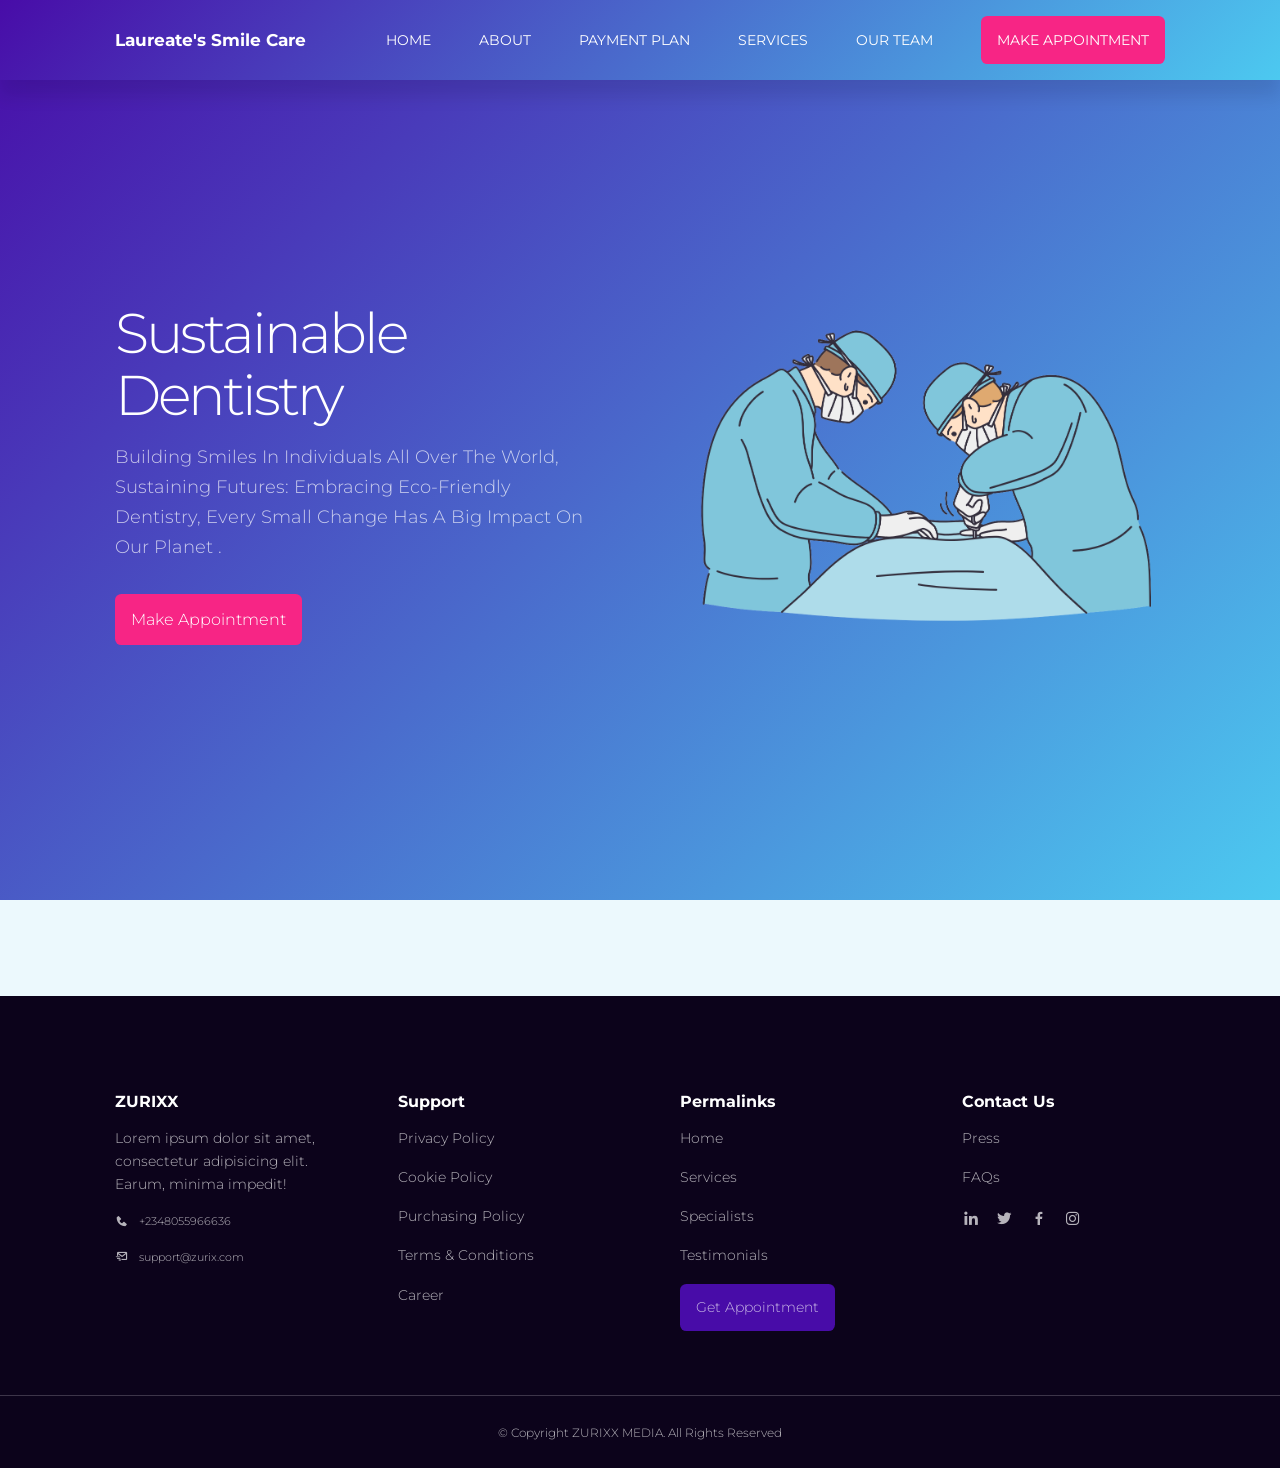
<file: about/sustainable dentistry.html>
<!DOCTYPE html>
<html lang="en">
<head>
    <meta charset="UTF-8">
    <meta http-equiv="X-UA-Compatible" content="IE-edge">
    <meta name="viewport" content="width=device-width, initial-scale=1.0">
    <title>Laureate's Smile Care</title>
    <!--MINIFIED CSS -->
    <link rel="stylesheet" href="./css/style.min.css">
    <!-- BOXICONS CDN -->
    <link href='https://unpkg.com/boxicons@2.1.1/css/boxicons.min.css' rel="stylesheet">
    <!-- Link Swiper's CSS -->
    <link rel="stylesheet" href="https://unpkg.com/swiper/swiper-bundle.min.css"/>
</head>
<body>
    <nav>
        <div class="container">
            <a href="h3" class="nav__logo"><h3>Laureate's Smile Care</h3></a>
            <ul id="nav__items">

                <li><a href="index.html">HOME</a></li>
                <li><a href="#">ABOUT</a>
                    <ul>
                        <li><a href="why choose us.html"><h4>WHY CHOOSE US</h4></a></li>
                        <li><a href="#"><h4>SUSTAINABLE DENTISTRY</h4></a></li>
                        <li><a href="testimonials.html"><h4>PATIENT TESTIMONIALS</h4></a></li>
                    </ul>
                </li>
                <li><a href="#">PAYMENT PLAN</a>
                <ul>
                    <li><a href="/payment/nhs fee.html"><h4>NHS FEE GUIDE</h4></a></li>
                    <li><a href="/payment/private fee.html"><h4>PRIVATE DENTISTRY</h4></a></li>
                </ul>
                </li>
                <li><a href="#">SERVICES</a>
                <ul>
                        <li><a href="/services/dental.html"><h4>DENTAL TREATMENT</h4></a></li>
                        <li><a href="/services/facial.html"><h4>FACIAL AESTHETICS</h4></a></li>
                        <li><a href="/services/cosmetic.html"><h4>COSMETIC WORKS</h4></a></li>
                </ul>
                </li>
                <li><a href="#">OUR TEAM</a>
                <ul>
                    <li><a href="/our team/director.html"><h4>DIRECTOR</h4></a></li>
                    <li><a href="/our team/associate.html"><h4>ASSOCIATE DIRECTOR</h4></a></li>
                    <li><a href="/our team/secretory.html"><h4>SECRETORY</h4></a></li>
                </ul>
                </li>
                <li><a href="#appointment" class="btn">MAKE APPOINTMENT</a></li>
            </ul>

            <button id="open__nav-btn"><i class='bx bx-menu'></i></button>
            <button id="close__nav-btn"><i class='bx bx-x' ></i></button>
        </div>
    </nav>
    <!--============================ END OF NAV ============================-->




    <header>
        <div class="container">
            <div class="header__content">
                <h1>Sustainable Dentistry</h1>
                <p>
                    Building Smiles In Individuals All  Over The World, Sustaining Futures: Embracing Eco-Friendly Dentistry, Every Small Change Has A Big Impact On Our Planet .
                </p>
                <a href="#appointment" class="btn">Make Appointment</a>
            </div>
            <div class="header__image">
                <img src="./assets/operate.png" alt="Header Image">
            </div>
        </div>
    </header>
<!--============================ END OF HEADER ============================-->








<footer>
    <div class="container">
        <article>
            <a href="#" class="footer__logo"><h3>ZURIXX</h3></a>
            <p>
                Lorem ipsum dolor sit amet, consectetur adipisicing elit. Earum, minima impedit!
            </p>
            <div>
                <i class="bx bxs-phone"></i>
                <small>+2348055966636</small>
            </div>
            <div>
                <i class="bx bx-mail-send"></i>
                <small>support@zurix.com</small>
            </div>
        </article>
        <article>
            <h3>Support</h3>
            <a href="#">Privacy Policy</a>
            <a href="#">Cookie Policy</a>
            <a href="#">Purchasing Policy</a>
            <a href="#">Terms & Conditions</a>
            <a href="#">Career</a>
        </article>

        <article>
            <h3>Permalinks</h3>
            <a href="#">Home</a>
            <a href="#services">Services</a>
            <a href="#specialists">Specialists</a>
            <a href="#testimonials">Testimonials</a>
            <a href="#appointment" class="btn-primary">Get Appointment</a>
        </article>

        <article>
            <h3>Contact Us</h3>
            <p>Press</p>
            <p>FAQs</p>
            <div class="footer__socials">
                <a href="#"><i class="bx bxl-linkedin"></i></a>
                <a href="#"><i class="bx bxl-twitter"></i></a>
                <a href="#"><i class="bx bxl-facebook"></i></a>
                <a href="#"><i class="bx bxl-instagram"></i></a>
            </div>
        </article>    
    </div>
    <div class="copyright">
        <small>&copy; Copyright ZURIXX MEDIA. All Rights Reserved</small>
    </div>
</footer>





<!-- Swiper JS -->
<script src="https://unpkg.com/swiper/swiper-bundle.min.js"></script>
<script src="./main.js"></script>
</body>
</html>
</file>
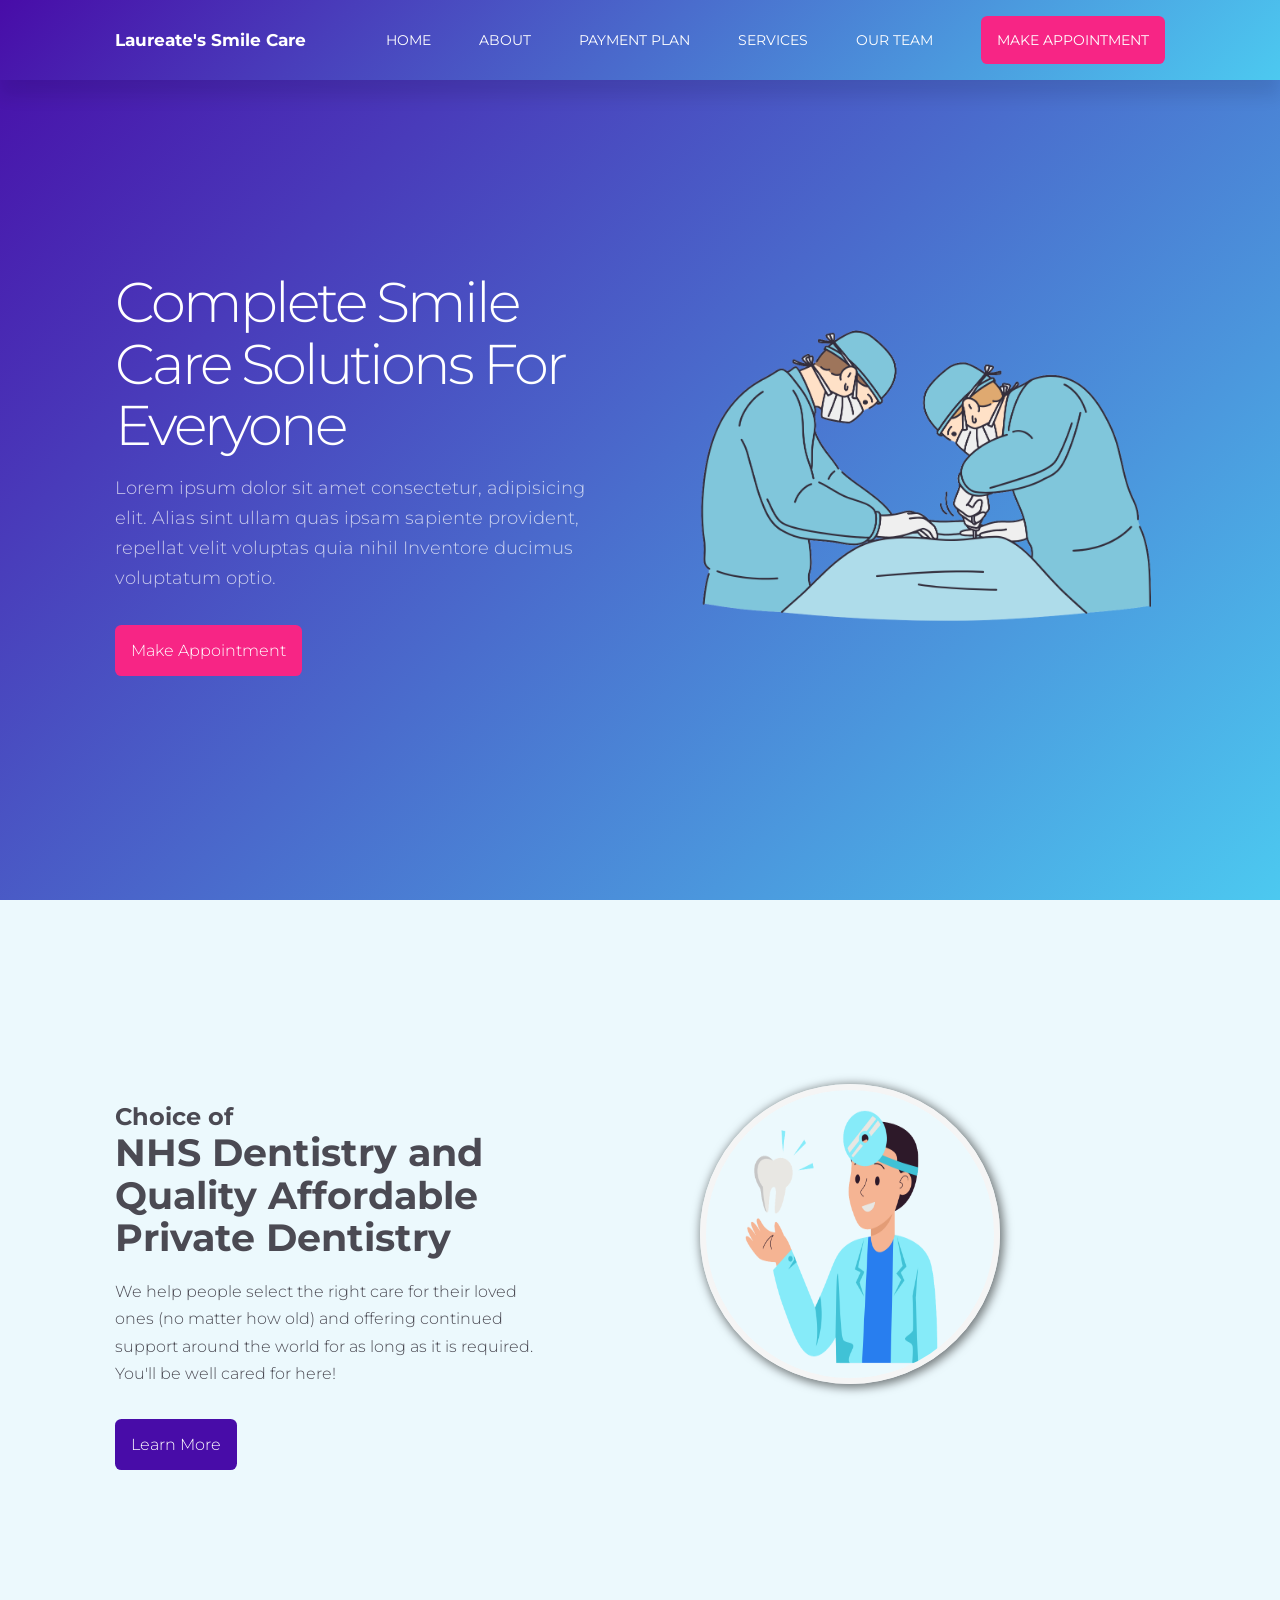
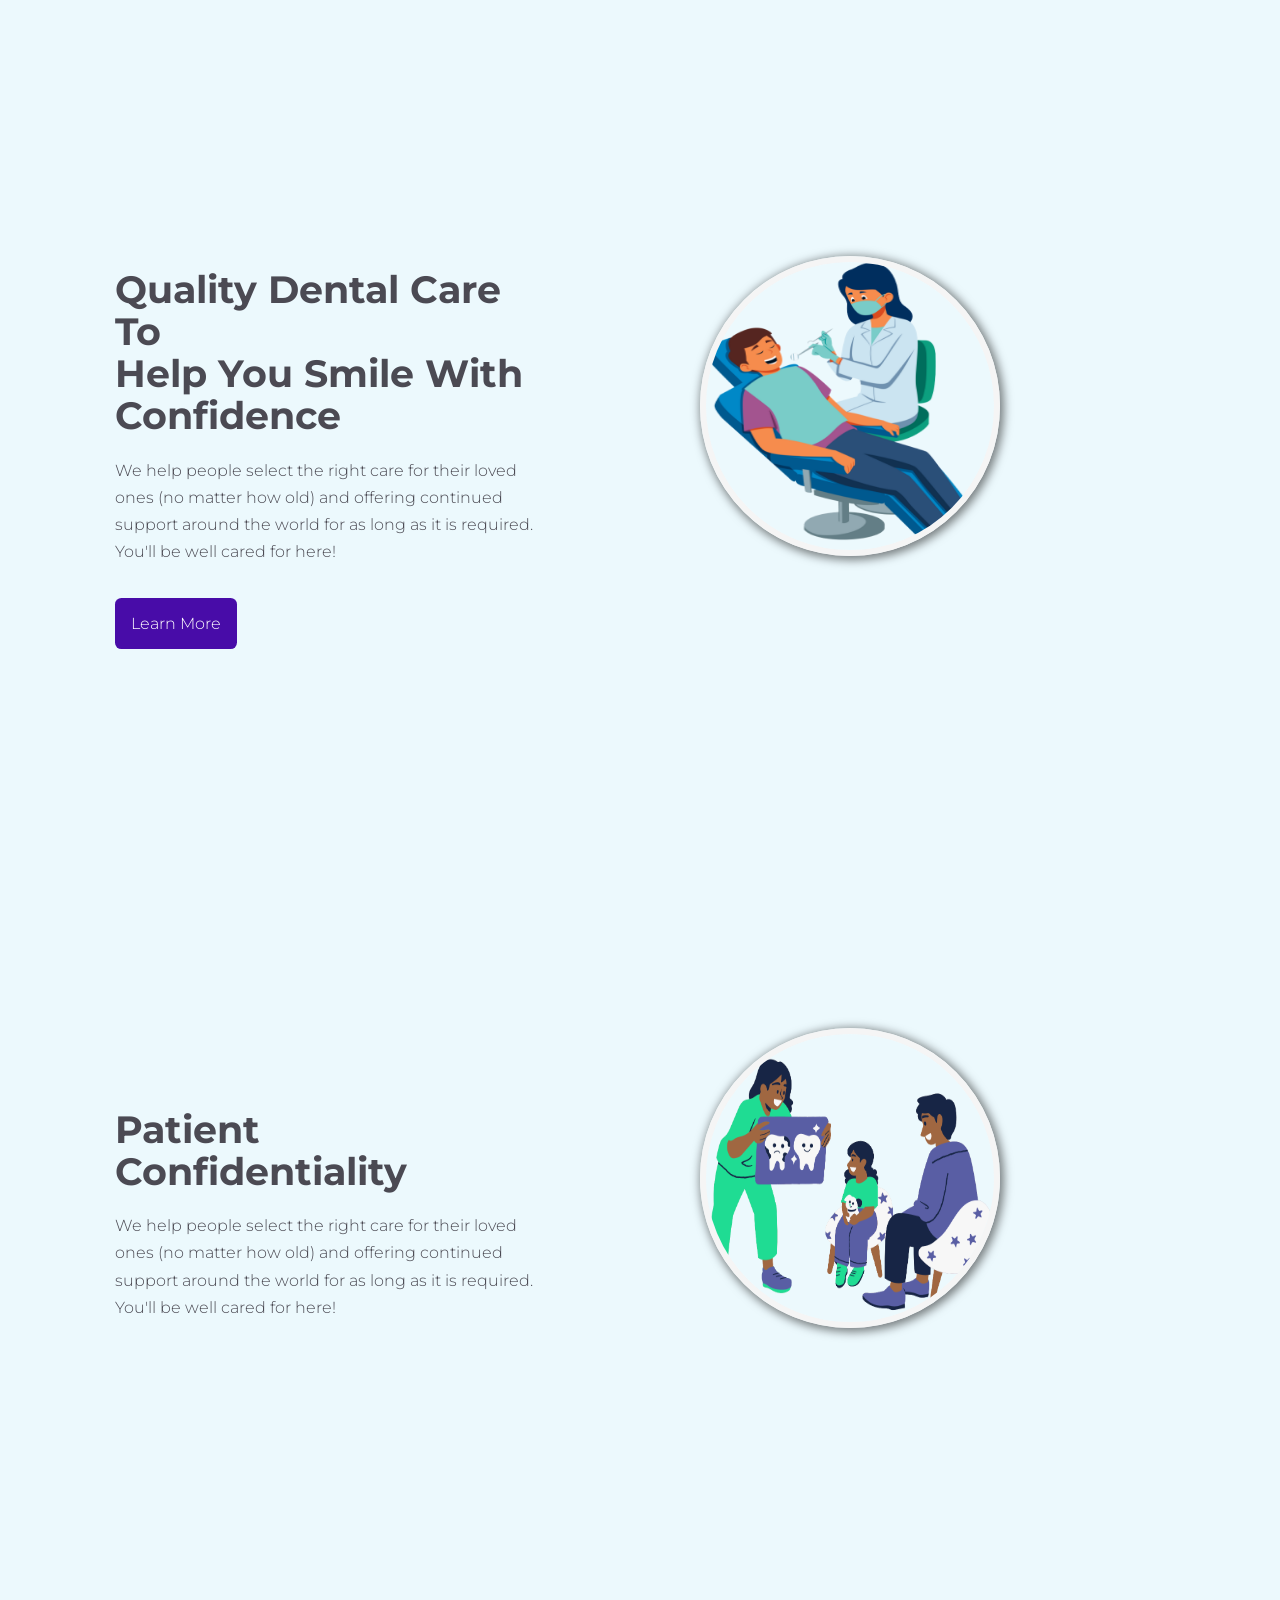
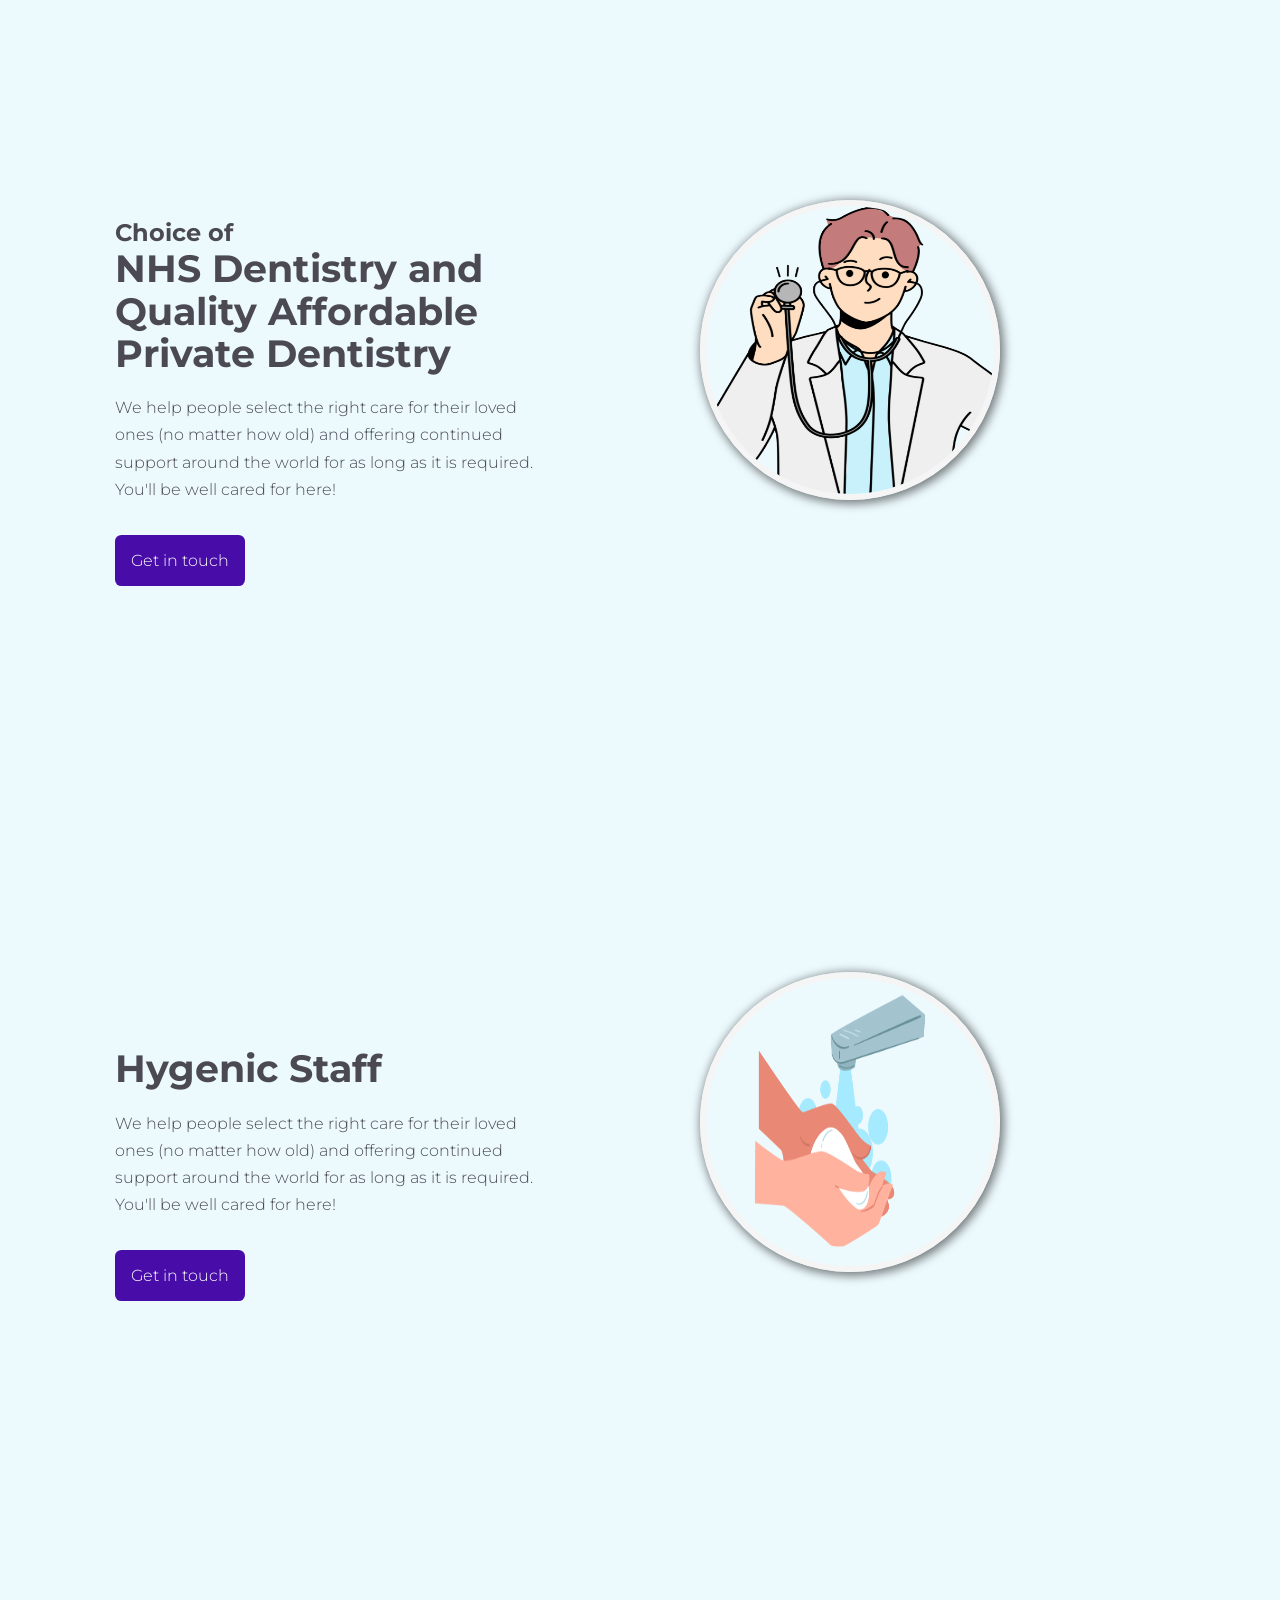
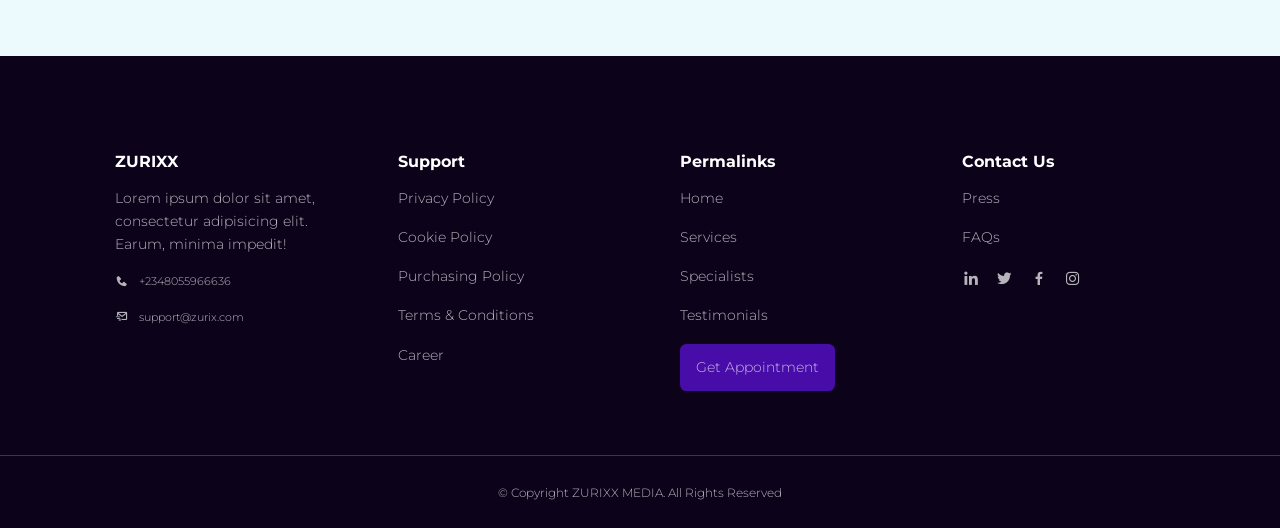
<file: about/why choose us.html>
<!DOCTYPE html>
<html lang="en">
<head>
    <meta charset="UTF-8">
    <meta http-equiv="X-UA-Compatible" content="IE-edge">
    <meta name="viewport" content="width=device-width, initial-scale=1.0">
    <title>Laureate's Smile Care</title>
    <!--MINIFIED CSS -->
    <link rel="stylesheet" href="../css/style.min.css">
    <!-- BOXICONS CDN -->
    <link href='https://unpkg.com/boxicons@2.1.1/css/boxicons.min.css' rel="stylesheet">
    <!-- Link Swiper's CSS -->
    <link rel="stylesheet" href="https://unpkg.com/swiper/swiper-bundle.min.css"/>
</head>
<body>
    <nav>
        <div class="container">
            <a href="h3" class="nav__logo"><h3>Laureate's Smile Care</h3></a>
            <ul id="nav__items">

                <li><a href="index.html">HOME</a></li>
                <li><a href="#">ABOUT</a>
                    <ul>
                        <li><a href="#"><h4>WHY CHOOSE US</h4></a></li>
                        <li><a href="sustainable dentistry.html"><h4>SUSTAINABLE DENTISTRY</h4></a></li>
                        <li><a href="about/testimonials.html"><h4>PATIENT TESTIMONIALS</h4></a></li>
                    </ul>
                </li>
                <li><a href="#">PAYMENT PLAN</a>
                <ul>
                    <li><a href="/payment/nhs fee.html"><h4>NHS FEE GUIDE</h4></a></li>
                    <li><a href="/payment/private fee.html"><h4>PRIVATE DENTISTRY</h4></a></li>
                </ul>
                </li>
                <li><a href="#">SERVICES</a>
                <ul>
                        <li><a href="/services/dental.html"><h4>DENTAL TREATMENT</h4></a></li>
                        <li><a href="/services/facial.html"><h4>FACIAL AESTHETICS</h4></a></li>
                        <li><a href="/services/cosmetic.html"><h4>COSMETIC WORKS</h4></a></li>
                </ul>
                </li>
                <li><a href="#">OUR TEAM</a>
                    <ul>
                        <li><a href="/our team/director.html"><h4>DIRECTOR</h4></a></li>
                        <li><a href="/our team/associate.html"><h4>ASSOCIATE DIRECTOR</h4></a></li>
                        <li><a href="/our team/secretory.html"><h4>SECRETORY</h4></a></li>
                    </ul>
                </li>
                <li><a href="#appointment" class="btn">MAKE APPOINTMENT</a></li>
            </ul>

            <button id="open__nav-btn"><i class='bx bx-menu'></i></button>
            <button id="close__nav-btn"><i class='bx bx-x' ></i></button>
        </div>
    </nav>
    <!--============================ END OF NAV ============================-->







    <header>
        <div class="container">
            <div class="header__content">
                <h1>Complete Smile Care Solutions For Everyone</h1>
                <p>
                    Lorem ipsum dolor sit amet consectetur, adipisicing elit. Alias sint ullam quas ipsam sapiente provident, repellat velit voluptas quia nihil Inventore ducimus voluptatum optio.
                </p>
                <a href="#appointment" class="btn">Make Appointment</a>
            </div>
            <div class="header__image">
                <img src="./assets/operate.png" alt="Header Image">
            </div>
        </div>
    </header>
<!--============================ END OF HEADER ============================-->




<section id="purpose">
    <div class="container purpose__container">
        <div class="purpose__left">
            <div>
                <h2>Choice of</h2>
                <h1>NHS Dentistry and Quality Affordable<br/> Private Dentistry</h1>
                <p>
                    We help people select the right care for their loved ones (no matter how old) and offering continued support around the world for as long as it is required. You'll be well cared for here!
                </p>
                <a href="/payment/nhs fee.html" class="btn btn-primary btn-lg">Learn More</a>
            </div>             
        </div>
    
        <div class="purpose__right">
            <div class="purpose__image">
                <img src="/assets/nhs.png">
            </div>
        </div>
    </div>
    </section>



    
<section id="purpose">
    <div class="container purpose__container">
        <div class="purpose__left">
            <div>
                <h1>Quality Dental Care To<br/> Help You Smile With Confidence</h1>
                <p>
                    We help people select the right care for their loved ones (no matter how old) and offering continued support around the world for as long as it is required. You'll be well cared for here!
                </p>
                <a href="/services/dental.html" class="btn btn-primary btn-lg">Learn More</a>
            </div>             
        </div>
    
        <div class="purpose__right">
            <div class="purpose__image">
                <img src="/assets/quality care 2.png">
            </div>
            <div class="purpose__right-bg"></div>
        </div>
    </div>
    </section>



        
<section id="purpose">
    <div class="container purpose__container">
        <div class="purpose__left">
            <div>
                <h1>Patient Confidentiality</h1>
                <p>
                    We help people select the right care for their loved ones (no matter how old) and offering continued support around the world for as long as it is required. You'll be well cared for here!
                </p>
            </div>             
        </div>
    
        <div class="purpose__right">
            <div class="purpose__image">
                <img src="/assets/patient confidentiality.png">
            </div>
            <div class="purpose__right-bg"></div>
        </div>
    </div>
    </section>



        
<section id="purpose">
    <div class="container purpose__container">
        <div class="purpose__left">
            <div>
                <h2>Choice of</h2>
                <h1>NHS Dentistry and Quality Affordable<br/> Private Dentistry</h1>
                <p>
                    We help people select the right care for their loved ones (no matter how old) and offering continued support around the world for as long as it is required. You'll be well cared for here!
                </p>
                <a href="/appointment/appointment.html" class="btn btn-primary btn-lg">Get in touch</a>
            </div>             
        </div>
    
        <div class="purpose__right">
            <div class="purpose__image">
                <img src="/assets/doc1.png">
            </div>
            <div class="purpose__right-bg"></div>
        </div>
    </div>
    </section>



        
<section id="purpose">
    <div class="container purpose__container">
        <div class="purpose__left">
            <div>
                <h2></h2>
                <h1>Hygenic Staff</h1>
                <p>
                    We help people select the right care for their loved ones (no matter how old) and offering continued support around the world for as long as it is required. You'll be well cared for here!
                </p>
                <a href="/appointment/appointment.html" class="btn btn-primary btn-lg">Get in touch</a>
            </div>             
        </div>
    
        <div class="purpose__right">
            <div class="purpose__image">
                <img src="/assets/clean.png">
            </div>
            <div class="purpose__right-bg"></div>
        </div>
    </div>
    </section>







<footer>
    <div class="container">
        <article>
            <a href="#" class="footer__logo"><h3>ZURIXX</h3></a>
            <p>
                Lorem ipsum dolor sit amet, consectetur adipisicing elit. Earum, minima impedit!
            </p>
            <div>
                <i class="bx bxs-phone"></i>
                <small>+2348055966636</small>
            </div>
            <div>
                <i class="bx bx-mail-send"></i>
                <small>support@zurix.com</small>
            </div>
        </article>
        <article>
            <h3>Support</h3>
            <a href="#">Privacy Policy</a>
            <a href="#">Cookie Policy</a>
            <a href="#">Purchasing Policy</a>
            <a href="#">Terms & Conditions</a>
            <a href="#">Career</a>
        </article>

        <article>
            <h3>Permalinks</h3>
            <a href="#">Home</a>
            <a href="#">Services</a>
            <a href="#">Specialists</a>
            <a href="./testimonials.html">Testimonials</a>
            <a href="/appointment/appointment.html" class="btn-primary">Get Appointment</a>
        </article>

        <article>
            <h3>Contact Us</h3>
            <p>Press</p>
            <p>FAQs</p>
            <div class="footer__socials">
                <a href="#"><i class="bx bxl-linkedin"></i></a>
                <a href="#"><i class="bx bxl-twitter"></i></a>
                <a href="#"><i class="bx bxl-facebook"></i></a>
                <a href="#"><i class="bx bxl-instagram"></i></a>
            </div>
        </article>    
    </div>
    <div class="copyright">
        <small>&copy; Copyright ZURIXX MEDIA. All Rights Reserved</small>
    </div>
</footer>





<!-- Swiper JS -->
<script src="https://unpkg.com/swiper/swiper-bundle.min.js"></script>
<script src="./main.js"></script>
</body>
</html>
</file>
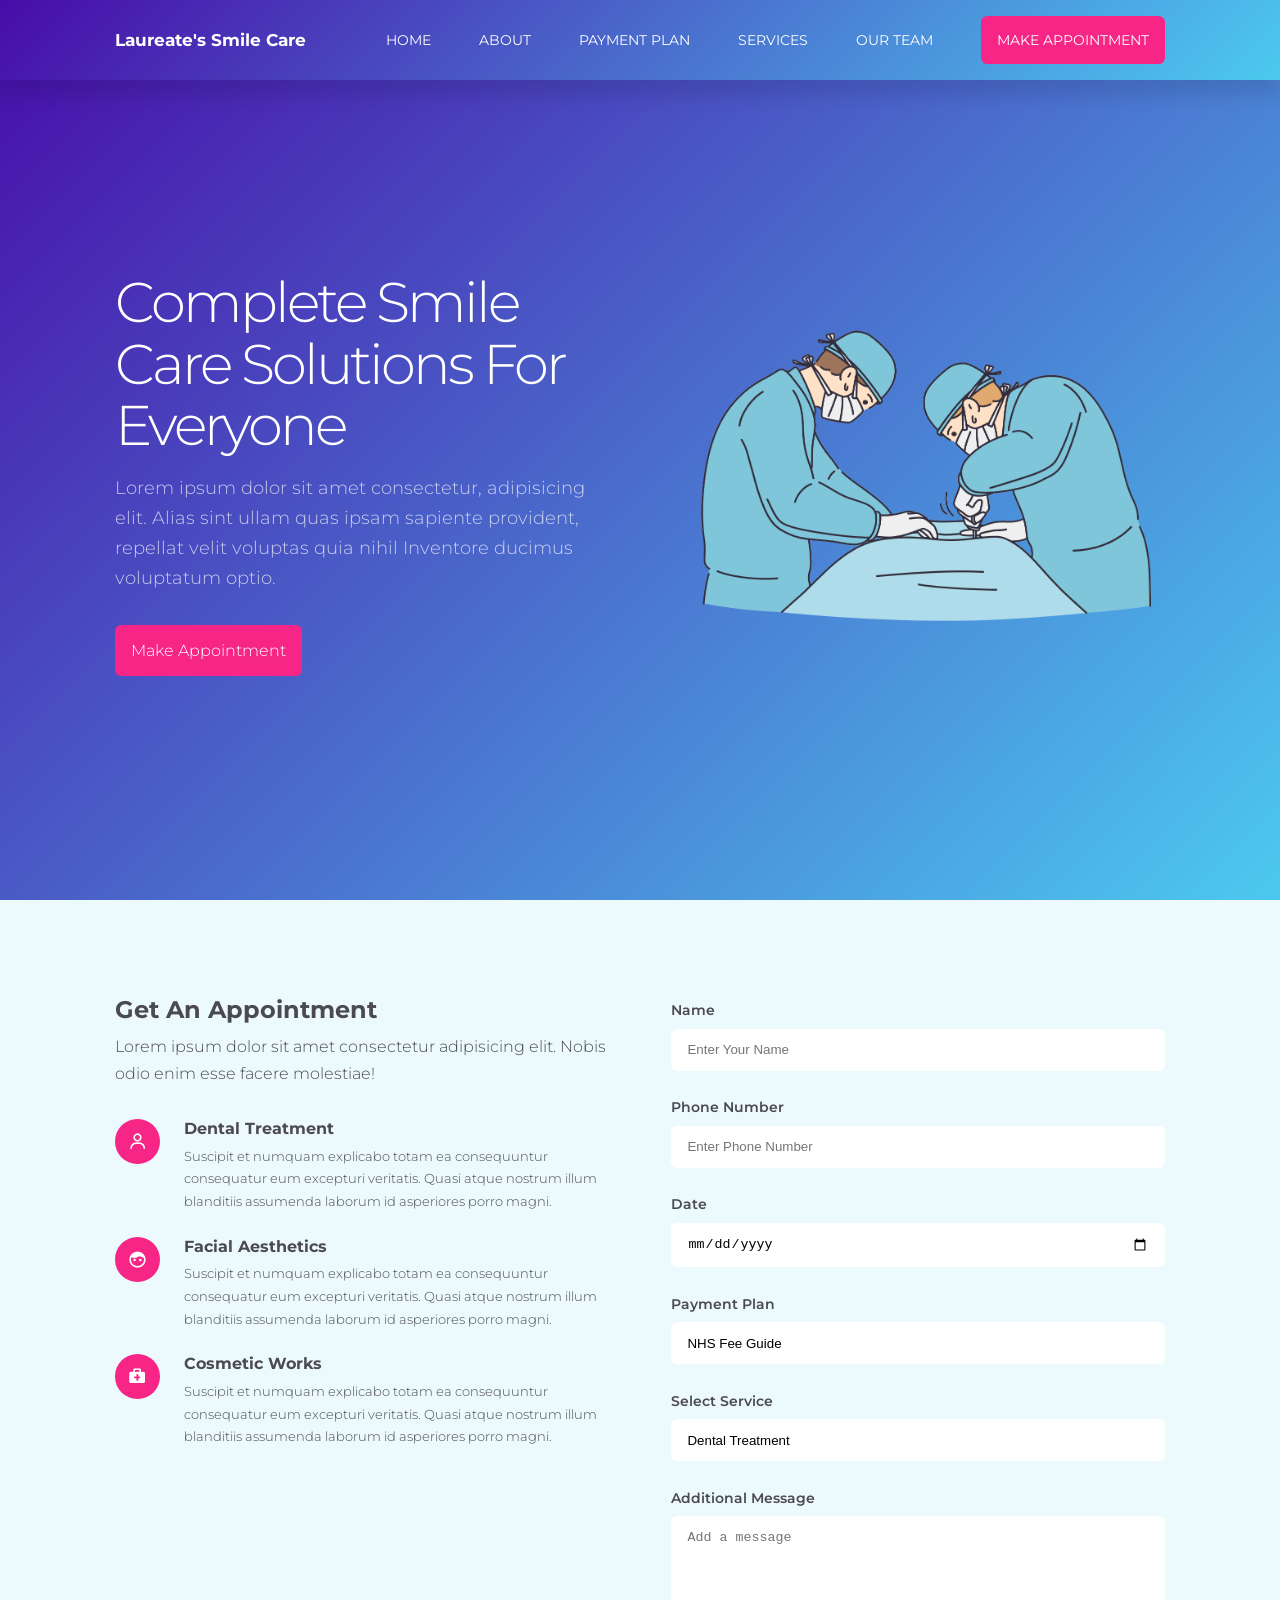
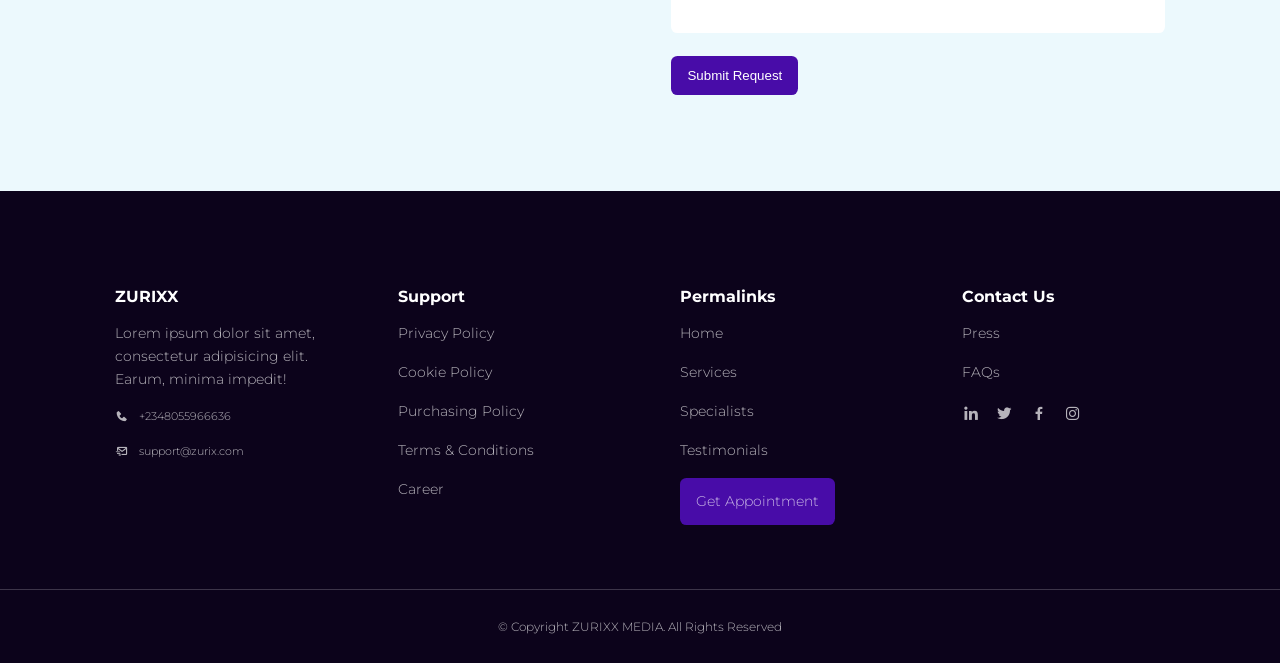
<file: appointment/appointment.html>
<!DOCTYPE html>
<html lang="en">
<head>
    <meta charset="UTF-8">
    <meta http-equiv="X-UA-Compatible" content="IE-edge">
    <meta name="viewport" content="width=device-width, initial-scale=1.0">
    <title>Laureate's Smile Care</title>
    <!--MINIFIED CSS -->
    <link rel="stylesheet" href="./css/style.min.css">
    <!-- BOXICONS CDN -->
    <link href='https://unpkg.com/boxicons@2.1.1/css/boxicons.min.css' rel="stylesheet">
    <!-- Link Swiper's CSS -->
    <link rel="stylesheet" href="https://unpkg.com/swiper/swiper-bundle.min.css"/>
</head>
<body>
    <nav>
        <div class="container">
            <a href="h3" class="nav__logo"><h3>Laureate's Smile Care</h3></a>
            <ul id="nav__items">

                <li><a href="index.html">HOME</a></li>
                <li><a href="#">ABOUT</a>
                    <ul>
                        <li><a href="/about/why choose us.html"><h4>WHY CHOOSE US</h4></a></li>
                        <li><a href="/about/sustainable dentistry.html"><h4>SUSTAINABLE DENTISTRY</h4></a></li>
                        <li><a href="/about/testimonials.html"><h4>PATIENT TESTIMONIALS</h4></a></li>
                    </ul>
                </li>
                <li><a href="#">PAYMENT PLAN</a>
                <ul>
                    <li><a href="/payment/nhs fee.html"><h4>NHS FEE GUIDE</h4></a></li>
                    <li><a href="/payment/private fee.html"><h4>PRIVATE DENTISTRY</h4></a></li>
                </ul>
                </li>
                <li><a href="#">SERVICES</a>
                <ul>
                        <li><a href="/services/dental.html"><h4>DENTAL TREATMENT</h4></a></li>
                        <li><a href="./services/facial.html"><h4>FACIAL AESTHETICS</h4></a></li>
                        <li><a href="./services/cosmetic.html"><h4>COSMETIC WORKS</h4></a></li>
                </ul>
                </li>
                <li><a href="#">OUR TEAM</a>
                <ul>
                    <li><a href="/our team/director.html"><h4>DIRECTOR</h4></a></li>
                    <li><a href="/our team/associate.html"><h4>ASSOCIATE DIRECTOR</h4></a></li>
                    <li><a href="/our team/secretory.html"><h4>SECRETORY</h4></a></li>
                </ul>
                </li>
                <li><a href="/appointment/appointment.html" class="btn">MAKE APPOINTMENT</a></li>
            </ul>

            <button id="open__nav-btn"><i class='bx bx-menu'></i></button>
            <button id="close__nav-btn"><i class='bx bx-x' ></i></button>
        </div>
    </nav>
    <!--============================ END OF NAV ============================-->







    <header>
        <div class="container">
            <div class="header__content">
                <h1>Complete Smile Care Solutions For Everyone</h1>
                <p>
                    Lorem ipsum dolor sit amet consectetur, adipisicing elit. Alias sint ullam quas ipsam sapiente provident, repellat velit voluptas quia nihil Inventore ducimus voluptatum optio.
                </p>
                <a href="#appointment" class="btn">Make Appointment</a>
            </div>
            <div class="header__image">
                <img src="./assets/operate.png" alt="Header Image">
            </div>
        </div>
    </header>
<!--============================ END OF HEADER ============================-->






<section id="appointment">
    <div class="container">
        <div class="info">
            <h2>Get An Appointment</h2>
            <p>
                Lorem ipsum dolor sit amet consectetur adipisicing elit. Nobis odio enim esse facere molestiae!
            </p>

            <article>
                <div class="info__icon">
                    <i class='bx bx-user'></i>
                </div>
                <div>
                    <h4>Dental Treatment</h4>
                    <small>    
                    Suscipit et numquam explicabo totam ea consequuntur consequatur eum excepturi veritatis. Quasi atque nostrum illum blanditiis assumenda laborum id asperiores porro magni.
                    </small>
                </div>
            </article>
            <article>
                <div class="info__icon">
                    <i class='bx bxs-face'></i>
                </div>
                <div>
                    <h4>Facial Aesthetics</h4>
                    <small>
                        Suscipit et numquam explicabo totam ea consequuntur consequatur eum excepturi veritatis. Quasi atque nostrum illum blanditiis assumenda laborum id asperiores porro magni.
                    </small>
                </div>
            </article>
            <article>
                <div class="info__icon">
                    <i class='bx bxs-first-aid'></i>
                </div>
                <div>
                    <h4>Cosmetic Works</h4>
                    <small>
                        Suscipit et numquam explicabo totam ea consequuntur consequatur eum excepturi veritatis. Quasi atque nostrum illum blanditiis assumenda laborum id asperiores porro magni.
                    </small>
                </div>
            </article>
        </div>

        <form action="https://formspree.io/f/xpwzrraw" method="POST">
            <div class="form__group">
                <label for="name">Name</label>
                <input type="text" placeholder="Enter Your Name" name="Patient's Name" id="name" required>
            </div>
            <div class="form__group">
                <label for="phone">Phone Number</label>
                <input type="number" placeholder="Enter Phone Number" name="Phone Number" id="phone" required>
            </div>
            <div class="form__group">
                <label for="date">Date</label>
                <input type="date" placeholder="Choose a date" name="Date" id="date" required>
            </div>
            <div class="form__group">
                <label for="payment">Payment Plan</label>
                <select name="payment" id="payment" required>
                    <option value="NHS Fee Guide">NHS Fee Guide</option>
                    <option value="Private">Private Dentistry</option>
                </select>
            </div>
            <div class="form__group">
                <label for="doctor">Select Service</label>
                <select name="Doctor" id="doctor" required>
                    <option value="Dental Treatment">Dental Treatment</option>
                    <option value="Facial Aesthetics">Facial Aesthetics</option>
                    <option value="Cosmetic Care">Cosmetic Care</option>
                </select>
            </div>
            <div class="form__group">
                <label for="message">Additional Message</label>
                <textarea name="Added Message" id="message" rows="6" placeholder="Add a message" required></textarea>
            </div>
            <input type="submit" value="Submit Request" class="btn-primary">
        </form>
    </div>
</section>
<!--============================ END OF APPOINTMENT ============================-->







<footer>
    <div class="container">
        <article>
            <a href="#" class="footer__logo"><h3>ZURIXX</h3></a>
            <p>
                Lorem ipsum dolor sit amet, consectetur adipisicing elit. Earum, minima impedit!
            </p>
            <div>
                <i class="bx bxs-phone"></i>
                <small>+2348055966636</small>
            </div>
            <div>
                <i class="bx bx-mail-send"></i>
                <small>support@zurix.com</small>
            </div>
        </article>
        <article>
            <h3>Support</h3>
            <a href="#">Privacy Policy</a>
            <a href="#">Cookie Policy</a>
            <a href="#">Purchasing Policy</a>
            <a href="#">Terms & Conditions</a>
            <a href="#">Career</a>
        </article>

        <article>
            <h3>Permalinks</h3>
            <a href="#">Home</a>
            <a href="#services">Services</a>
            <a href="#specialists">Specialists</a>
            <a href="#testimonials">Testimonials</a>
            <a href="#appointment" class="btn-primary">Get Appointment</a>
        </article>

        <article>
            <h3>Contact Us</h3>
            <p>Press</p>
            <p>FAQs</p>
            <div class="footer__socials">
                <a href="#"><i class="bx bxl-linkedin"></i></a>
                <a href="#"><i class="bx bxl-twitter"></i></a>
                <a href="#"><i class="bx bxl-facebook"></i></a>
                <a href="#"><i class="bx bxl-instagram"></i></a>
            </div>
        </article>    
    </div>
    <div class="copyright">
        <small>&copy; Copyright ZURIXX MEDIA. All Rights Reserved</small>
    </div>
</footer>





<!-- Swiper JS -->
<script src="https://unpkg.com/swiper/swiper-bundle.min.js"></script>
<script src="./main.js"></script>
</body>
</html>
</file>
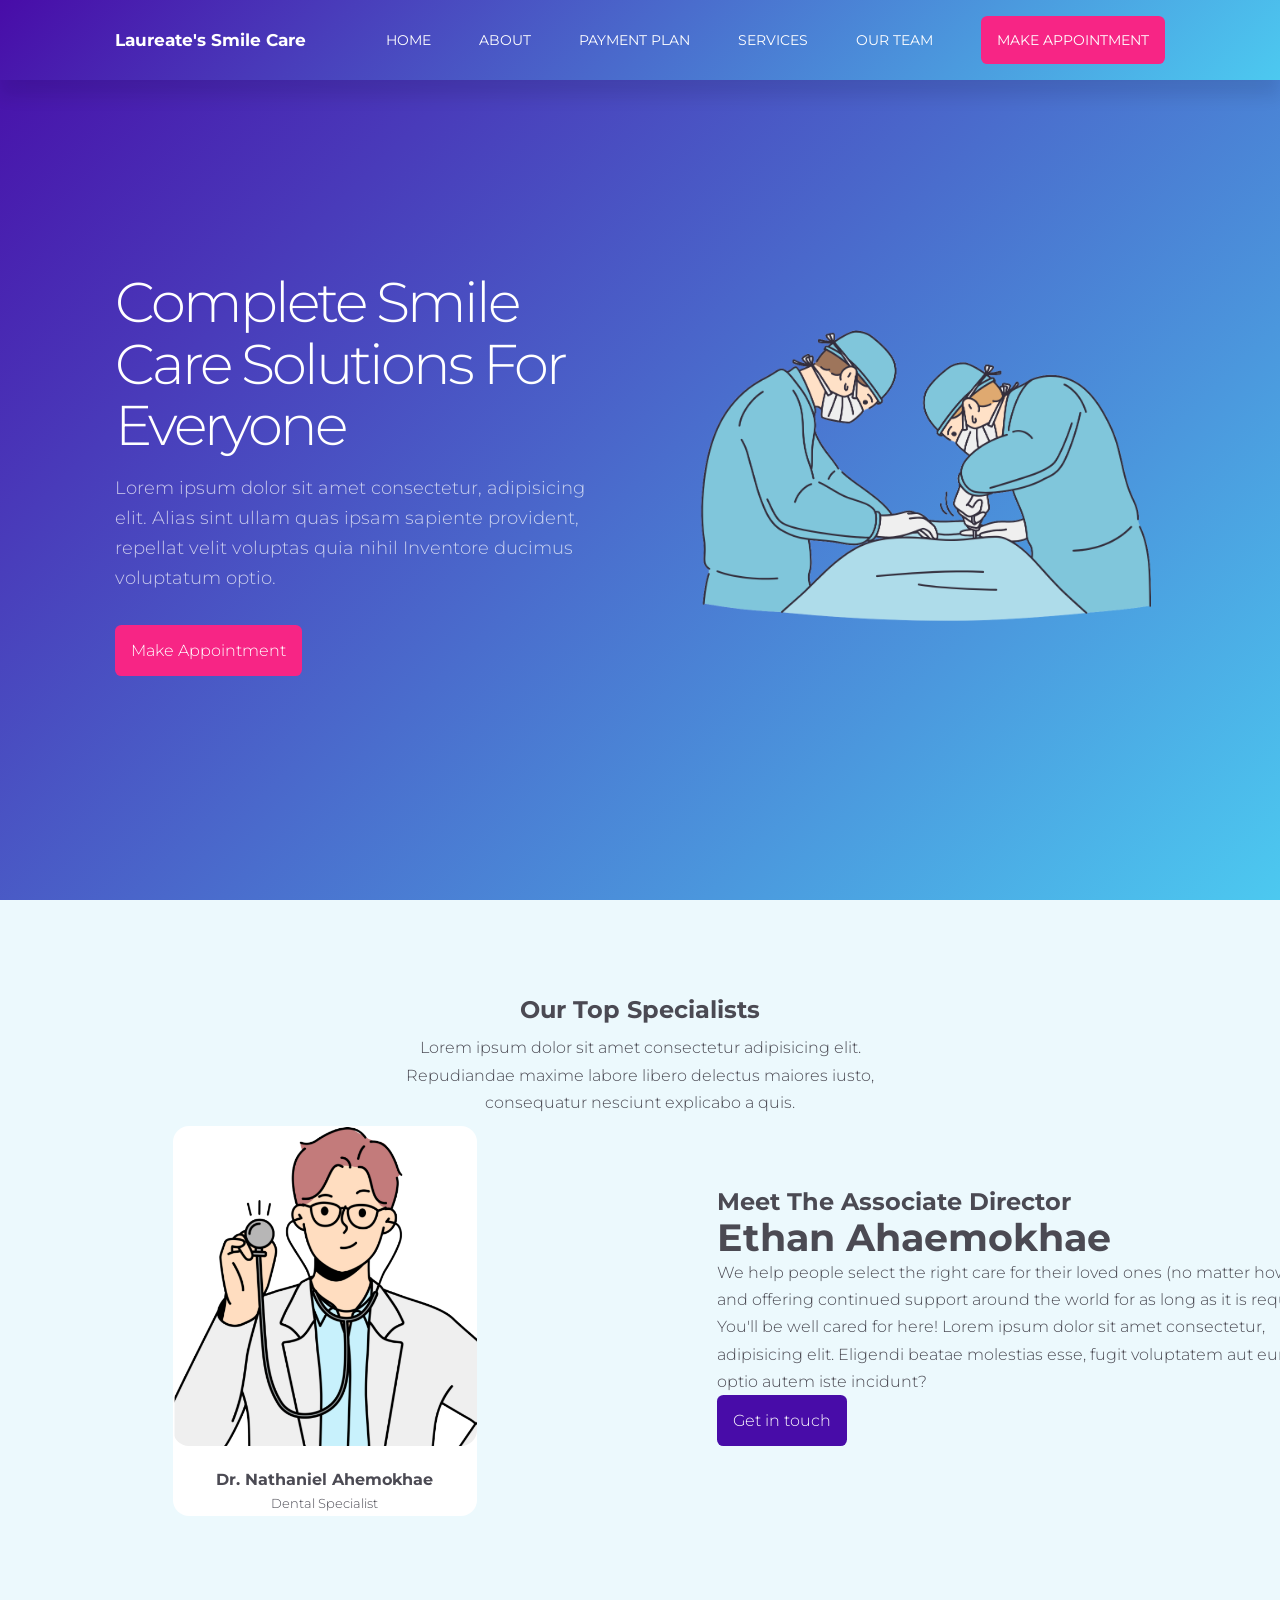
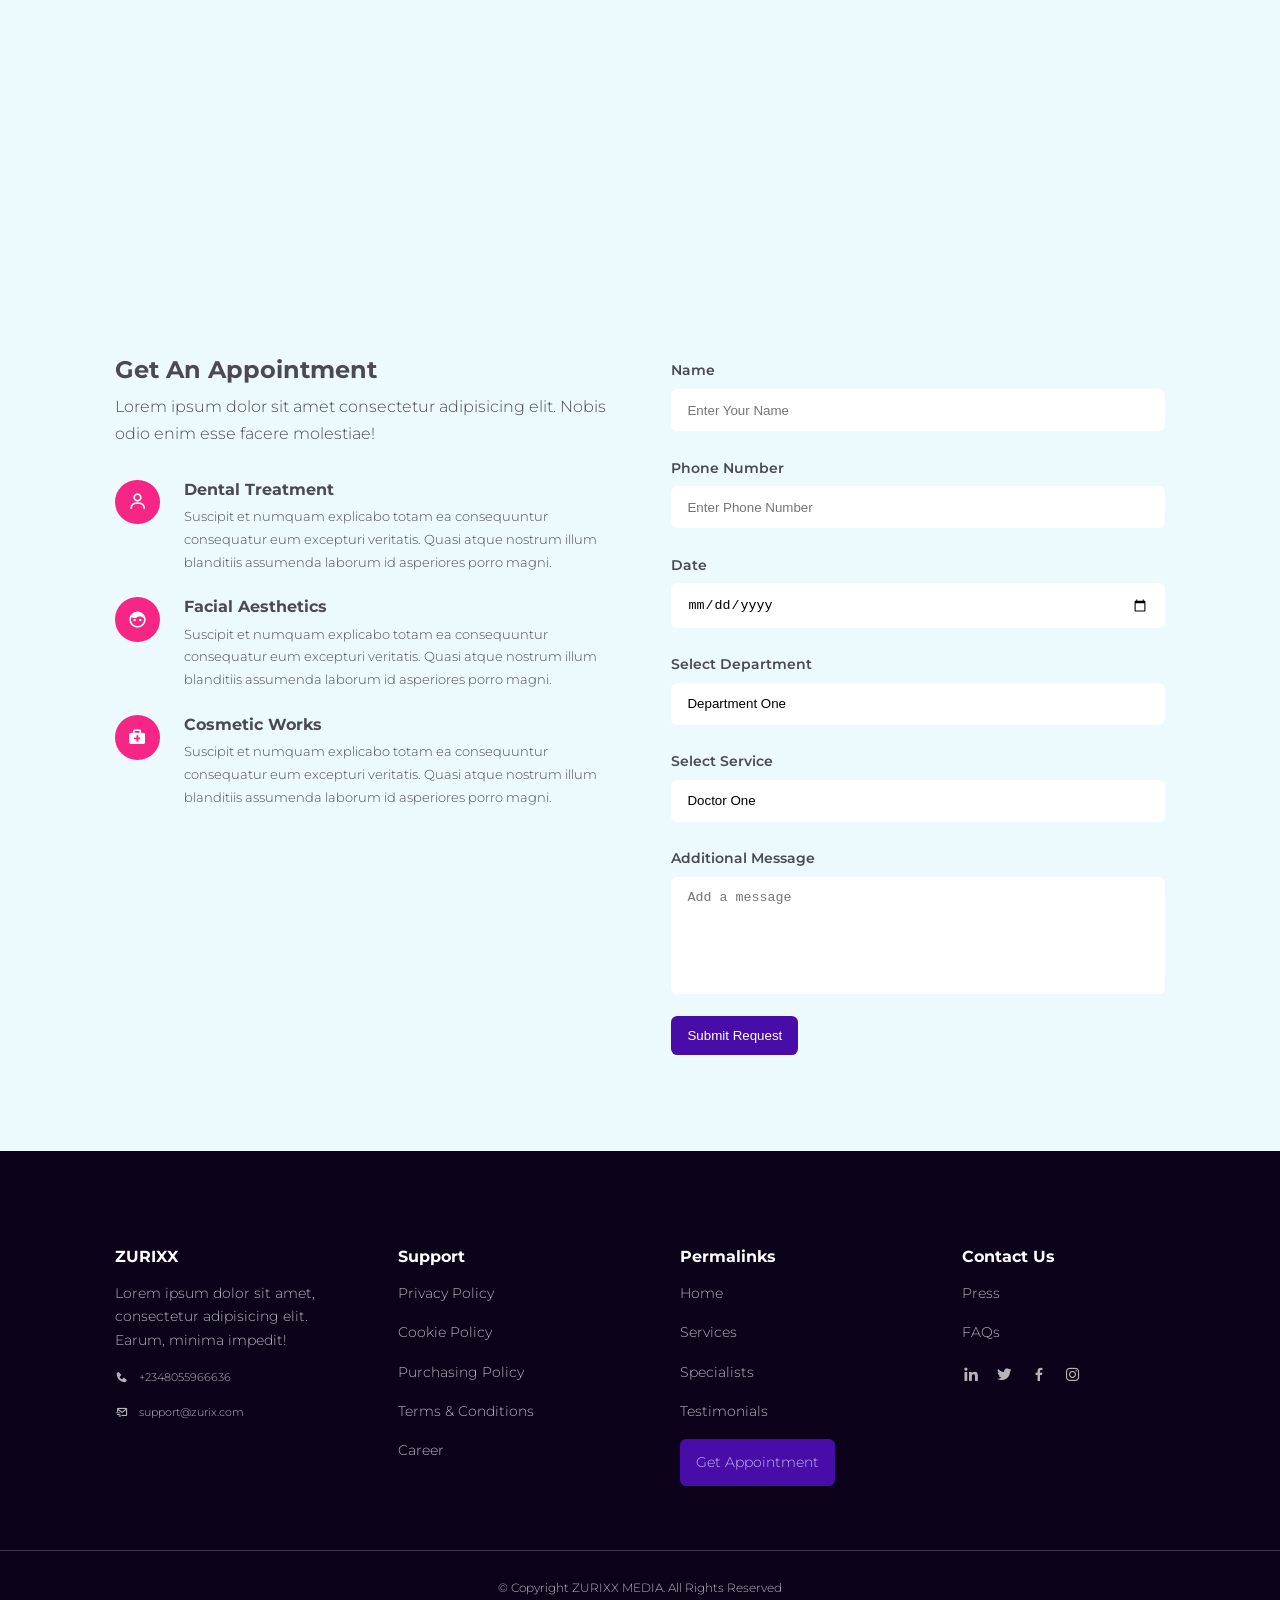
<file: our team/associate.html>
<!DOCTYPE html>
<html lang="en">
<head>
    <meta charset="UTF-8">
    <meta http-equiv="X-UA-Compatible" content="IE-edge">
    <meta name="viewport" content="width=device-width, initial-scale=1.0">
    <title>Laureate's Smile Care</title>
    <!--MINIFIED CSS -->
    <link rel="stylesheet" href="/css/style.min.css">
    <!-- BOXICONS CDN -->
    <link href='https://unpkg.com/boxicons@2.1.1/css/boxicons.min.css' rel="stylesheet">
    <!-- Link Swiper's CSS -->
    <link rel="stylesheet" href="https://unpkg.com/swiper/swiper-bundle.min.css"/>
</head>
<body>
    <nav>
        <div class="container">
            <a href="h3" class="nav__logo"><h3>Laureate's Smile Care</h3></a>
            <ul id="nav__items">

                <li><a href="index.html">HOME</a></li>
                <li><a href="#">ABOUT</a>
                    <ul>
                        <li><a href="/about/why choose us.html"><h4>WHY CHOOSE US</h4></a></li>
                        <li><a href="/about/sustainable dentistry.html"><h4>SUSTAINABLE DENTISTRY</h4></a></li>
                        <li><a href="/about/testimonials.html"><h4>PATIENT TESTIMONIALS</h4></a></li>
                    </ul>
                </li>
                <li><a href="#">PAYMENT PLAN</a>
                <ul>
                    <li><a href="/payment/nhs fee.html"><h4>NHS FEE GUIDE</h4></a></li>
                    <li><a href="/payment/private fee.html"><h4>PRIVATE DENTISTRY</h4></a></li>
                </ul>
                </li>
                <li><a href="#">SERVICES</a>
                <ul>
                        <li><a href="/services/dental.html"><h4>DENTAL TREATMENT</h4></a></li>
                        <li><a href="/services/facial.html"><h4>FACIAL AESTHETICS</h4></a></li>
                        <li><a href="/services/cosmetic.html"><h4>COSMETIC WORKS</h4></a></li>
                </ul>
                </li>
                <li><a href="#">OUR TEAM</a>
                    <ul>
                        <li><a href="/our team/director.html"><h4>DIRECTOR</h4></a></li>
                        <li><a href="/our team/associate.html"><h4>ASSOCIATE DIRECTOR</h4></a></li>
                        <li><a href="/our team/secretory.html"><h4>SECRETORY</h4></a></li>
                    </ul>
                </li>
                <li><a href="#appointment" class="btn">MAKE APPOINTMENT</a></li>
            </ul>

            <button id="open__nav-btn"><i class='bx bx-menu'></i></button>
            <button id="close__nav-btn"><i class='bx bx-x' ></i></button>
        </div>
    </nav>
    <!--============================ END OF NAV ============================-->







    <header>
        <div class="container">
            <div class="header__content">
                <h1>Complete Smile Care Solutions For Everyone</h1>
                <p>
                    Lorem ipsum dolor sit amet consectetur, adipisicing elit. Alias sint ullam quas ipsam sapiente provident, repellat velit voluptas quia nihil Inventore ducimus voluptatum optio.
                </p>
                <a href="#appointment" class="btn">Make Appointment</a>
            </div>
            <div class="header__image">
                <img src="./assets/operate.png" alt="Header Image">
            </div>
        </div>
    </header>
<!--============================ END OF HEADER ============================-->


<section id="specialists">
    <h2>Our Top Specialists</h2>
    <p>
        Lorem ipsum dolor sit amet consectetur adipisicing elit. Repudiandae maxime labore libero delectus maiores iusto, consequatur nesciunt explicabo a quis.
    </p>


    <div class="container">
        <div class="specialist__left">
            <div class="intro">
                <h2>Meet The Associate Director</h2>
                <h1>Ethan Ahaemokhae</h1>
                <p>
                    We help people select the right care for their loved ones (no matter how old) and offering continued support around the world for as long as it is required. You'll be well cared for here! Lorem ipsum dolor sit amet consectetur, adipisicing elit. Eligendi beatae molestias esse, fugit voluptatem aut eum optio autem iste incidunt?
                </p>
                <a href="/appointment/appointment.html" class="btn btn-primary btn-lg">Get in touch</a>
            </div>             
        </div>

        <div class="specialist__right">
            <article>
                <div class="specialist__image">
                    <img src="./assets/doc1.png" alt="Specialist One">
                </div>
                <div class="specialist__details">
                    <h4>Dr. Nathaniel Ahemokhae</h4>
                    <small>Dental Specialist</small>
                </div>
                <div class="specialist__socials">
                    <a href="https://linkedin.com" target="_blank"><i class="bx bxl-linkedin"></i></a>
                    <a href="https://x.com" target="_blank"><i class="bx bxl-twitter"></i></a>
                    <a href="https://facebook.com" target="_blank"><i class="bx bxl-facebook"></i></a>
                    <a href="https://instagram.com" target="_blank"><i class="bx bxl-instagram"></i></a>
                </div>
                <a href="https://api.whatsapp.com/send?phone=+2348038838408" class="specialist__whatsapp" target="_blank"><i class="bx bxl-whatsapp"></i></a>
            </article>
        </div>
    </div>
</section>
<!--============================ END OF SPECIALISTS ============================-->





<section id="appointment">
    <div class="container">
        <div class="info">
            <h2>Get An Appointment</h2>
            <p>
                Lorem ipsum dolor sit amet consectetur adipisicing elit. Nobis odio enim esse facere molestiae!
            </p>

            <article>
                <div class="info__icon">
                    <i class='bx bx-user'></i>
                </div>
                <div>
                    <h4>Dental Treatment</h4>
                    <small>    
                    Suscipit et numquam explicabo totam ea consequuntur consequatur eum excepturi veritatis. Quasi atque nostrum illum blanditiis assumenda laborum id asperiores porro magni.
                    </small>
                </div>
            </article>
            <article>
                <div class="info__icon">
                    <i class='bx bxs-face'></i>
                </div>
                <div>
                    <h4>Facial Aesthetics</h4>
                    <small>
                        Suscipit et numquam explicabo totam ea consequuntur consequatur eum excepturi veritatis. Quasi atque nostrum illum blanditiis assumenda laborum id asperiores porro magni.
                    </small>
                </div>
            </article>
            <article>
                <div class="info__icon">
                    <i class='bx bxs-first-aid'></i>
                </div>
                <div>
                    <h4>Cosmetic Works</h4>
                    <small>
                        Suscipit et numquam explicabo totam ea consequuntur consequatur eum excepturi veritatis. Quasi atque nostrum illum blanditiis assumenda laborum id asperiores porro magni.
                    </small>
                </div>
            </article>
        </div>

        <form action="https://formspree.io/f/xpwzrraw" method="POST">
            <div class="form__group">
                <label for="name">Name</label>
                <input type="text" placeholder="Enter Your Name" name="Patient's Name" id="name" required>
            </div>
            <div class="form__group">
                <label for="phone">Phone Number</label>
                <input type="number" placeholder="Enter Phone Number" name="Phone Number" id="phone" required>
            </div>
            <div class="form__group">
                <label for="date">Date</label>
                <input type="date" placeholder="Choose a date" name="Date" id="date" required>
            </div>
            <div class="form__group">
                <label for="department">Select Department</label>
                <select name="Doctor" id="doctor" required>
                    <option value="Department One">Department One</option>
                    <option value="Department Two">Department Two</option>
                    <option value="Department Three">Department Three</option>
                    <option value="Department Four">Department Four</option>
                    <option value="Department Five">Department Five</option>
                </select>
            </div>
            <div class="form__group">
                <label for="doctor">Select Service</label>
                <select name="Doctor" id="doctor" required>
                    <option value="Doctor One">Doctor One</option>
                    <option value="Doctor Two">Doctor Two</option>
                    <option value="Doctor Three">Doctor Three</option>
                    <option value="Doctor Four">Doctor Four</option>
                    <option value="Doctor Five">Doctor Five</option>
                </select>
            </div>
            <div class="form__group">
                <label for="message">Additional Message</label>
                <textarea name="Added Message" id="message" rows="6" placeholder="Add a message" required></textarea>
            </div>
            <input type="submit" value="Submit Request" class="btn-primary">
        </form>
    </div>
</section>
<!--============================ END OF APPOINTMENT ============================-->







<footer>
    <div class="container">
        <article>
            <a href="#" class="footer__logo"><h3>ZURIXX</h3></a>
            <p>
                Lorem ipsum dolor sit amet, consectetur adipisicing elit. Earum, minima impedit!
            </p>
            <div>
                <i class="bx bxs-phone"></i>
                <small>+2348055966636</small>
            </div>
            <div>
                <i class="bx bx-mail-send"></i>
                <small>support@zurix.com</small>
            </div>
        </article>
        <article>
            <h3>Support</h3>
            <a href="#">Privacy Policy</a>
            <a href="#">Cookie Policy</a>
            <a href="#">Purchasing Policy</a>
            <a href="#">Terms & Conditions</a>
            <a href="#">Career</a>
        </article>

        <article>
            <h3>Permalinks</h3>
            <a href="#">Home</a>
            <a href="#services">Services</a>
            <a href="#specialists">Specialists</a>
            <a href="#testimonials">Testimonials</a>
            <a href="#appointment" class="btn-primary">Get Appointment</a>
        </article>

        <article>
            <h3>Contact Us</h3>
            <p>Press</p>
            <p>FAQs</p>
            <div class="footer__socials">
                <a href="#"><i class="bx bxl-linkedin"></i></a>
                <a href="#"><i class="bx bxl-twitter"></i></a>
                <a href="#"><i class="bx bxl-facebook"></i></a>
                <a href="#"><i class="bx bxl-instagram"></i></a>
            </div>
        </article>    
    </div>
    <div class="copyright">
        <small>&copy; Copyright ZURIXX MEDIA. All Rights Reserved</small>
    </div>
</footer>





<!-- Swiper JS -->
<script src="https://unpkg.com/swiper/swiper-bundle.min.js"></script>
<script src="./main.js"></script>
</body>
</html>
</file>
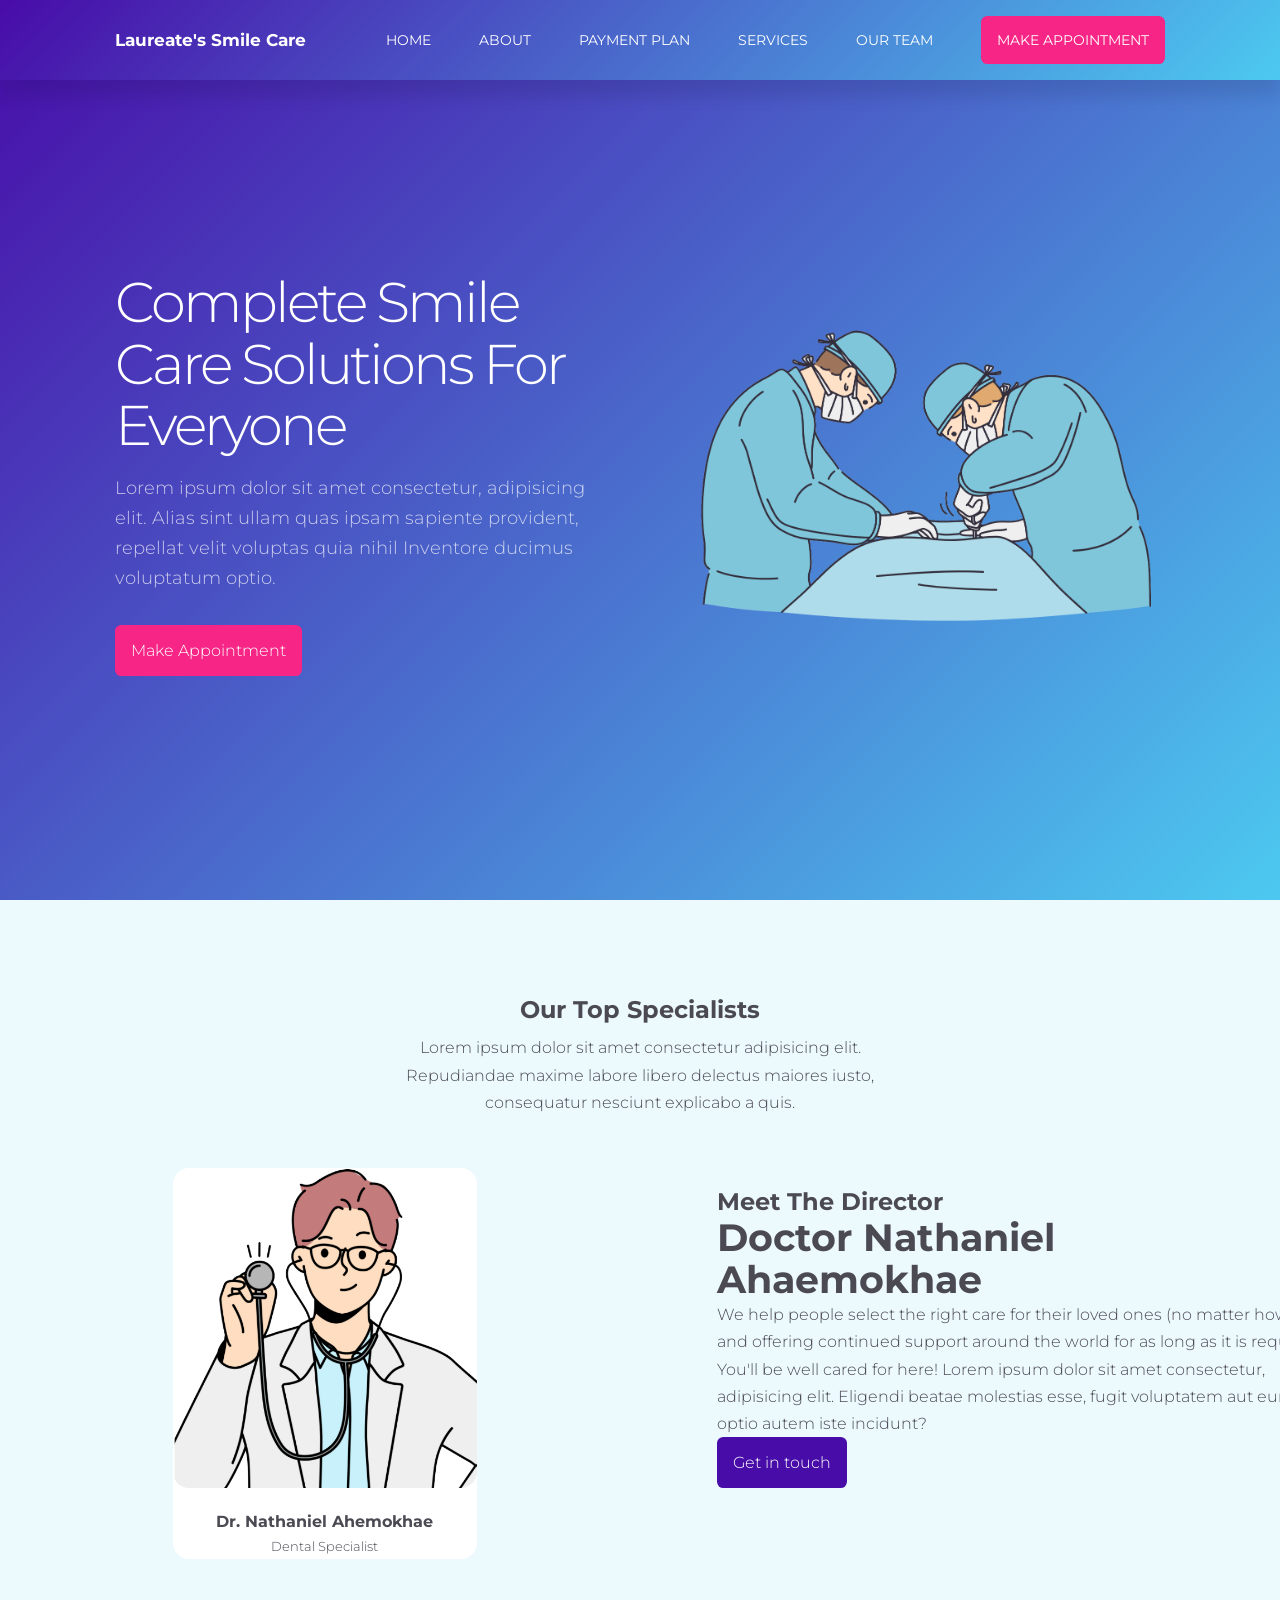
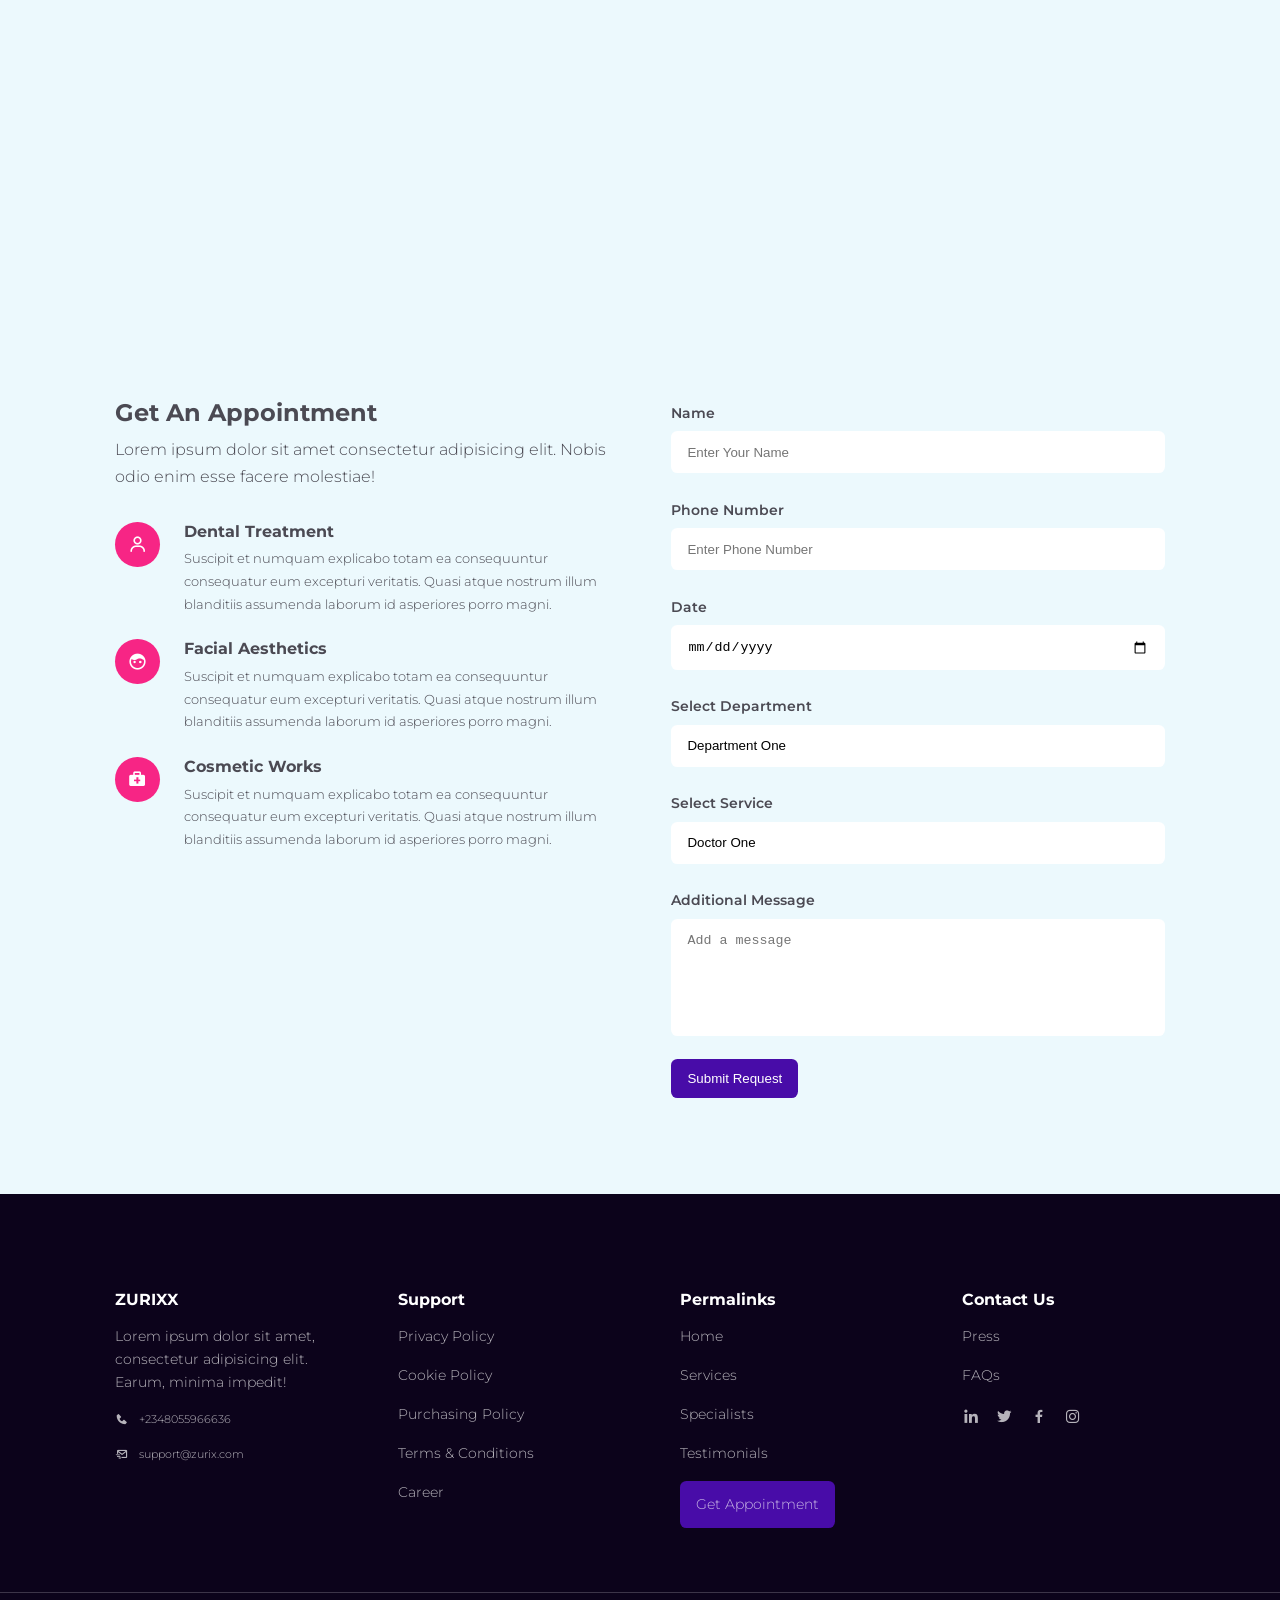
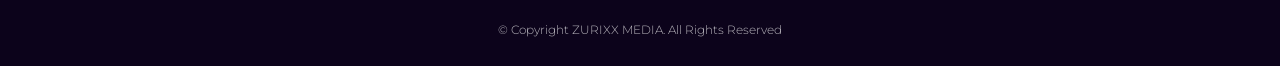
<file: our team/director.html>
<!DOCTYPE html>
<html lang="en">
<head>
    <meta charset="UTF-8">
    <meta http-equiv="X-UA-Compatible" content="IE-edge">
    <meta name="viewport" content="width=device-width, initial-scale=1.0">
    <title>Laureate's Smile Care</title>
    <!--MINIFIED CSS -->
    <link rel="stylesheet" href="/css/style.min.css">
    <!-- BOXICONS CDN -->
    <link href='https://unpkg.com/boxicons@2.1.1/css/boxicons.min.css' rel="stylesheet">
    <!-- Link Swiper's CSS -->
    <link rel="stylesheet" href="https://unpkg.com/swiper/swiper-bundle.min.css"/>
</head>
<body>
    <nav>
        <div class="container">
            <a href="h3" class="nav__logo"><h3>Laureate's Smile Care</h3></a>
            <ul id="nav__items">

                <li><a href="index.html">HOME</a></li>
                <li><a href="#">ABOUT</a>
                    <ul>
                        <li><a href="/about/why choose us.html"><h4>WHY CHOOSE US</h4></a></li>
                        <li><a href="/about/sustainable dentistry.html"><h4>SUSTAINABLE DENTISTRY</h4></a></li>
                        <li><a href="/about/testimonials.html"><h4>PATIENT TESTIMONIALS</h4></a></li>
                    </ul>
                </li>
                <li><a href="#">PAYMENT PLAN</a>
                <ul>
                    <li><a href="/payment/nhs fee.html"><h4>NHS FEE GUIDE</h4></a></li>
                    <li><a href="/payment/private fee.html"><h4>PRIVATE DENTISTRY</h4></a></li>
                </ul>
                </li>
                <li><a href="#">SERVICES</a>
                <ul>
                        <li><a href="/services/dental.html"><h4>DENTAL TREATMENT</h4></a></li>
                        <li><a href="/services/facial.html"><h4>FACIAL AESTHETICS</h4></a></li>
                        <li><a href="/services/cosmetic.html"><h4>COSMETIC WORKS</h4></a></li>
                </ul>
                </li>
                <li><a href="#">OUR TEAM</a>
                    <ul>
                        <li><a href="/our team/director.html"><h4>DIRECTOR</h4></a></li>
                        <li><a href="/our team/associate.html"><h4>ASSOCIATE DIRECTOR</h4></a></li>
                        <li><a href="/our team/secretory.html"><h4>SECRETORY</h4></a></li>
                    </ul>
                </li>
                <li><a href="#appointment" class="btn">MAKE APPOINTMENT</a></li>
            </ul>

            <button id="open__nav-btn"><i class='bx bx-menu'></i></button>
            <button id="close__nav-btn"><i class='bx bx-x' ></i></button>
        </div>
    </nav>
    <!--============================ END OF NAV ============================-->







    <header>
        <div class="container">
            <div class="header__content">
                <h1>Complete Smile Care Solutions For Everyone</h1>
                <p>
                    Lorem ipsum dolor sit amet consectetur, adipisicing elit. Alias sint ullam quas ipsam sapiente provident, repellat velit voluptas quia nihil Inventore ducimus voluptatum optio.
                </p>
                <a href="#appointment" class="btn">Make Appointment</a>
            </div>
            <div class="header__image">
                <img src="./assets/operate.png" alt="Header Image">
            </div>
        </div>
    </header>
<!--============================ END OF HEADER ============================-->




<section id="specialists">
    <h2>Our Top Specialists</h2>
    <p>
        Lorem ipsum dolor sit amet consectetur adipisicing elit. Repudiandae maxime labore libero delectus maiores iusto, consequatur nesciunt explicabo a quis.
    </p>


    <div class="container">
        <div class="specialist__left">
            <div class="intro">
                <h2>Meet The Director</h2>
                <h1>Doctor Nathaniel <br/>Ahaemokhae</h1>
                <p>
                    We help people select the right care for their loved ones (no matter how old) and offering continued support around the world for as long as it is required. You'll be well cared for here! Lorem ipsum dolor sit amet consectetur, adipisicing elit. Eligendi beatae molestias esse, fugit voluptatem aut eum optio autem iste incidunt?
                </p>
                <a href="/appointment/appointment.html" class="btn btn-primary btn-lg">Get in touch</a>
            </div>             
        </div>

        <div class="specialist__right">
            <article>
                <div class="specialist__image">
                    <img src="./assets/doc1.png" alt="Specialist One">
                </div>
                <div class="specialist__details">
                    <h4>Dr. Nathaniel Ahemokhae</h4>
                    <small>Dental Specialist</small>
                </div>
                <div class="specialist__socials">
                    <a href="https://linkedin.com" target="_blank"><i class="bx bxl-linkedin"></i></a>
                    <a href="https://x.com" target="_blank"><i class="bx bxl-twitter"></i></a>
                    <a href="https://facebook.com" target="_blank"><i class="bx bxl-facebook"></i></a>
                    <a href="https://instagram.com" target="_blank"><i class="bx bxl-instagram"></i></a>
                </div>
                <a href="https://api.whatsapp.com/send?phone=+2348038838408" class="specialist__whatsapp" target="_blank"><i class="bx bxl-whatsapp"></i></a>
            </article>
        </div>
    </div>
</section>
<!--============================ END OF SPECIALISTS ============================-->



<section id="appointment">
    <div class="container">
        <div class="info">
            <h2>Get An Appointment</h2>
            <p>
                Lorem ipsum dolor sit amet consectetur adipisicing elit. Nobis odio enim esse facere molestiae!
            </p>

            <article>
                <div class="info__icon">
                    <i class='bx bx-user'></i>
                </div>
                <div>
                    <h4>Dental Treatment</h4>
                    <small>    
                    Suscipit et numquam explicabo totam ea consequuntur consequatur eum excepturi veritatis. Quasi atque nostrum illum blanditiis assumenda laborum id asperiores porro magni.
                    </small>
                </div>
            </article>
            <article>
                <div class="info__icon">
                    <i class='bx bxs-face'></i>
                </div>
                <div>
                    <h4>Facial Aesthetics</h4>
                    <small>
                        Suscipit et numquam explicabo totam ea consequuntur consequatur eum excepturi veritatis. Quasi atque nostrum illum blanditiis assumenda laborum id asperiores porro magni.
                    </small>
                </div>
            </article>
            <article>
                <div class="info__icon">
                    <i class='bx bxs-first-aid'></i>
                </div>
                <div>
                    <h4>Cosmetic Works</h4>
                    <small>
                        Suscipit et numquam explicabo totam ea consequuntur consequatur eum excepturi veritatis. Quasi atque nostrum illum blanditiis assumenda laborum id asperiores porro magni.
                    </small>
                </div>
            </article>
        </div>

        <form action="https://formspree.io/f/xpwzrraw" method="POST">
            <div class="form__group">
                <label for="name">Name</label>
                <input type="text" placeholder="Enter Your Name" name="Patient's Name" id="name" required>
            </div>
            <div class="form__group">
                <label for="phone">Phone Number</label>
                <input type="number" placeholder="Enter Phone Number" name="Phone Number" id="phone" required>
            </div>
            <div class="form__group">
                <label for="date">Date</label>
                <input type="date" placeholder="Choose a date" name="Date" id="date" required>
            </div>
            <div class="form__group">
                <label for="department">Select Department</label>
                <select name="Doctor" id="doctor" required>
                    <option value="Department One">Department One</option>
                    <option value="Department Two">Department Two</option>
                    <option value="Department Three">Department Three</option>
                    <option value="Department Four">Department Four</option>
                    <option value="Department Five">Department Five</option>
                </select>
            </div>
            <div class="form__group">
                <label for="doctor">Select Service</label>
                <select name="Doctor" id="doctor" required>
                    <option value="Doctor One">Doctor One</option>
                    <option value="Doctor Two">Doctor Two</option>
                    <option value="Doctor Three">Doctor Three</option>
                    <option value="Doctor Four">Doctor Four</option>
                    <option value="Doctor Five">Doctor Five</option>
                </select>
            </div>
            <div class="form__group">
                <label for="message">Additional Message</label>
                <textarea name="Added Message" id="message" rows="6" placeholder="Add a message" required></textarea>
            </div>
            <input type="submit" value="Submit Request" class="btn-primary">
        </form>
    </div>
</section>
<!--============================ END OF APPOINTMENT ============================-->







<footer>
    <div class="container">
        <article>
            <a href="#" class="footer__logo"><h3>ZURIXX</h3></a>
            <p>
                Lorem ipsum dolor sit amet, consectetur adipisicing elit. Earum, minima impedit!
            </p>
            <div>
                <i class="bx bxs-phone"></i>
                <small>+2348055966636</small>
            </div>
            <div>
                <i class="bx bx-mail-send"></i>
                <small>support@zurix.com</small>
            </div>
        </article>
        <article>
            <h3>Support</h3>
            <a href="#">Privacy Policy</a>
            <a href="#">Cookie Policy</a>
            <a href="#">Purchasing Policy</a>
            <a href="#">Terms & Conditions</a>
            <a href="#">Career</a>
        </article>

        <article>
            <h3>Permalinks</h3>
            <a href="#">Home</a>
            <a href="#services">Services</a>
            <a href="#specialists">Specialists</a>
            <a href="#testimonials">Testimonials</a>
            <a href="#appointment" class="btn-primary">Get Appointment</a>
        </article>

        <article>
            <h3>Contact Us</h3>
            <p>Press</p>
            <p>FAQs</p>
            <div class="footer__socials">
                <a href="#"><i class="bx bxl-linkedin"></i></a>
                <a href="#"><i class="bx bxl-twitter"></i></a>
                <a href="#"><i class="bx bxl-facebook"></i></a>
                <a href="#"><i class="bx bxl-instagram"></i></a>
            </div>
        </article>    
    </div>
    <div class="copyright">
        <small>&copy; Copyright ZURIXX MEDIA. All Rights Reserved</small>
    </div>
</footer>





<!-- Swiper JS -->
<script src="https://unpkg.com/swiper/swiper-bundle.min.js"></script>
<script src="./main.js"></script>
</body>
</html>
</file>
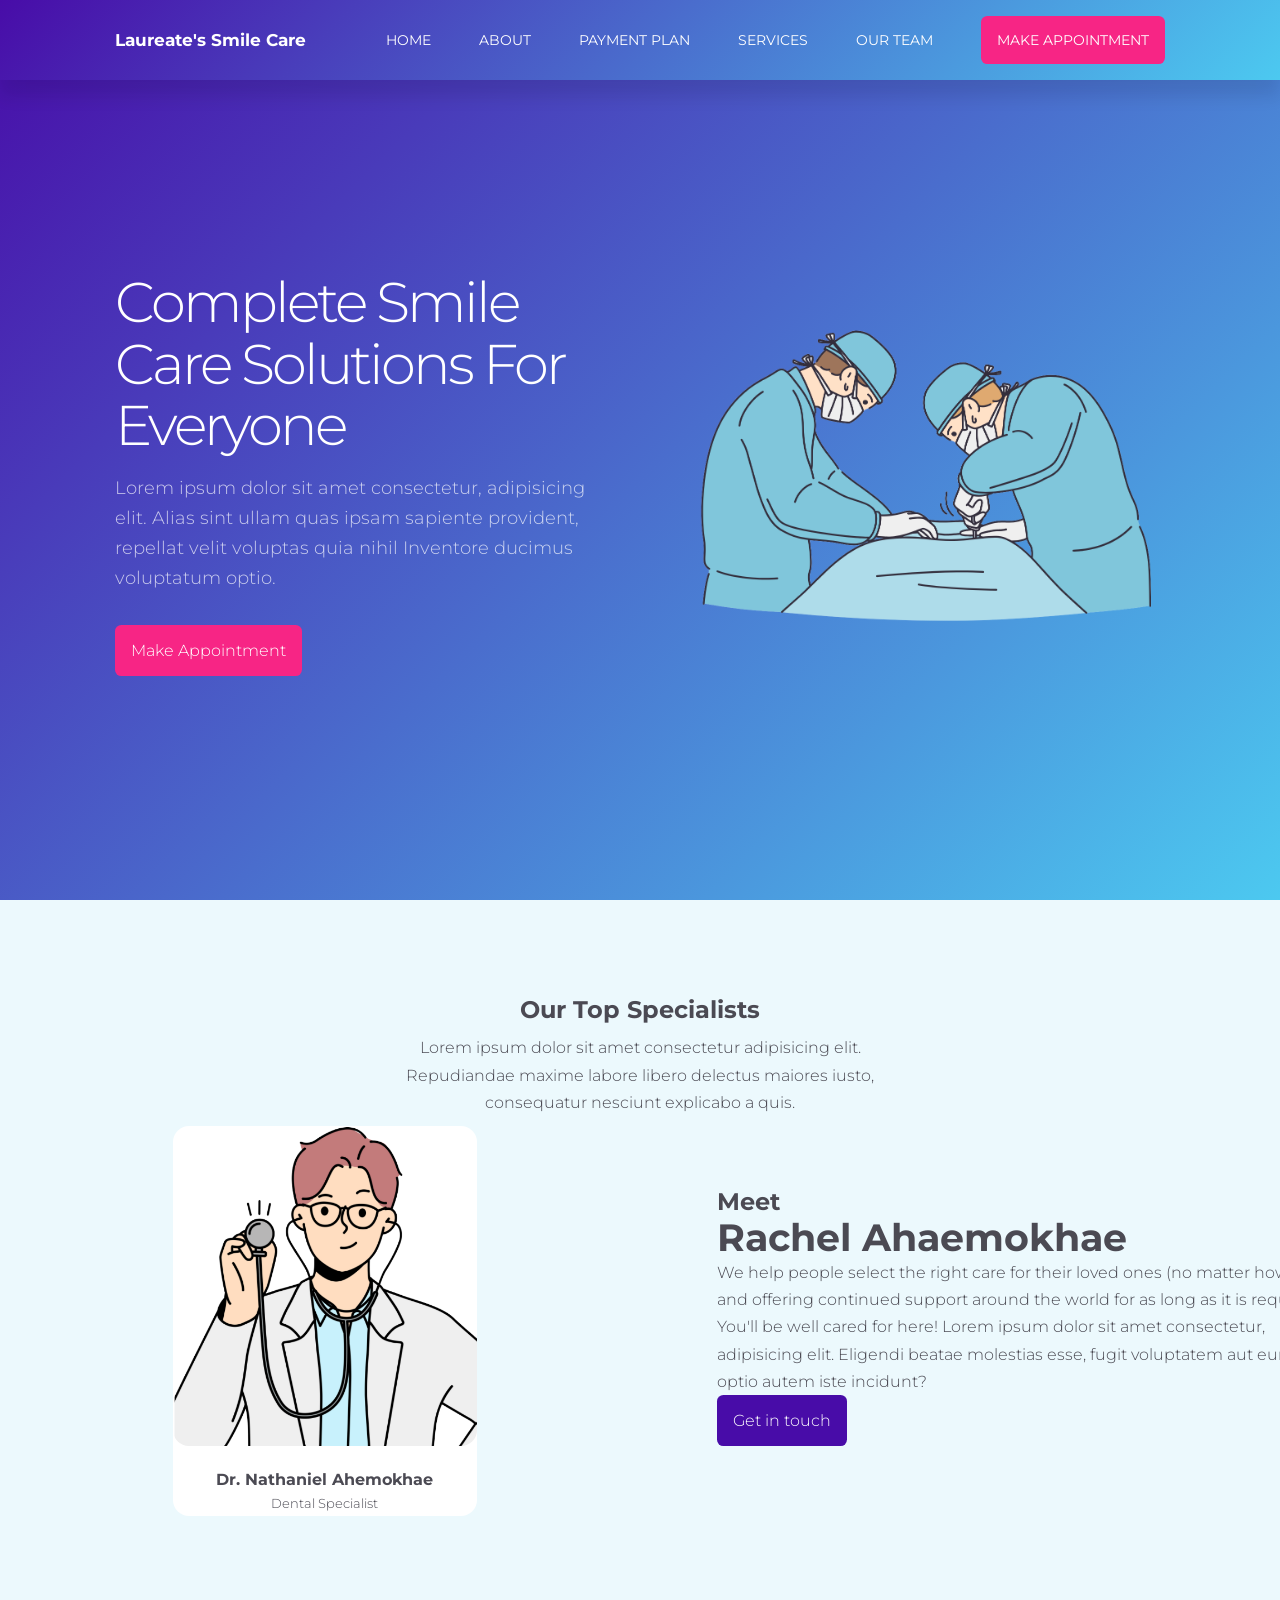
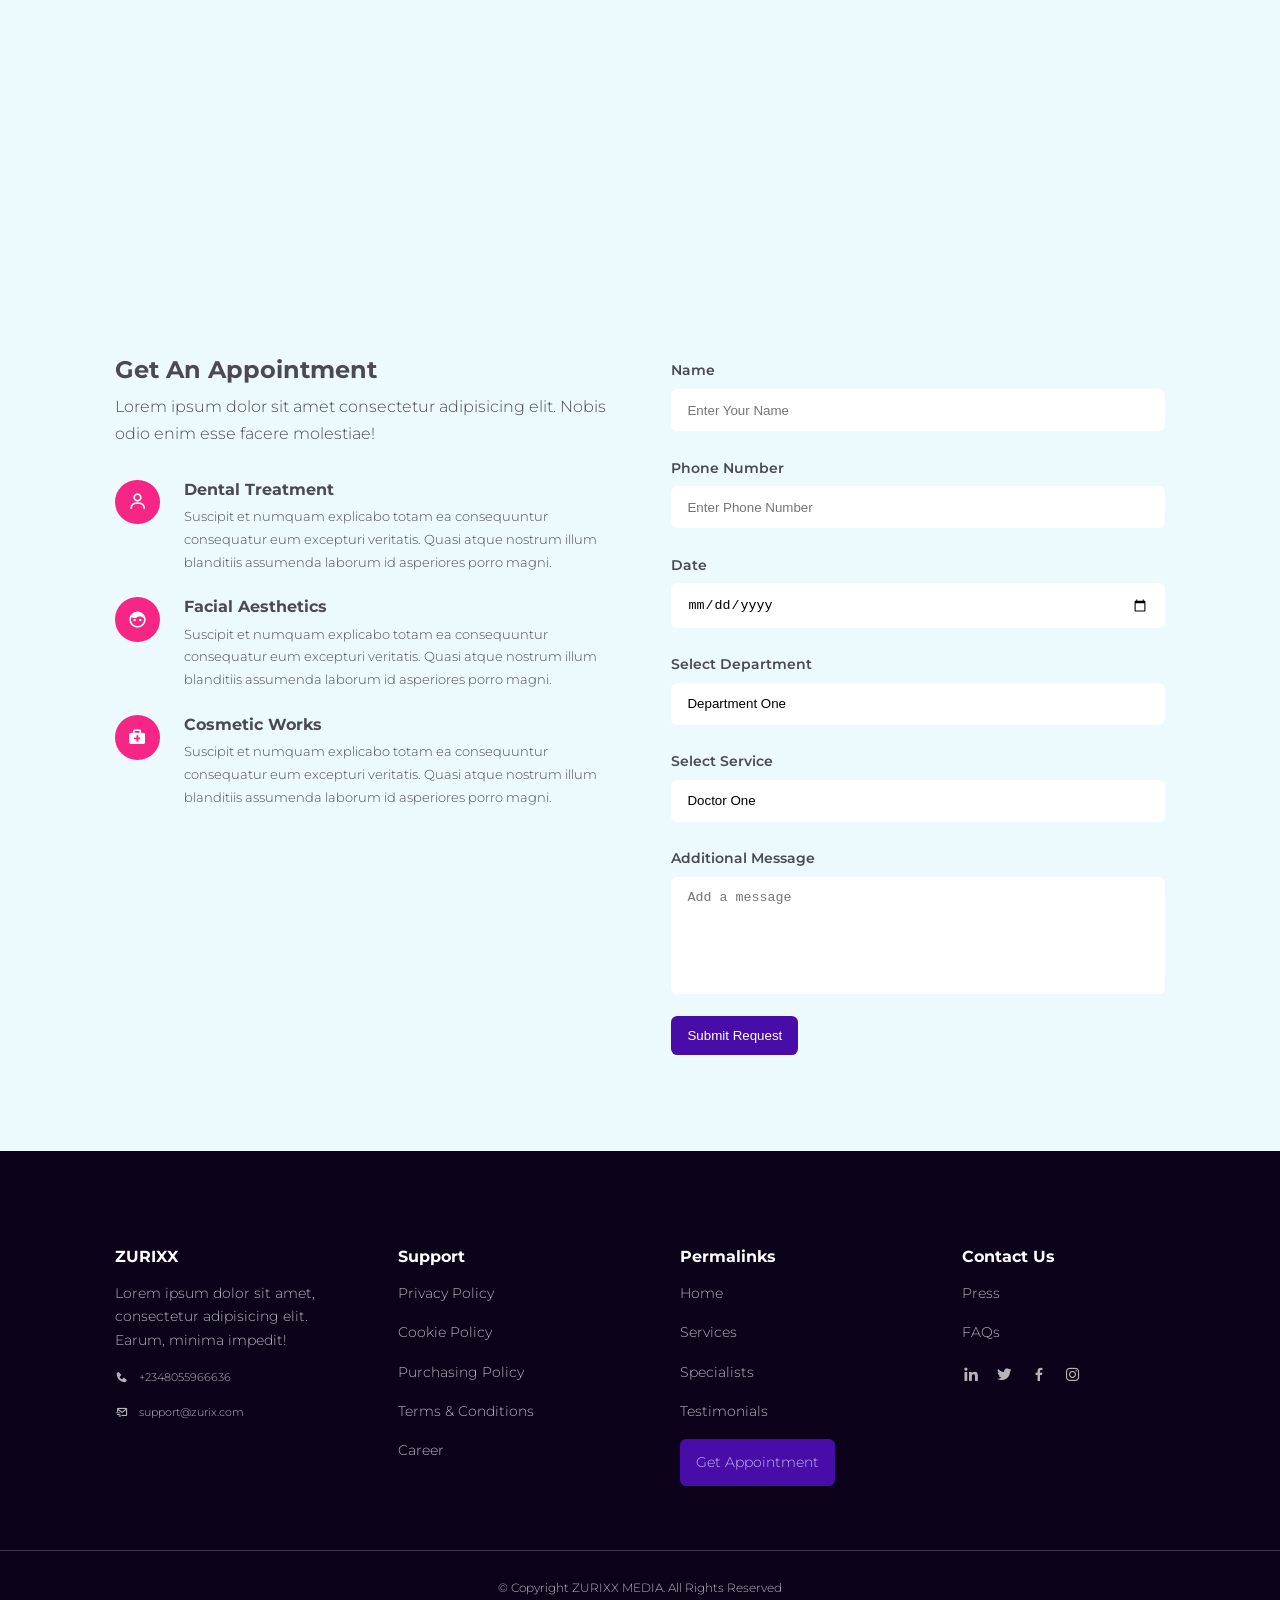
<file: our team/secretory.html>
<!DOCTYPE html>
<html lang="en">
<head>
    <meta charset="UTF-8">
    <meta http-equiv="X-UA-Compatible" content="IE-edge">
    <meta name="viewport" content="width=device-width, initial-scale=1.0">
    <title>Laureate's Smile Care</title>
    <!--MINIFIED CSS -->
    <link rel="stylesheet" href="/css/style.min.css">
    <!-- BOXICONS CDN -->
    <link href='https://unpkg.com/boxicons@2.1.1/css/boxicons.min.css' rel="stylesheet">
    <!-- Link Swiper's CSS -->
    <link rel="stylesheet" href="https://unpkg.com/swiper/swiper-bundle.min.css"/>
</head>
<body>
    <nav>
        <div class="container">
            <a href="h3" class="nav__logo"><h3>Laureate's Smile Care</h3></a>
            <ul id="nav__items">

                <li><a href="index.html">HOME</a></li>
                <li><a href="#">ABOUT</a>
                    <ul>
                        <li><a href="/about/why choose us.html"><h4>WHY CHOOSE US</h4></a></li>
                        <li><a href="/about/sustainable dentistry.html"><h4>SUSTAINABLE DENTISTRY</h4></a></li>
                        <li><a href="/about/testimonials.html"><h4>PATIENT TESTIMONIALS</h4></a></li>
                    </ul>
                </li>
                <li><a href="#">PAYMENT PLAN</a>
                <ul>
                    <li><a href="/payment/nhs fee.html"><h4>NHS FEE GUIDE</h4></a></li>
                    <li><a href="/payment/private fee.html"><h4>PRIVATE DENTISTRY</h4></a></li>
                </ul>
                </li>
                <li><a href="#">SERVICES</a>
                <ul>
                        <li><a href="/services/dental.html"><h4>DENTAL TREATMENT</h4></a></li>
                        <li><a href="/services/facial.html"><h4>FACIAL AESTHETICS</h4></a></li>
                        <li><a href="/services/cosmetic.html"><h4>COSMETIC WORKS</h4></a></li>
                </ul>
                </li>
                <li><a href="#">OUR TEAM</a>
                    <ul>
                        <li><a href="/our team/director.html"><h4>DIRECTOR</h4></a></li>
                        <li><a href="/our team/associate.html"><h4>ASSOCIATE DIRECTOR</h4></a></li>
                        <li><a href="/our team/secretory.html"><h4>SECRETORY</h4></a></li>
                    </ul>
                </li>
                <li><a href="#appointment" class="btn">MAKE APPOINTMENT</a></li>
            </ul>

            <button id="open__nav-btn"><i class='bx bx-menu'></i></button>
            <button id="close__nav-btn"><i class='bx bx-x' ></i></button>
        </div>
    </nav>
    <!--============================ END OF NAV ============================-->







    <header>
        <div class="container">
            <div class="header__content">
                <h1>Complete Smile Care Solutions For Everyone</h1>
                <p>
                    Lorem ipsum dolor sit amet consectetur, adipisicing elit. Alias sint ullam quas ipsam sapiente provident, repellat velit voluptas quia nihil Inventore ducimus voluptatum optio.
                </p>
                <a href="#appointment" class="btn">Make Appointment</a>
            </div>
            <div class="header__image">
                <img src="./assets/operate.png" alt="Header Image">
            </div>
        </div>
    </header>
<!--============================ END OF HEADER ============================-->




<section id="specialists">
    <h2>Our Top Specialists</h2>
    <p>
        Lorem ipsum dolor sit amet consectetur adipisicing elit. Repudiandae maxime labore libero delectus maiores iusto, consequatur nesciunt explicabo a quis.
    </p>


    <div class="container">
        <div class="specialist__left">
            <div class="intro">
                <h2>Meet</h2>
                <h1>Rachel Ahaemokhae</h1>
                <p>
                    We help people select the right care for their loved ones (no matter how old) and offering continued support around the world for as long as it is required. You'll be well cared for here! Lorem ipsum dolor sit amet consectetur, adipisicing elit. Eligendi beatae molestias esse, fugit voluptatem aut eum optio autem iste incidunt?
                </p>
                <a href="/appointment/appointment.html" class="btn btn-primary btn-lg">Get in touch</a>
            </div>             
        </div>

        <div class="specialist__right">
            <article>
                <div class="specialist__image">
                    <img src="./assets/doc1.png" alt="Specialist One">
                </div>
                <div class="specialist__details">
                    <h4>Dr. Nathaniel Ahemokhae</h4>
                    <small>Dental Specialist</small>
                </div>
                <div class="specialist__socials">
                    <a href="https://linkedin.com" target="_blank"><i class="bx bxl-linkedin"></i></a>
                    <a href="https://x.com" target="_blank"><i class="bx bxl-twitter"></i></a>
                    <a href="https://facebook.com" target="_blank"><i class="bx bxl-facebook"></i></a>
                    <a href="https://instagram.com" target="_blank"><i class="bx bxl-instagram"></i></a>
                </div>
                <a href="https://api.whatsapp.com/send?phone=+2348038838408" class="specialist__whatsapp" target="_blank"><i class="bx bxl-whatsapp"></i></a>
            </article>
        </div>
    </div>
</section>
<!--============================ END OF SPECIALISTS ============================-->





<section id="appointment">
    <div class="container">
        <div class="info">
            <h2>Get An Appointment</h2>
            <p>
                Lorem ipsum dolor sit amet consectetur adipisicing elit. Nobis odio enim esse facere molestiae!
            </p>

            <article>
                <div class="info__icon">
                    <i class='bx bx-user'></i>
                </div>
                <div>
                    <h4>Dental Treatment</h4>
                    <small>    
                    Suscipit et numquam explicabo totam ea consequuntur consequatur eum excepturi veritatis. Quasi atque nostrum illum blanditiis assumenda laborum id asperiores porro magni.
                    </small>
                </div>
            </article>
            <article>
                <div class="info__icon">
                    <i class='bx bxs-face'></i>
                </div>
                <div>
                    <h4>Facial Aesthetics</h4>
                    <small>
                        Suscipit et numquam explicabo totam ea consequuntur consequatur eum excepturi veritatis. Quasi atque nostrum illum blanditiis assumenda laborum id asperiores porro magni.
                    </small>
                </div>
            </article>
            <article>
                <div class="info__icon">
                    <i class='bx bxs-first-aid'></i>
                </div>
                <div>
                    <h4>Cosmetic Works</h4>
                    <small>
                        Suscipit et numquam explicabo totam ea consequuntur consequatur eum excepturi veritatis. Quasi atque nostrum illum blanditiis assumenda laborum id asperiores porro magni.
                    </small>
                </div>
            </article>
        </div>

        <form action="https://formspree.io/f/xpwzrraw" method="POST">
            <div class="form__group">
                <label for="name">Name</label>
                <input type="text" placeholder="Enter Your Name" name="Patient's Name" id="name" required>
            </div>
            <div class="form__group">
                <label for="phone">Phone Number</label>
                <input type="number" placeholder="Enter Phone Number" name="Phone Number" id="phone" required>
            </div>
            <div class="form__group">
                <label for="date">Date</label>
                <input type="date" placeholder="Choose a date" name="Date" id="date" required>
            </div>
            <div class="form__group">
                <label for="department">Select Department</label>
                <select name="Doctor" id="doctor" required>
                    <option value="Department One">Department One</option>
                    <option value="Department Two">Department Two</option>
                    <option value="Department Three">Department Three</option>
                    <option value="Department Four">Department Four</option>
                    <option value="Department Five">Department Five</option>
                </select>
            </div>
            <div class="form__group">
                <label for="doctor">Select Service</label>
                <select name="Doctor" id="doctor" required>
                    <option value="Doctor One">Doctor One</option>
                    <option value="Doctor Two">Doctor Two</option>
                    <option value="Doctor Three">Doctor Three</option>
                    <option value="Doctor Four">Doctor Four</option>
                    <option value="Doctor Five">Doctor Five</option>
                </select>
            </div>
            <div class="form__group">
                <label for="message">Additional Message</label>
                <textarea name="Added Message" id="message" rows="6" placeholder="Add a message" required></textarea>
            </div>
            <input type="submit" value="Submit Request" class="btn-primary">
        </form>
    </div>
</section>
<!--============================ END OF APPOINTMENT ============================-->







<footer>
    <div class="container">
        <article>
            <a href="#" class="footer__logo"><h3>ZURIXX</h3></a>
            <p>
                Lorem ipsum dolor sit amet, consectetur adipisicing elit. Earum, minima impedit!
            </p>
            <div>
                <i class="bx bxs-phone"></i>
                <small>+2348055966636</small>
            </div>
            <div>
                <i class="bx bx-mail-send"></i>
                <small>support@zurix.com</small>
            </div>
        </article>
        <article>
            <h3>Support</h3>
            <a href="#">Privacy Policy</a>
            <a href="#">Cookie Policy</a>
            <a href="#">Purchasing Policy</a>
            <a href="#">Terms & Conditions</a>
            <a href="#">Career</a>
        </article>

        <article>
            <h3>Permalinks</h3>
            <a href="#">Home</a>
            <a href="#services">Services</a>
            <a href="#specialists">Specialists</a>
            <a href="#testimonials">Testimonials</a>
            <a href="#appointment" class="btn-primary">Get Appointment</a>
        </article>

        <article>
            <h3>Contact Us</h3>
            <p>Press</p>
            <p>FAQs</p>
            <div class="footer__socials">
                <a href="#"><i class="bx bxl-linkedin"></i></a>
                <a href="#"><i class="bx bxl-twitter"></i></a>
                <a href="#"><i class="bx bxl-facebook"></i></a>
                <a href="#"><i class="bx bxl-instagram"></i></a>
            </div>
        </article>    
    </div>
    <div class="copyright">
        <small>&copy; Copyright ZURIXX MEDIA. All Rights Reserved</small>
    </div>
</footer>





<!-- Swiper JS -->
<script src="https://unpkg.com/swiper/swiper-bundle.min.js"></script>
<script src="./main.js"></script>
</body>
</html>
</file>
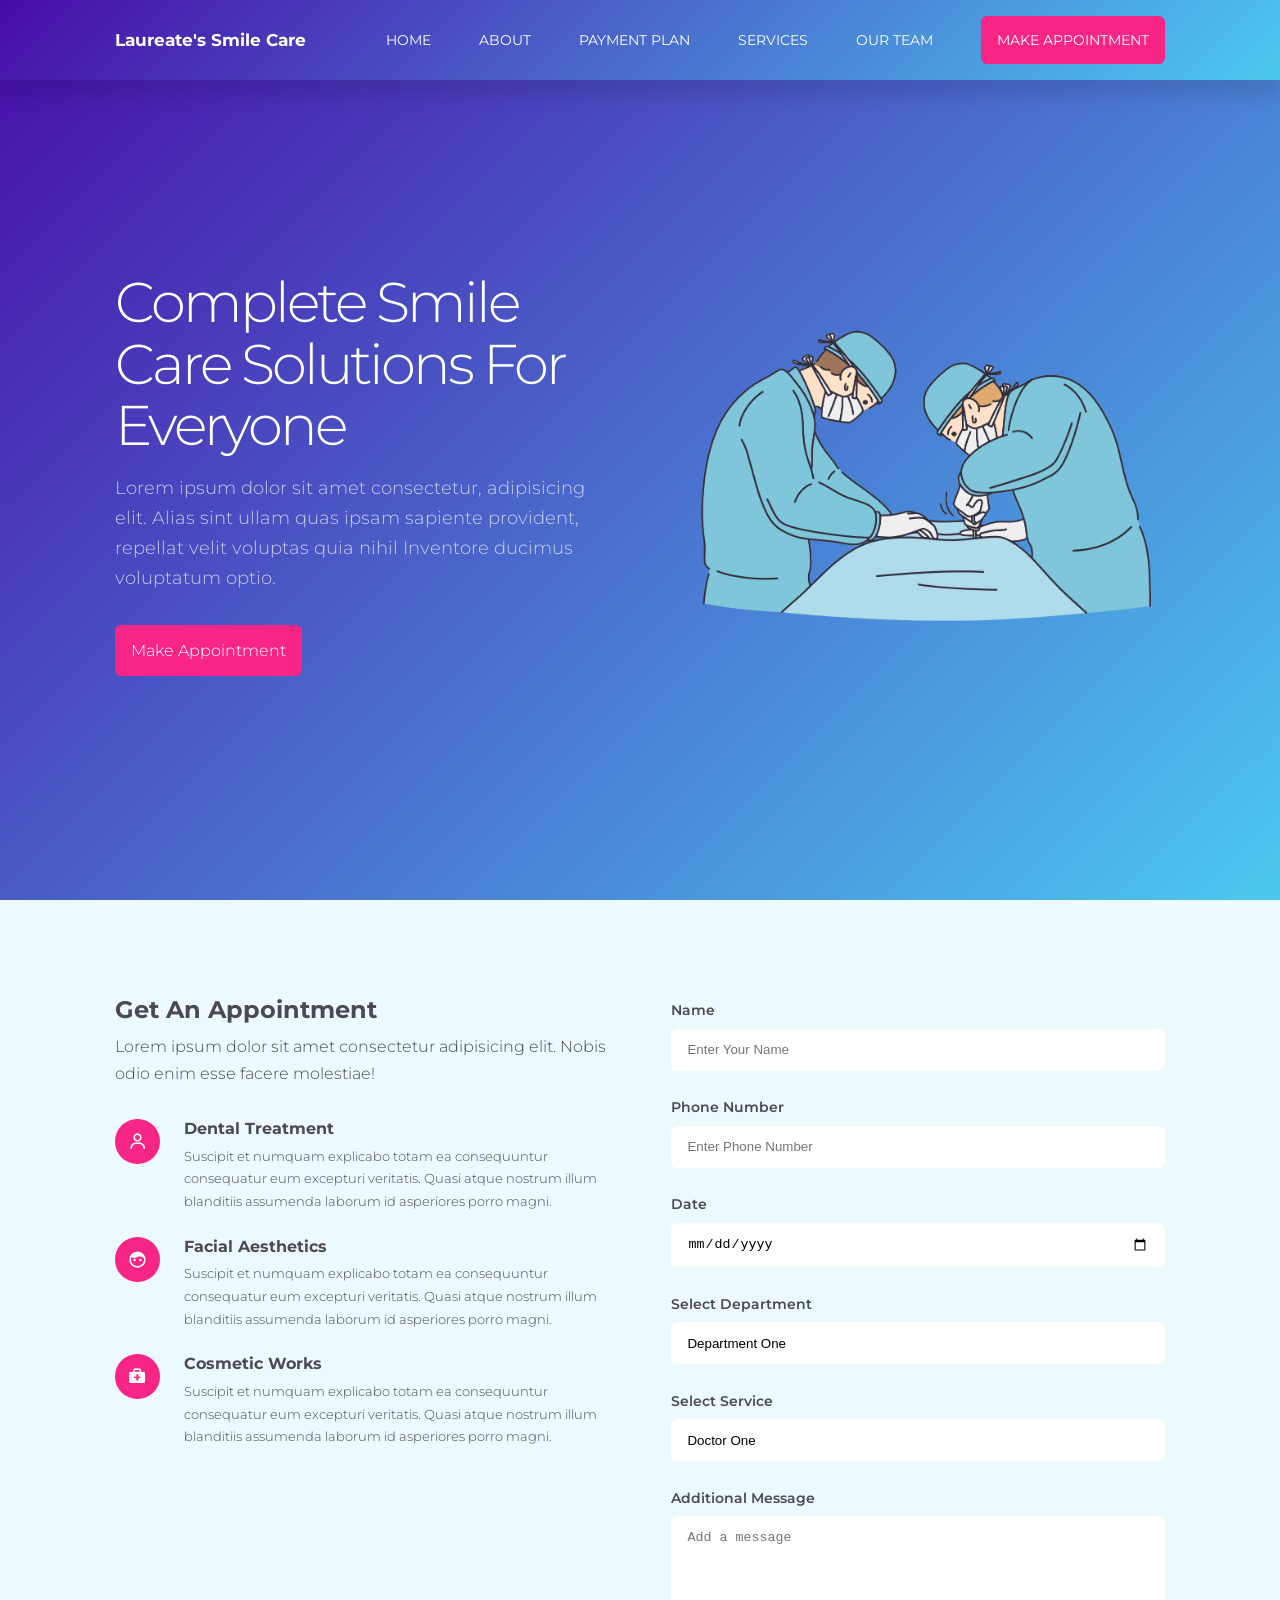
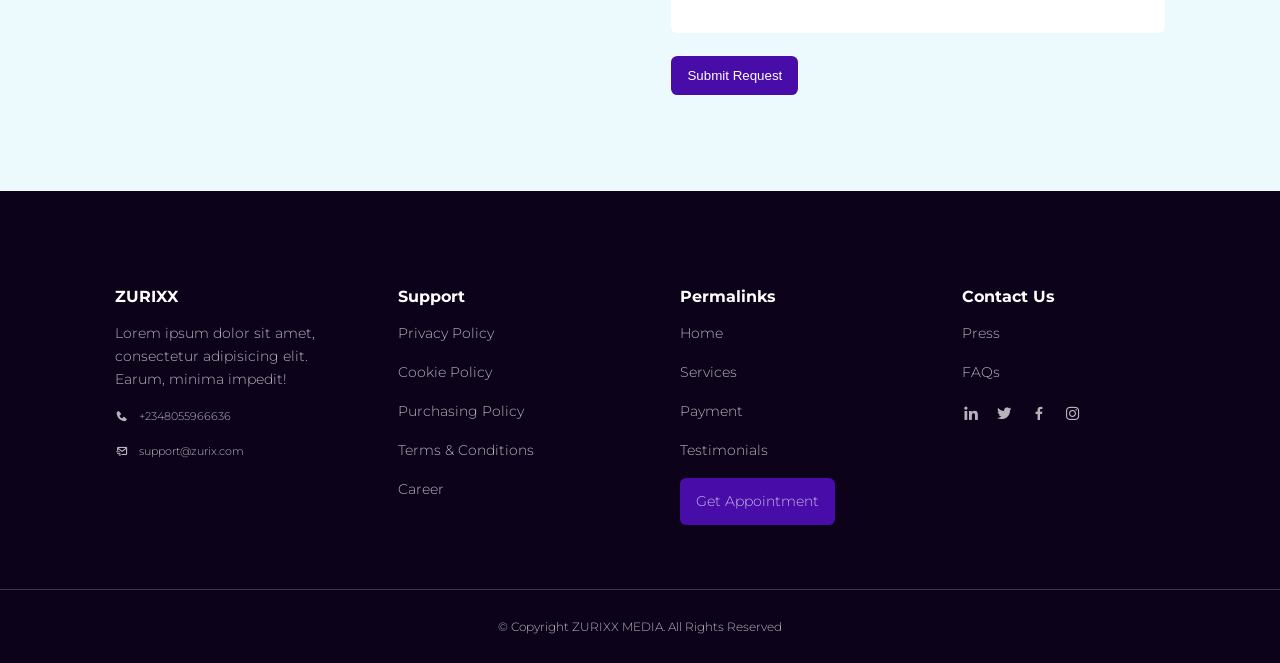
<file: services/cosmetic.html>
<!DOCTYPE html>
<html lang="en">
<head>
    <meta charset="UTF-8">
    <meta http-equiv="X-UA-Compatible" content="IE-edge">
    <meta name="viewport" content="width=device-width, initial-scale=1.0">
    <title>Laureate's Smile Care</title>
    <!--MINIFIED CSS -->
    <link rel="stylesheet" href="./css/style.min.css">
    <!-- BOXICONS CDN -->
    <link href='https://unpkg.com/boxicons@2.1.1/css/boxicons.min.css' rel="stylesheet">
    <!-- Link Swiper's CSS -->
    <link rel="stylesheet" href="https://unpkg.com/swiper/swiper-bundle.min.css"/>
</head>
<body>
    <nav>
        <div class="container">
            <a href="h3" class="nav__logo"><h3>Laureate's Smile Care</h3></a>
            <ul id="nav__items">

                <li><a href="C:\Users\HP\Desktop\Uncle Nathan's website\index.html">HOME</a></li>
                <li><a href="#">ABOUT</a>
                    <ul>
                        <li><a href="/about/why choose us.html"><h4>WHY CHOOSE US</h4></a></li>
                        <li><a href="/about/sustainable dentistry.html"><h4>SUSTAINABLE DENTISTRY</h4></a></li>
                        <li><a href="/about/testimonials.html"><h4>PATIENT TESTIMONIALS</h4></a></li>
                    </ul>
                </li>
                <li><a href="#">PAYMENT PLAN</a>
                <ul>
                    <li><a href="/payment/nhs fee.html"><h4>NHS FEE GUIDE</h4></a></li>
                    <li><a href="/payment/private fee.html"><h4>PRIVATE DENTISTRY</h4></a></li>
                </ul>
                </li>
                <li><a href="#">SERVICES</a>
                <ul>
                        <li><a href="./dental.html"><h4>DENTAL TREATMENT</h4></a></li>
                        <li><a href="./facial.html"><h4>FACIAL AESTHETICS</h4></a></li>
                        <li><a href="#"><h4>COSMETIC WORKS</h4></a></li>
                </ul>
                </li>
                <li><a href="#">OUR TEAM</a>
                    <ul>
                        <li><a href="/our team/director.html"><h4>DIRECTOR</h4></a></li>
                        <li><a href="/our team/associate.html"><h4>ASSOCIATE DIRECTOR</h4></a></li>
                        <li><a href="/our team/secretory.html"><h4>SECRETORY</h4></a></li>
                    </ul>
                </li>
                <li><a href="#appointment" class="btn">MAKE APPOINTMENT</a></li>
            </ul>

            <button id="open__nav-btn"><i class='bx bx-menu'></i></button>
            <button id="close__nav-btn"><i class='bx bx-x' ></i></button>
        </div>
    </nav>
    <!--============================ END OF NAV ============================-->







    <header>
        <div class="container">
            <div class="header__content">
                <h1>Complete Smile Care Solutions For Everyone</h1>
                <p>
                    Lorem ipsum dolor sit amet consectetur, adipisicing elit. Alias sint ullam quas ipsam sapiente provident, repellat velit voluptas quia nihil Inventore ducimus voluptatum optio.
                </p>
                <a href="#appointment" class="btn">Make Appointment</a>
            </div>
            <div class="header__image">
                <img src="./assets/operate.png" alt="Header Image">
            </div>
        </div>
    </header>
<!--============================ END OF HEADER ============================-->

<section id="appointment">
    <div class="container">
        <div class="info">
            <h2>Get An Appointment</h2>
            <p>
                Lorem ipsum dolor sit amet consectetur adipisicing elit. Nobis odio enim esse facere molestiae!
            </p>

            <article>
                <div class="info__icon">
                    <i class='bx bx-user'></i>
                </div>
                <div>
                    <h4>Dental Treatment</h4>
                    <small>    
                    Suscipit et numquam explicabo totam ea consequuntur consequatur eum excepturi veritatis. Quasi atque nostrum illum blanditiis assumenda laborum id asperiores porro magni.
                    </small>
                </div>
            </article>
            <article>
                <div class="info__icon">
                    <i class='bx bxs-face'></i>
                </div>
                <div>
                    <h4>Facial Aesthetics</h4>
                    <small>
                        Suscipit et numquam explicabo totam ea consequuntur consequatur eum excepturi veritatis. Quasi atque nostrum illum blanditiis assumenda laborum id asperiores porro magni.
                    </small>
                </div>
            </article>
            <article>
                <div class="info__icon">
                    <i class='bx bxs-first-aid'></i>
                </div>
                <div>
                    <h4>Cosmetic Works</h4>
                    <small>
                        Suscipit et numquam explicabo totam ea consequuntur consequatur eum excepturi veritatis. Quasi atque nostrum illum blanditiis assumenda laborum id asperiores porro magni.
                    </small>
                </div>
            </article>
        </div>

        <form action="https://formspree.io/f/xpwzrraw" method="POST">
            <div class="form__group">
                <label for="name">Name</label>
                <input type="text" placeholder="Enter Your Name" name="Patient's Name" id="name" required>
            </div>
            <div class="form__group">
                <label for="phone">Phone Number</label>
                <input type="number" placeholder="Enter Phone Number" name="Phone Number" id="phone" required>
            </div>
            <div class="form__group">
                <label for="date">Date</label>
                <input type="date" placeholder="Choose a date" name="Date" id="date" required>
            </div>
            <div class="form__group">
                <label for="department">Select Department</label>
                <select name="Doctor" id="doctor" required>
                    <option value="Department One">Department One</option>
                    <option value="Department Two">Department Two</option>
                    <option value="Department Three">Department Three</option>
                    <option value="Department Four">Department Four</option>
                    <option value="Department Five">Department Five</option>
                </select>
            </div>
            <div class="form__group">
                <label for="doctor">Select Service</label>
                <select name="Doctor" id="doctor" required>
                    <option value="Doctor One">Doctor One</option>
                    <option value="Doctor Two">Doctor Two</option>
                    <option value="Doctor Three">Doctor Three</option>
                    <option value="Doctor Four">Doctor Four</option>
                    <option value="Doctor Five">Doctor Five</option>
                </select>
            </div>
            <div class="form__group">
                <label for="message">Additional Message</label>
                <textarea name="Added Message" id="message" rows="6" placeholder="Add a message" required></textarea>
            </div>
            <input type="submit" value="Submit Request" class="btn-primary">
        </form>
    </div>
</section>
<!--============================ END OF APPOINTMENT ============================-->







<footer>
    <div class="container">
        <article>
            <a href="#" class="footer__logo"><h3>ZURIXX</h3></a>
            <p>
                Lorem ipsum dolor sit amet, consectetur adipisicing elit. Earum, minima impedit!
            </p>
            <div>
                <i class="bx bxs-phone"></i>
                <small>+2348055966636</small>
            </div>
            <div>
                <i class="bx bx-mail-send"></i>
                <small>support@zurix.com</small>
            </div>
        </article>
        <article>
            <h3>Support</h3>
            <a href="#">Privacy Policy</a>
            <a href="#">Cookie Policy</a>
            <a href="#">Purchasing Policy</a>
            <a href="#">Terms & Conditions</a>
            <a href="#">Career</a>
        </article>

        <article>
            <h3>Permalinks</h3>
            <a href="#">Home</a>
            <a href="/services/services.html">Services</a>
            <a href="/payment/payment.html">Payment</a>
            <a href="/about/testimonials.html">Testimonials</a>
            <a href="/appointment/appointment.html" class="btn-primary">Get Appointment</a>
        </article>

        <article>
            <h3>Contact Us</h3>
            <p>Press</p>
            <p>FAQs</p>
            <div class="footer__socials">
                <a href="#"><i class="bx bxl-linkedin"></i></a>
                <a href="#"><i class="bx bxl-twitter"></i></a>
                <a href="#"><i class="bx bxl-facebook"></i></a>
                <a href="#"><i class="bx bxl-instagram"></i></a>
            </div>
        </article>    
    </div>
    <div class="copyright">
        <small>&copy; Copyright ZURIXX MEDIA. All Rights Reserved</small>
    </div>
</footer>





<!-- Swiper JS -->
<script src="https://unpkg.com/swiper/swiper-bundle.min.js"></script>
<script src="./main.js"></script>
</body>
</html>
</file>
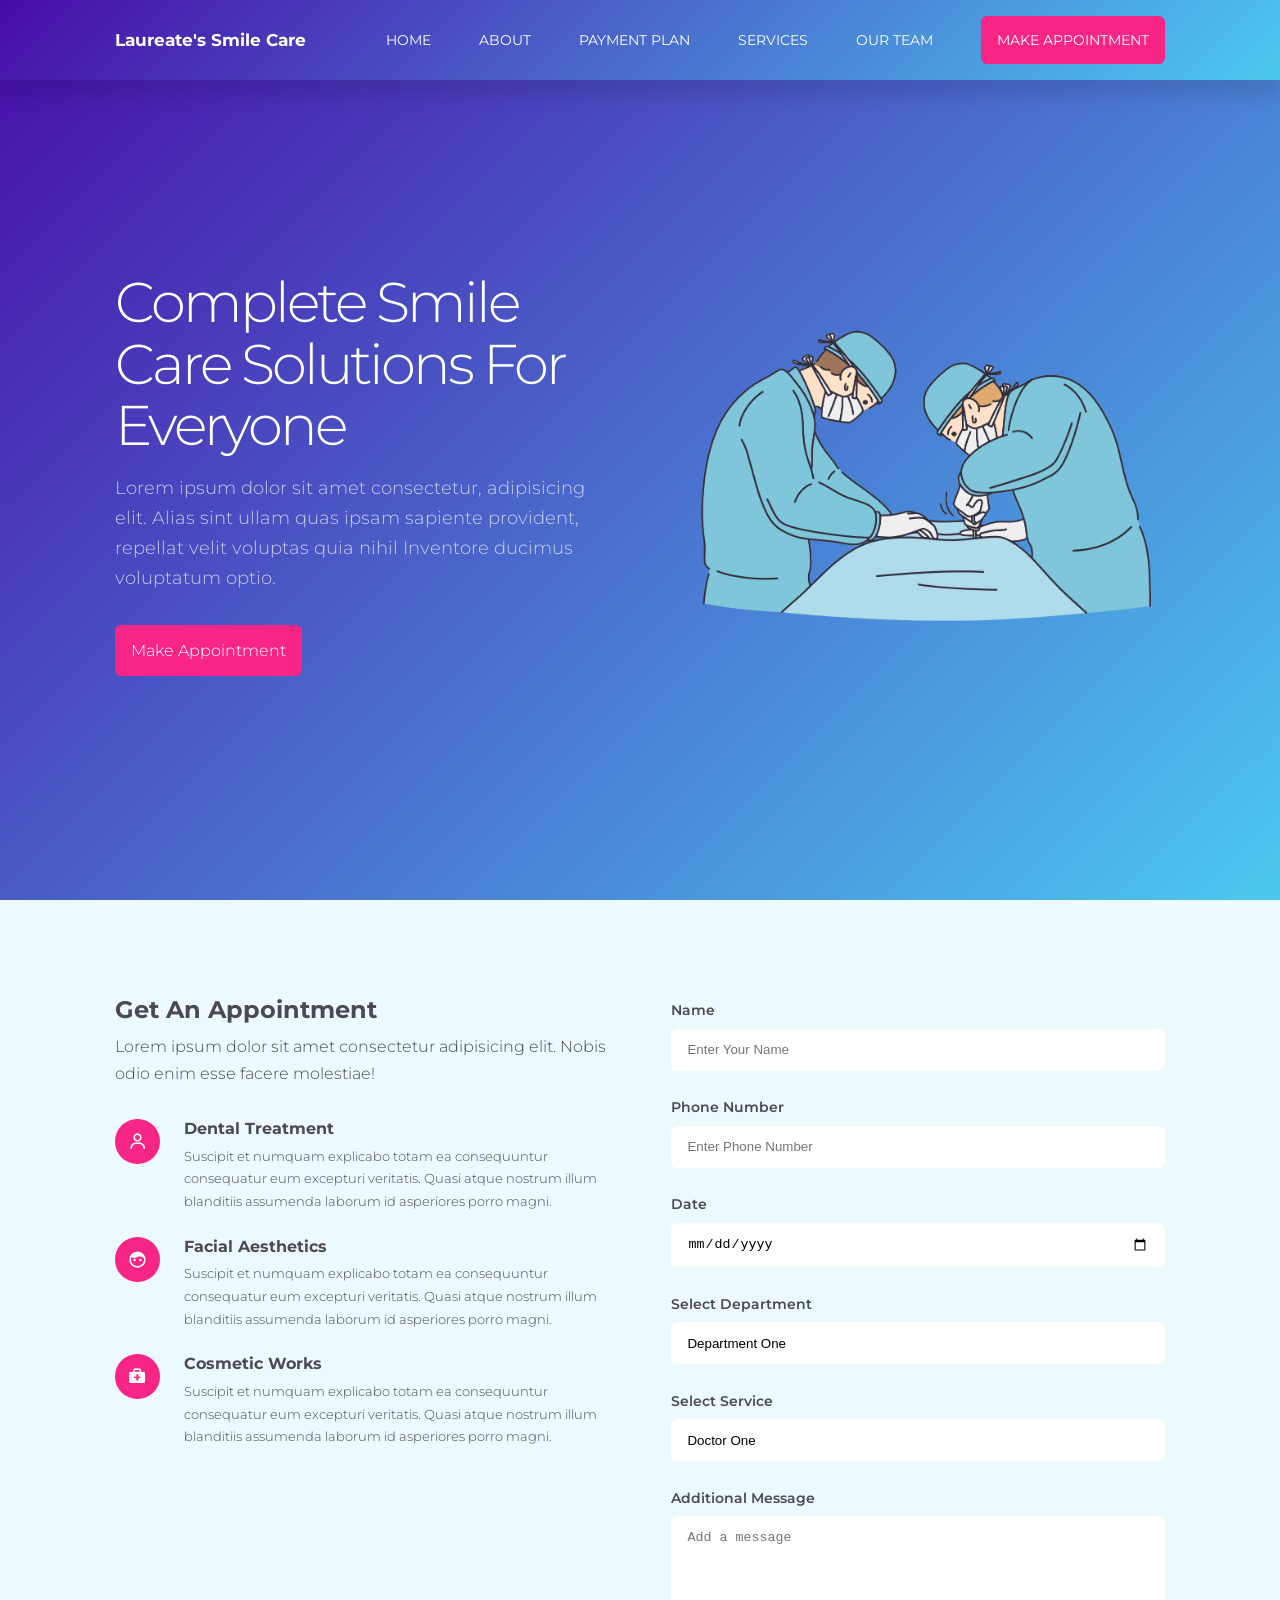
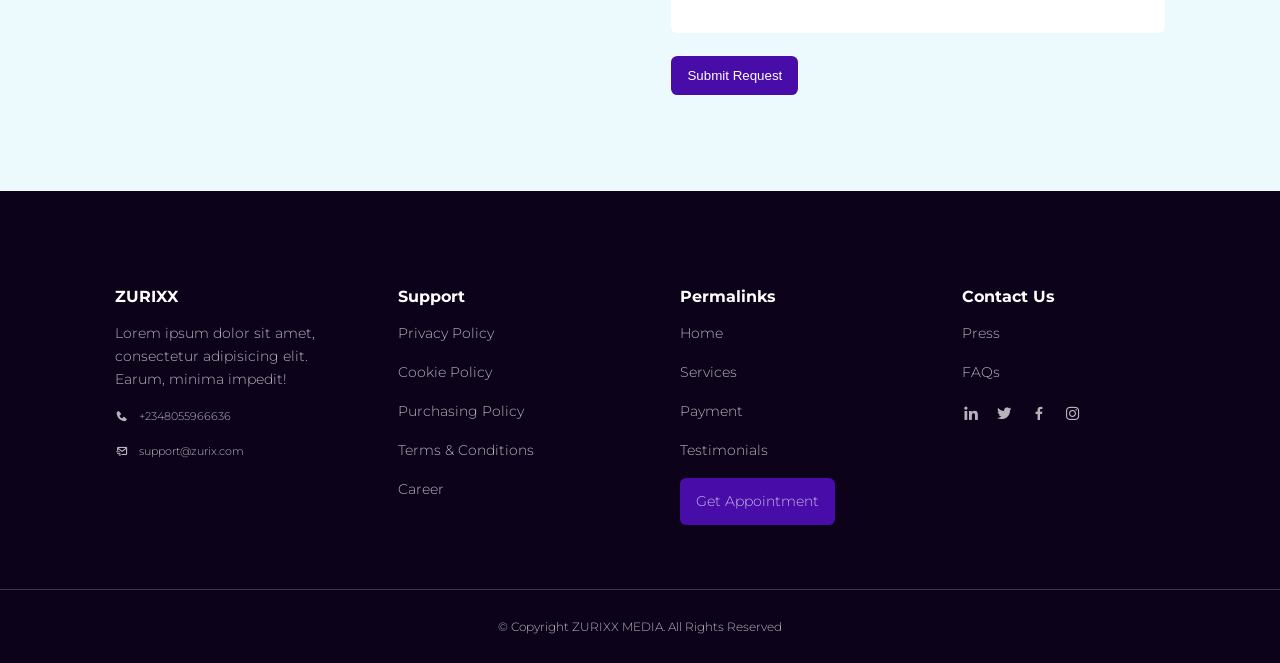
<file: services/dental.html>
<!DOCTYPE html>
<html lang="en">
<head>
    <meta charset="UTF-8">
    <meta http-equiv="X-UA-Compatible" content="IE-edge">
    <meta name="viewport" content="width=device-width, initial-scale=1.0">
    <title>Laureate's Smile Care</title>
    <!--MINIFIED CSS -->
    <link rel="stylesheet" href="./css/style.min.css">
    <!-- BOXICONS CDN -->
    <link href='https://unpkg.com/boxicons@2.1.1/css/boxicons.min.css' rel="stylesheet">
    <!-- Link Swiper's CSS -->
    <link rel="stylesheet" href="https://unpkg.com/swiper/swiper-bundle.min.css"/>
</head>
<body>
    <nav>
        <div class="container">
            <a href="h3" class="nav__logo"><h3>Laureate's Smile Care</h3></a>
            <ul id="nav__items">

                <li><a href="#">HOME</a></li>
                <li><a href="#">ABOUT</a>
                    <ul>
                        <li><a href="/about/why choose us.html"><h4>WHY CHOOSE US</h4></a></li>
                        <li><a href="/about/sustainable dentistry.html"><h4>SUSTAINABLE DENTISTRY</h4></a></li>
                        <li><a href="/about/testimonials.html"><h4>PATIENT TESTIMONIALS</h4></a></li>
                    </ul>
                </li>
                <li><a href="#">PAYMENT PLAN</a>
                <ul>
                    <li><a href="/payment/nhs fee.html"><h4>NHS FEE GUIDE</h4></a></li>
                    <li><a href="/payment/private fee.html"><h4>PRIVATE DENTISTRY</h4></a></li>
                </ul>
                </li>
                <li><a href="#">SERVICES</a>
                <ul>
                        <li><a href="#"><h4>DENTAL TREATMENT</h4></a></li>
                        <li><a href="./facial.html"><h4>FACIAL AESTHETICS</h4></a></li>
                        <li><a href="./cosmetic.html"><h4>COSMETIC WORKS</h4></a></li>
                </ul>
                </li>
                <li><a href="#">OUR TEAM</a>
                    <ul>
                        <li><a href="/our team/director.html"><h4>DIRECTOR</h4></a></li>
                        <li><a href="/our team/associate.html"><h4>ASSOCIATE DIRECTOR</h4></a></li>
                        <li><a href="/our team/secretory.html"><h4>SECRETORY</h4></a></li>
                    </ul>
                </li>
                <li><a href="#appointment" class="btn">MAKE APPOINTMENT</a></li>
            </ul>

            <button id="open__nav-btn"><i class='bx bx-menu'></i></button>
            <button id="close__nav-btn"><i class='bx bx-x' ></i></button>
        </div>
    </nav>
    <!--============================ END OF NAV ============================-->







    <header>
        <div class="container">
            <div class="header__content">
                <h1>Complete Smile Care Solutions For Everyone</h1>
                <p>
                    Lorem ipsum dolor sit amet consectetur, adipisicing elit. Alias sint ullam quas ipsam sapiente provident, repellat velit voluptas quia nihil Inventore ducimus voluptatum optio.
                </p>
                <a href="#appointment" class="btn">Make Appointment</a>
            </div>
            <div class="header__image">
                <img src="./assets/operate.png" alt="Header Image">
            </div>
        </div>
    </header>
<!--============================ END OF HEADER ============================-->






<section id="appointment">
    <div class="container">
        <div class="info">
            <h2>Get An Appointment</h2>
            <p>
                Lorem ipsum dolor sit amet consectetur adipisicing elit. Nobis odio enim esse facere molestiae!
            </p>

            <article>
                <div class="info__icon">
                    <i class='bx bx-user'></i>
                </div>
                <div>
                    <h4>Dental Treatment</h4>
                    <small>    
                    Suscipit et numquam explicabo totam ea consequuntur consequatur eum excepturi veritatis. Quasi atque nostrum illum blanditiis assumenda laborum id asperiores porro magni.
                    </small>
                </div>
            </article>
            <article>
                <div class="info__icon">
                    <i class='bx bxs-face'></i>
                </div>
                <div>
                    <h4>Facial Aesthetics</h4>
                    <small>
                        Suscipit et numquam explicabo totam ea consequuntur consequatur eum excepturi veritatis. Quasi atque nostrum illum blanditiis assumenda laborum id asperiores porro magni.
                    </small>
                </div>
            </article>
            <article>
                <div class="info__icon">
                    <i class='bx bxs-first-aid'></i>
                </div>
                <div>
                    <h4>Cosmetic Works</h4>
                    <small>
                        Suscipit et numquam explicabo totam ea consequuntur consequatur eum excepturi veritatis. Quasi atque nostrum illum blanditiis assumenda laborum id asperiores porro magni.
                    </small>
                </div>
            </article>
        </div>

        <form action="https://formspree.io/f/xpwzrraw" method="POST">
            <div class="form__group">
                <label for="name">Name</label>
                <input type="text" placeholder="Enter Your Name" name="Patient's Name" id="name" required>
            </div>
            <div class="form__group">
                <label for="phone">Phone Number</label>
                <input type="number" placeholder="Enter Phone Number" name="Phone Number" id="phone" required>
            </div>
            <div class="form__group">
                <label for="date">Date</label>
                <input type="date" placeholder="Choose a date" name="Date" id="date" required>
            </div>
            <div class="form__group">
                <label for="department">Select Department</label>
                <select name="Doctor" id="doctor" required>
                    <option value="Department One">Department One</option>
                    <option value="Department Two">Department Two</option>
                    <option value="Department Three">Department Three</option>
                    <option value="Department Four">Department Four</option>
                    <option value="Department Five">Department Five</option>
                </select>
            </div>
            <div class="form__group">
                <label for="doctor">Select Service</label>
                <select name="Doctor" id="doctor" required>
                    <option value="Doctor One">Doctor One</option>
                    <option value="Doctor Two">Doctor Two</option>
                    <option value="Doctor Three">Doctor Three</option>
                    <option value="Doctor Four">Doctor Four</option>
                    <option value="Doctor Five">Doctor Five</option>
                </select>
            </div>
            <div class="form__group">
                <label for="message">Additional Message</label>
                <textarea name="Added Message" id="message" rows="6" placeholder="Add a message" required></textarea>
            </div>
            <input type="submit" value="Submit Request" class="btn-primary">
        </form>
    </div>
</section>
<!--============================ END OF APPOINTMENT ============================-->







<footer>
    <div class="container">
        <article>
            <a href="#" class="footer__logo"><h3>ZURIXX</h3></a>
            <p>
                Lorem ipsum dolor sit amet, consectetur adipisicing elit. Earum, minima impedit!
            </p>
            <div>
                <i class="bx bxs-phone"></i>
                <small>+2348055966636</small>
            </div>
            <div>
                <i class="bx bx-mail-send"></i>
                <small>support@zurix.com</small>
            </div>
        </article>
        <article>
            <h3>Support</h3>
            <a href="#">Privacy Policy</a>
            <a href="#">Cookie Policy</a>
            <a href="#">Purchasing Policy</a>
            <a href="#">Terms & Conditions</a>
            <a href="#">Career</a>
        </article>

        <article>
            <h3>Permalinks</h3>
            <a href="#">Home</a>
            <a href="/services/services.html">Services</a>
            <a href="/payment/payment.html">Payment</a>
            <a href="/about/testimonials.html">Testimonials</a>
            <a href="/appointment/appointment.html" class="btn-primary">Get Appointment</a>
        </article>
        
        <article>
            <h3>Contact Us</h3>
            <p>Press</p>
            <p>FAQs</p>
            <div class="footer__socials">
                <a href="#"><i class="bx bxl-linkedin"></i></a>
                <a href="#"><i class="bx bxl-twitter"></i></a>
                <a href="#"><i class="bx bxl-facebook"></i></a>
                <a href="#"><i class="bx bxl-instagram"></i></a>
            </div>
        </article>    
    </div>
    <div class="copyright">
        <small>&copy; Copyright ZURIXX MEDIA. All Rights Reserved</small>
    </div>
</footer>





<!-- Swiper JS -->
<script src="https://unpkg.com/swiper/swiper-bundle.min.js"></script>
<script src="./main.js"></script>
</body>
</html>
</file>
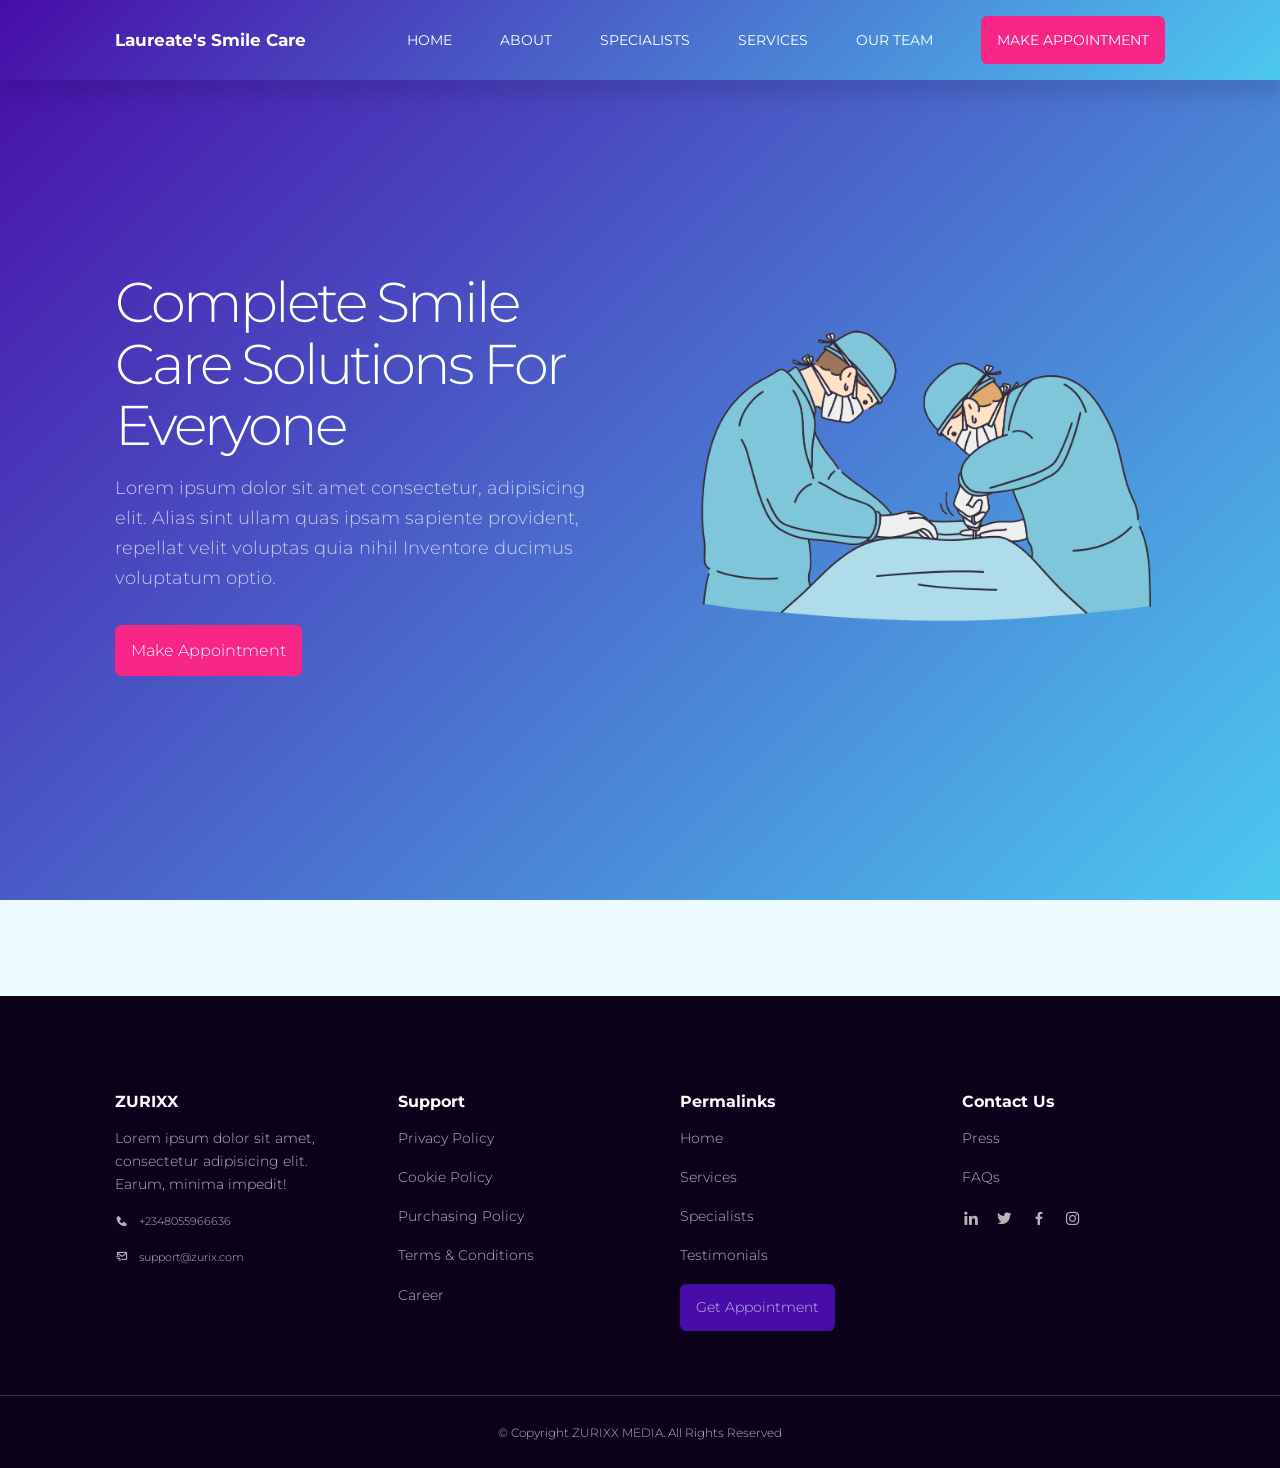
<file: services/facial.html>
<!DOCTYPE html>
<html lang="en">
<head>
    <meta charset="UTF-8">
    <meta http-equiv="X-UA-Compatible" content="IE-edge">
    <meta name="viewport" content="width=device-width, initial-scale=1.0">
    <title>Laureate's Smile Care</title>
    <!--MINIFIED CSS -->
    <link rel="stylesheet" href="./css/style.min.css">
    <!-- BOXICONS CDN -->
    <link href='https://unpkg.com/boxicons@2.1.1/css/boxicons.min.css' rel="stylesheet">
    <!-- Link Swiper's CSS -->
    <link rel="stylesheet" href="https://unpkg.com/swiper/swiper-bundle.min.css"/>
</head>
<body>
    <nav>
        <div class="container">
            <a href="h3" class="nav__logo"><h3>Laureate's Smile Care</h3></a>
            <ul id="nav__items">

                <li><a href="#">HOME</a></li>
                <li><a href="#">ABOUT</a>
                    <ul>
                        <li><a href="/about/why choose us.html"><h4>WHY CHOOSE US</h4></a></li>
                        <li><a href="/about/sustainable dentistry.html"><h4>SUSTAINABLE DENTISTRY</h4></a></li>
                        <li><a href="/about/testimonials.html"><h4>PATIENT TESTIMONIALS</h4></a></li>
                    </ul>
                </li>
                <li><a href="#specialists">SPECIALISTS</a></li>
                <li><a href="#">SERVICES</a>
                <ul>
                        <li><a href="./dental.html"><h4>DENTAL TREATMENT</h4></a></li>
                        <li><a href="#"><h4>FACIAL AESTHETICS</h4></a></li>
                        <li><a href="./cosmetic.html"><h4>COSMETIC WORKS</h4></a></li>
                </ul>
                </li>
                <li><a href="#">OUR TEAM</a>
                    <ul>
                        <li><a href="/our team/director.html"><h4>DIRECTOR</h4></a></li>
                        <li><a href="/our team/associate.html"><h4>ASSOCIATE DIRECTOR</h4></a></li>
                        <li><a href="/our team/secretory.html"><h4>SECRETORY</h4></a></li>
                    </ul>
                </li>
                <li><a href="#appointment" class="btn">MAKE APPOINTMENT</a></li>
            </ul>

            <button id="open__nav-btn"><i class='bx bx-menu'></i></button>
            <button id="close__nav-btn"><i class='bx bx-x' ></i></button>
        </div>
    </nav>
    <!--============================ END OF NAV ============================-->







    <header>
        <div class="container">
            <div class="header__content">
                <h1>Complete Smile Care Solutions For Everyone</h1>
                <p>
                    Lorem ipsum dolor sit amet consectetur, adipisicing elit. Alias sint ullam quas ipsam sapiente provident, repellat velit voluptas quia nihil Inventore ducimus voluptatum optio.
                </p>
                <a href="#appointment" class="btn">Make Appointment</a>
            </div>
            <div class="header__image">
                <img src="./assets/operate.png" alt="Header Image">
            </div>
        </div>
    </header>
<!--============================ END OF HEADER ============================-->







<footer>
    <div class="container">
        <article>
            <a href="#" class="footer__logo"><h3>ZURIXX</h3></a>
            <p>
                Lorem ipsum dolor sit amet, consectetur adipisicing elit. Earum, minima impedit!
            </p>
            <div>
                <i class="bx bxs-phone"></i>
                <small>+2348055966636</small>
            </div>
            <div>
                <i class="bx bx-mail-send"></i>
                <small>support@zurix.com</small>
            </div>
        </article>
        <article>
            <h3>Support</h3>
            <a href="#">Privacy Policy</a>
            <a href="#">Cookie Policy</a>
            <a href="#">Purchasing Policy</a>
            <a href="#">Terms & Conditions</a>
            <a href="#">Career</a>
        </article>

        <article>
            <h3>Permalinks</h3>
            <a href="#">Home</a>
            <a href="#services">Services</a>
            <a href="#specialists">Specialists</a>
            <a href="#testimonials">Testimonials</a>
            <a href="#appointment" class="btn-primary">Get Appointment</a>
        </article>

        <article>
            <h3>Contact Us</h3>
            <p>Press</p>
            <p>FAQs</p>
            <div class="footer__socials">
                <a href="#"><i class="bx bxl-linkedin"></i></a>
                <a href="#"><i class="bx bxl-twitter"></i></a>
                <a href="#"><i class="bx bxl-facebook"></i></a>
                <a href="#"><i class="bx bxl-instagram"></i></a>
            </div>
        </article>    
    </div>
    <div class="copyright">
        <small>&copy; Copyright ZURIXX MEDIA. All Rights Reserved</small>
    </div>
</footer>





<!-- Swiper JS -->
<script src="https://unpkg.com/swiper/swiper-bundle.min.js"></script>
<script src="./main.js"></script>
</body>
</html>
</file>
<file: about/css/style.min.css>
@import"https://fonts.googleapis.com/css2?family=Montserrat:wght@300;400;500;600;700&display=swap";*{margin:0;padding:0;border:0;outline:0;list-style:none;text-decoration:none;box-sizing:border-box}html{scroll-behavior:smooth}body{font-family:"Montserrat",sans-serif;line-height:1.5;background:rgba(76,201,240,.1);-webkit-user-select:none;-moz-user-select:none;user-select:none}.container{width:82%;margin:0 auto}img{display:block;width:100%}h1,h2,h3,h4,h5{line-height:1.2}section{margin-top:6rem}section>h2{text-align:center}section>p{text-align:center;width:42%;margin:.6rem auto 2.5rem}.btn{display:inline-block;width:-moz-fit-content;width:fit-content;padding:.75rem 1rem;border-radius:.4rem;background:#f72585;color:#fff;cursor:pointer;transition:all 400ms ease}.btn:hover{background:#f84c9b;box-shadow:0 1rem 1.6rem rgba(12,3,27,.15)}.btn-primary{display:inline-block;width:-moz-fit-content;width:fit-content;padding:.75rem 1rem;border-radius:.4rem;background:#480ca8;color:#fff;cursor:pointer;transition:all 400ms ease}.btn-primary:hover{background:#580fce;box-shadow:0 1rem 1.6rem rgba(12,3,27,.15)}@media screen and (max-width: 1024px){.container{width:90%}section>p{width:55%}}@media screen and (max-width: 600px){section>p{width:90%}}nav{width:100vw;height:5rem;position:fixed;z-index:10;display:grid;place-items:center;background:linear-gradient(135deg, #480ca8, #4cc9f0);color:#fff;box-shadow:0 1rem 1rem rgba(12,3,27,.1)}nav h1,nav h2,nav h3,nav h4,nav h5{color:#fff}nav .container{display:flex;justify-content:space-between;align-items:center}nav .container ul{display:flex;gap:3rem;align-items:center}nav .container ul li ul{position:absolute;width:210px;height:120px;gap:.02rem;background:#445964;display:none;text-align:center}nav .container ul li ul h4{color:#fff}nav .container ul li ul h4:hover{color:#4cc9f0;transition:all 400ms ease}nav .container ul li ul h4:hover a{margin-left:1rem}nav .container ul li:hover ul{display:grid}nav .container button{display:none}nav .container a{color:#fff;font-weight:400;font-size:.9rem}nav .container .nav__logo h3{color:#fff}@media screen and (max-width: 1024px){nav .container button{display:inline-block;background:rgba(0,0,0,0);color:#fff;font-size:2rem;cursor:pointer}nav .container button#close__nav-btn{display:none}nav .container ul{position:fixed;right:5%;top:5rem;flex-direction:column;align-items:flex-start;gap:0;display:none;perspective:300px}nav .container ul li{width:100%;opacity:0;animation:flipNavItem 300ms ease forwards;transform-origin:top}nav .container ul li:nth-child(2){animation-delay:200ms}nav .container ul li:nth-child(3){animation-delay:400ms}nav .container ul li:nth-child(4){animation-delay:600ms}nav .container ul li:nth-child(5){animation-delay:800ms}nav .container ul li:nth-child(6){animation-delay:1000ms}@keyframes flipNavItem{0%{transform:rotateX(90deg)}100%{transform:rotateX(0deg);opacity:1}}nav .container ul li a{color:#fff;height:100%;display:block;padding:1.5rem 2rem;border-radius:0;background:linear-gradient(#4cc9f0, #14b8eb)}nav .container ul li a.btn{background:#f72585}}header{background:linear-gradient(135deg, #480ca8, #4cc9f0);color:#fff;height:100vh;display:grid;place-items:center;overflow:hidden}header h1,header h2,header h3,header h4,header h5{color:#fff}header .container{margin-top:3rem;display:grid;grid-template-columns:46% 46%;gap:8%;align-items:center;justify-content:space-between}header .container .header__content h1{font-size:3.5rem;line-height:1.1;letter-spacing:-3px;font-weight:300}header .container .header__content p{margin:1rem 0 2rem;color:rgba(255,255,255,.7);font-size:1.1rem}@media screen and (max-width: 1024px){header{height:100vh}header .container{gap:1rem}header .container .header__content h1{font-size:2.2rem}}@media screen and (max-width: 600px){header{height:100vh;padding-top:3rem}header .container{grid-template-columns:1fr;text-align:center}header .container .header__content{margin:.8rem 0 1.5rem;line-height:1.4}}#services .container{display:grid;grid-template-columns:1fr;gap:2rem}#services .container article{background:linear-gradient(135deg, #480ca8, #4cc9f0);color:#fff;padding:1.5rem;border-radius:1rem;display:grid;gap:1.5rem;height:-moz-fit-content;height:fit-content;width:26.9rem;transition:all 400ms ease}#services .container article h1,#services .container article h2,#services .container article h3,#services .container article h4,#services .container article h5{color:#fff}#services .container article:hover{margin-top:-0.5rem}#services .container article i{font-size:1.7rem}#services .container article div h4{margin-bottom:1rem}.services__projects{margin-top:4rem;display:grid;grid-template-columns:1fr;gap:8rem}.services__project1{display:flex;flex-direction:column;gap:1rem;width:29rem;height:17rem;position:absolute;left:50rem;bottom:-75rem}.services__project2{display:flex;flex-direction:column;gap:1rem;width:34rem;height:14rem;position:absolute;left:48rem;bottom:-90.5rem}.services__project3{display:flex;flex-direction:column;gap:1rem;width:29rem;height:17rem;position:absolute;left:50rem;bottom:-113rem}.services__project4{display:flex;flex-direction:column;gap:1rem;width:29rem;height:17rem;position:absolute;left:50rem;bottom:-132rem}.services__project-image{height:20rem;display:block;border:1rem solid var(--color-white);overflow:hidden;box-shadow:0 0 1.6rem var(--color-primary-variant);transition:all 400ms ease}.services__project-image:hover{box-shadow:none}.services__project-image img{transform:0;transition:all 12s ease}.services__project-image:hover img{transform:translateY(calc(-100% + 18rem))}@media screen and (max-width: 1024px){#services .container{gap:1rem;grid-template-columns:1fr}#services .container article div h4{margin-bottom:.8rem}#services .container article{padding:1.2rem;gap:.8rem}#services .container article:hover{margin:0}}@media screen and (max-width: 600px){#services .container{grid-template-columns:1fr}}#specialists{display:none}#specialists .container{width:68%;display:grid;grid-template-columns:repeat(4, 1fr);gap:2rem}#specialists .container article{background:#fff;border-radius:1rem;box-shadow:0 1.5rem 1.5rem rgba(12,3,27,.1);position:relative;transition:all 700ms ease}#specialists .container article:hover{box-shadow:none}#specialists .container article:hover .specialist__image::before{left:0;border-radius:1rem}#specialists .container article:hover .specialist__socials,#specialists .container article:hover .specialist__whatsapp{opacity:1;visibility:visible}#specialists .container article .specialist__image{height:20rem;position:relative;border-radius:1rem;overflow:hidden}#specialists .container article .specialist__image::before{content:"";display:block;width:100%;height:100%;position:absolute;top:0;left:-100%;background:linear-gradient(135deg, rgba(72, 12, 168, 0.8), rgba(76, 201, 240, 0.8));border-radius:50%;transition:all 1s ease}#specialists .container article .specialist__details{margin:1.5rem 0;text-align:center}#specialists .container article .specialist__socials{position:absolute;top:1.2rem;right:1.2rem;display:flex;flex-direction:column;gap:1rem;opacity:0;visibility:hidden;transition:all 1s 400ms ease}#specialists .container article .specialist__socials a{background:#fff;color:#480ca8;padding:.4rem;display:flex;font-size:.8rem;border-radius:50%;transition:all 400ms ease}#specialists .container article .specialist__socials a:hover{background:#480ca8;color:#fff}#specialists .container article .specialist__whatsapp{background:#54eb72;color:#fff;position:absolute;left:50%;transform:translateX(-50%);bottom:30%;padding:1rem;border-radius:50%;display:flex;opacity:0;visibility:hidden;transition:all 1s 400ms ease}@media screen and (max-width: 1024px){#specialists .container{grid-template-columns:1fr 1fr}}@media screen and (max-width: 600px){#specialists .container{grid-template-columns:1fr}}.swiper{width:82%}.swiper .swiper-wrapper{margin-bottom:4rem}.swiper .swiper-wrapper .swiper-slide{background:linear-gradient(135deg, #480ca8, #4cc9f0);color:#fff;padding:1.5rem 2rem;border-radius:1rem;cursor:default;font-size:.9rem}.swiper .swiper-wrapper .swiper-slide h1,.swiper .swiper-wrapper .swiper-slide h2,.swiper .swiper-wrapper .swiper-slide h3,.swiper .swiper-wrapper .swiper-slide h4,.swiper .swiper-wrapper .swiper-slide h5{color:#fff}.swiper .swiper-wrapper .swiper-slide p{margin-bottom:1.5rem}.swiper .swiper-wrapper .swiper-slide .patient{display:flex;align-items:center;gap:1rem}.swiper .swiper-wrapper .swiper-slide .patient .avatar{width:2.5rem;aspect-ratio:1/1;border-radius:50%;overflow:hidden}.swiper .swiper-pagination-bullet{background:#480ca8}@media screen and (max-width: 600px){.swiper .swiper-wrapper .swiper-slide{padding:1.5rem}}#appointment .container{display:grid;grid-template-columns:47% 47%;gap:6%}#appointment .container .info p{margin:.5rem 0 2rem}#appointment .container .info article{display:flex;gap:1.5rem;margin-bottom:1.5rem}#appointment .container .info article small{margin-top:.4rem;display:block}#appointment .container .info article .info__icon{background:#f72585;color:#fff;padding:.8rem;border-radius:50%;display:flex;height:-moz-fit-content;height:fit-content;font-size:1.2rem}#appointment .container form{display:flex;flex-direction:column;gap:1.4rem}#appointment .container form .form__group label{font-size:.85rem;margin-bottom:.4rem;display:inline-block;font-weight:600}#appointment .container form .form__group input,#appointment .container form .form__group textarea,#appointment .container form .form__group select{background:#fff;padding:.85rem 1rem;display:block;width:100%;border-radius:.4rem;resize:none;-webkit-appearance:none;-moz-appearance:none;appearance:none}@media screen and (max-width: 600px){#appointment .container{grid-template-columns:1fr;gap:2rem}#appointment .container .info h2,#appointment .container .info p{text-align:center}}footer{background:#0c031b;color:rgba(255,255,255,.7);padding-top:6rem;margin-top:6rem}footer .container{display:grid;grid-template-columns:repeat(4, 1fr);gap:5rem;font-size:.85rem}footer .container a{color:rgba(255,255,255,.7);transition:all 400ms ease}footer .container a:hover{color:#fff}footer .container a>h3{color:#fff}footer .container article{display:flex;flex-direction:column;gap:1rem}footer .container article>div{display:flex;align-items:center;gap:.6rem}footer .container article>h3{color:#fff}footer .container article .footer__socials{gap:1rem;font-size:1.1rem}footer .copyright{text-align:center;padding:1.5rem 0;margin-top:4rem;border-top:1px solid rgba(255,255,255,.2);font-size:.9rem}@media screen and (max-width: 1024px){footer .container{gap:2.5rem}}@media screen and (max-width: 1024px){footer .container{grid-template-columns:1fr;text-align:center}footer .container .btn-primary,footer .container .footer__socials{margin:0 auto}footer .container article>div{justify-content:center}}*{margin:0;padding:0;border:0;outline:0;text-decoration:none;list-style:none;box-sizing:border-box}:root{--color-primary: #7562e0;--color-primary-variant: rgba(102, 0, 255, 0.2);--color-white: #fff;--color-light: #f5f5f5;--color-black: #0f0f1b;--color-dark: #4b4a53;--container-width-lg: 82%;--container-width-md: 90%;--container-width-sm: 92%}html{scroll-behavior:smooth}body{font-weight:300;color:var(--color-dark);line-height:1.7}h1{font-size:2.4rem;line-height:1.1}#purpose{height:calc(100vh - 1rem);position:relative;top:1rem;display:grid;place-items:center;overflow:hidden}.purpose__container{display:grid;grid-template-columns:40% 60%;height:100%}.purpose__left{display:flex;align-items:center;height:100%}.purpose__left h3{color:var(--color-primary);margin-bottom:.6rem}.purpose__left p{margin:1.2rem 0 2rem}.purpose__right{position:relative;height:100%}.purpose__right-bg{width:70rem;height:70rem;border-radius:50%;position:absolute;right:-30rem;bottom:-30rem}.purpose__image{width:45rem;height:43rem;position:absolute;bottom:-1rem;z-index:1;left:10.6rem;padding:7rem}@media screen and (max-width: 1024px){#purpose{height:100%;padding:0rem 0 0rem;margin-top:.025rem;margin-bottom:9rem}.purpose__container{align-items:flex-end;height:10%}.purpose__left{margin-bottom:6rem}.purpose__left h1{font-size:2rem}.purpose__left h3{font-size:1.7}.purpose__right{align-self:flex-end;height:100%}.purpose__image{bottom:10rem;width:15rem;height:18rem;right:2rem;left:4.3rem;align-items:center}}@media screen and (max-width: 600px){#purpose{height:100vh;padding-top:3rem}#purpose .container{grid-template-columns:1fr;text-align:center}#purpose .container .purpose_content{margin:.8rem 0 1.5rem;line-height:1.4}#purpose .purpose__image{bottom:-3rem;width:15rem;height:18rem;right:2rem;left:4.3rem;align-items:center}}/*# sourceMappingURL=style.min.css.map */
</file>
<file: css/style.min.css>
@import"https://fonts.googleapis.com/css2?family=Montserrat:wght@300;400;500;600;700&display=swap";*{margin:0;padding:0;border:0;outline:0;list-style:none;text-decoration:none;box-sizing:border-box}html{scroll-behavior:smooth}body{font-family:"Montserrat",sans-serif;line-height:1.5;background:rgba(76,201,240,.1);-webkit-user-select:none;-moz-user-select:none;user-select:none}.container{width:82%;margin:0 auto}img{display:block;width:100%}h1,h2,h3,h4,h5{line-height:1.2}section{margin-top:6rem}section>h2{text-align:center}section>p{text-align:center;width:42%;margin:.6rem auto 2.5rem}.btn{display:inline-block;width:-moz-fit-content;width:fit-content;padding:.75rem 1rem;border-radius:.4rem;background:#f72585;color:#fff;cursor:pointer;transition:all 400ms ease}.btn:hover{background:#f84c9b;box-shadow:0 1rem 1.6rem rgba(12,3,27,.15)}.btn-primary{display:inline-block;width:-moz-fit-content;width:fit-content;padding:.75rem 1rem;border-radius:.4rem;background:#480ca8;color:#fff;cursor:pointer;transition:all 400ms ease}.btn-primary:hover{background:#580fce;box-shadow:0 1rem 1.6rem rgba(12,3,27,.15)}@media screen and (max-width: 1024px){.container{width:90%}section>p{width:55%}}@media screen and (max-width: 600px){section>p{width:90%}}nav{width:100vw;height:5rem;position:fixed;z-index:10;display:grid;place-items:center;background:linear-gradient(135deg, #480ca8, #4cc9f0);color:#fff;box-shadow:0 1rem 1rem rgba(12,3,27,.1)}nav h1,nav h2,nav h3,nav h4,nav h5{color:#fff}nav .container{display:flex;justify-content:space-between;align-items:center}nav .container ul{display:flex;gap:3rem;align-items:center}nav .container ul li ul{position:absolute;width:210px;height:120px;gap:.02rem;background:#445964;display:none;text-align:center}nav .container ul li ul h4{color:#fff}nav .container ul li ul h4:hover{color:#4cc9f0;transition:all 400ms ease}nav .container ul li ul h4:hover a{margin-left:1rem}nav .container ul li:hover ul{display:grid}nav .container button{display:none}nav .container a{color:#fff;font-weight:400;font-size:.9rem}nav .container .nav__logo h3{color:#fff}@media screen and (max-width: 1024px){nav .container button{display:inline-block;background:rgba(0,0,0,0);color:#fff;font-size:2rem;cursor:pointer}nav .container button#close__nav-btn{display:none}nav .container ul{position:fixed;right:5%;top:5rem;flex-direction:column;align-items:flex-start;gap:0;display:none;perspective:300px}nav .container ul li{width:100%;opacity:0;animation:flipNavItem 300ms ease forwards;transform-origin:top}nav .container ul li:nth-child(2){animation-delay:200ms}nav .container ul li:nth-child(3){animation-delay:400ms}nav .container ul li:nth-child(4){animation-delay:600ms}nav .container ul li:nth-child(5){animation-delay:800ms}nav .container ul li:nth-child(6){animation-delay:1000ms}@keyframes flipNavItem{0%{transform:rotateX(90deg)}100%{transform:rotateX(0deg);opacity:1}}nav .container ul li a{color:#fff;height:100%;display:block;padding:1.5rem 2rem;border-radius:0;background:linear-gradient(#4cc9f0, #14b8eb)}nav .container ul li a.btn{background:#f72585}}header{background:linear-gradient(135deg, #480ca8, #4cc9f0);color:#fff;height:100vh;display:grid;place-items:center;overflow:hidden}header h1,header h2,header h3,header h4,header h5{color:#fff}header .container{margin-top:3rem;display:grid;grid-template-columns:46% 46%;gap:8%;align-items:center;justify-content:space-between}header .container .header__content h1{font-size:3.5rem;line-height:1.1;letter-spacing:-3px;font-weight:300}header .container .header__content p{margin:1rem 0 2rem;color:rgba(255,255,255,.7);font-size:1.1rem}@media screen and (max-width: 1024px){header{height:100vh}header .container{gap:1rem}header .container .header__content h1{font-size:2.2rem}}@media screen and (max-width: 600px){header{height:100vh;padding-top:3rem}header .container{grid-template-columns:1fr;text-align:center}header .container .header__content{margin:.8rem 0 1.5rem;line-height:1.4}}#services .container{display:grid;grid-template-columns:1fr;gap:2rem}#services .container article{background:linear-gradient(135deg, #480ca8, #4cc9f0);color:#fff;padding:1.5rem;border-radius:1rem;display:grid;gap:1.5rem;height:-moz-fit-content;height:fit-content;width:26.9rem;transition:all 400ms ease}#services .container article h1,#services .container article h2,#services .container article h3,#services .container article h4,#services .container article h5{color:#fff}#services .container article:hover{margin-top:-0.5rem}#services .container article i{font-size:1.7rem}#services .container article div h4{margin-bottom:1rem}.services__projects{margin-top:4rem;display:grid;grid-template-columns:1fr;gap:8rem}.services__project1{display:flex;flex-direction:column;gap:1rem;width:29rem;height:17rem;position:absolute;border-radius:1rem;left:50rem;bottom:-75rem}.services__project2{display:flex;flex-direction:column;gap:1rem;width:34rem;height:14rem;position:absolute;left:48rem;bottom:-90.5rem}.services__project3{display:flex;flex-direction:column;gap:1rem;width:29rem;height:17rem;position:absolute;left:50rem;bottom:-113rem}.services__project4{display:flex;flex-direction:column;gap:1rem;width:29rem;height:17rem;position:absolute;left:50rem;bottom:-132rem}.services__project-image{height:20rem;display:block;border:1rem solid var(--color-white);overflow:hidden;box-shadow:0 0 1.6rem var(--color-primary-variant);transition:all 400ms ease}.services__project-image:hover{box-shadow:none}.services__project-image img{transform:0;transition:all 12s ease}.services__project-image:hover img{transform:translateY(calc(-100% + 18rem))}@media screen and (max-width: 1024px){#services .container{gap:1rem;grid-template-columns:1fr}#services .container article div h4{margin-bottom:.8rem}#services .container article{padding:1.2rem;gap:.8rem}#services .container article:hover{margin:0}}@media screen and (max-width: 600px){#services .container{grid-template-columns:1fr}}#specialists .container{width:68%;display:grid;gap:2rem;left:16rem}#specialists .container .specialist__left .intro{position:relative;width:38rem;left:32rem;bottom:-2rem}#specialists .container article{background:#fff;border-radius:1rem;width:19rem;position:relative;transition:all 700ms ease;left:-2rem;bottom:20rem}#specialists .container article:hover{box-shadow:none}#specialists .container article:hover .specialist__image::before{left:0;border-radius:1rem}#specialists .container article:hover .specialist__socials,#specialists .container article:hover .specialist__whatsapp{opacity:1;visibility:visible}#specialists .container article .specialist__image{height:20rem;position:relative;border-radius:1rem;overflow:hidden}#specialists .container article .specialist__image::before{content:"";display:block;width:100%;height:100%;position:absolute;top:0;left:-100%;background:linear-gradient(135deg, rgba(72, 12, 168, 0.8), rgba(76, 201, 240, 0.8));border-radius:50%;transition:all 1s ease}#specialists .container article .specialist__details{margin:1.5rem 0;text-align:center}#specialists .container article .specialist__socials{position:absolute;top:1.2rem;right:1.2rem;display:flex;flex-direction:column;gap:1rem;opacity:0;visibility:hidden;transition:all 1s 400ms ease}#specialists .container article .specialist__socials a{background:#fff;color:#480ca8;padding:.4rem;display:flex;font-size:.8rem;border-radius:50%;transition:all 400ms ease}#specialists .container article .specialist__socials a:hover{background:#480ca8;color:#fff}#specialists .container article .specialist__whatsapp{background:#54eb72;color:#fff;position:absolute;left:50%;transform:translateX(-50%);bottom:30%;padding:1rem;border-radius:50%;display:flex;opacity:0;visibility:hidden;transition:all 1s 400ms ease}@media screen and (max-width: 1024px){#specialists .container{grid-template-columns:1fr 1fr}}@media screen and (max-width: 600px){#specialists .container{grid-template-columns:1fr}}.swiper{width:82%}.swiper .swiper-wrapper{margin-bottom:4rem}.swiper .swiper-wrapper .swiper-slide{background:linear-gradient(135deg, #480ca8, #4cc9f0);color:#fff;padding:1.5rem 2rem;border-radius:1rem;cursor:default;font-size:.9rem}.swiper .swiper-wrapper .swiper-slide h1,.swiper .swiper-wrapper .swiper-slide h2,.swiper .swiper-wrapper .swiper-slide h3,.swiper .swiper-wrapper .swiper-slide h4,.swiper .swiper-wrapper .swiper-slide h5{color:#fff}.swiper .swiper-wrapper .swiper-slide p{margin-bottom:1.5rem}.swiper .swiper-wrapper .swiper-slide .patient{display:flex;align-items:center;gap:1rem}.swiper .swiper-wrapper .swiper-slide .patient .avatar{width:2.5rem;aspect-ratio:1/1;border-radius:50%;overflow:hidden}.swiper .swiper-pagination-bullet{background:#480ca8}@media screen and (max-width: 600px){.swiper .swiper-wrapper .swiper-slide{padding:1.5rem}}#appointment .container{display:grid;grid-template-columns:47% 47%;gap:6%}#appointment .container .info p{margin:.5rem 0 2rem}#appointment .container .info article{display:flex;gap:1.5rem;margin-bottom:1.5rem}#appointment .container .info article small{margin-top:.4rem;display:block}#appointment .container .info article .info__icon{background:#f72585;color:#fff;padding:.8rem;border-radius:50%;display:flex;height:-moz-fit-content;height:fit-content;font-size:1.2rem}#appointment .container form{display:flex;flex-direction:column;gap:1.4rem}#appointment .container form .form__group label{font-size:.85rem;margin-bottom:.4rem;display:inline-block;font-weight:600}#appointment .container form .form__group input,#appointment .container form .form__group textarea,#appointment .container form .form__group select{background:#fff;padding:.85rem 1rem;display:block;width:100%;border-radius:.4rem;resize:none;-webkit-appearance:none;-moz-appearance:none;appearance:none}@media screen and (max-width: 600px){#appointment .container{grid-template-columns:1fr;gap:2rem}#appointment .container .info h2,#appointment .container .info p{text-align:center}}footer{background:#0c031b;color:rgba(255,255,255,.7);padding-top:6rem;margin-top:6rem}footer .container{display:grid;grid-template-columns:repeat(4, 1fr);gap:5rem;font-size:.85rem}footer .container a{color:rgba(255,255,255,.7);transition:all 400ms ease}footer .container a:hover{color:#fff}footer .container a>h3{color:#fff}footer .container article{display:flex;flex-direction:column;gap:1rem}footer .container article>div{display:flex;align-items:center;gap:.6rem}footer .container article>h3{color:#fff}footer .container article .footer__socials{gap:1rem;font-size:1.1rem}footer .copyright{text-align:center;padding:1.5rem 0;margin-top:4rem;border-top:1px solid rgba(255,255,255,.2);font-size:.9rem}@media screen and (max-width: 1024px){footer .container{gap:2.5rem}}@media screen and (max-width: 1024px){footer .container{grid-template-columns:1fr;text-align:center}footer .container .btn-primary,footer .container .footer__socials{margin:0 auto}footer .container article>div{justify-content:center}}*{margin:0;padding:0;border:0;outline:0;text-decoration:none;list-style:none;box-sizing:border-box}:root{--color-primary: #7562e0;--color-primary-variant: rgba(102, 0, 255, 0.2);--color-white: #fff;--color-light: #f5f5f5;--color-black: #0f0f1b;--color-dark: #4b4a53;--container-width-lg: 82%;--container-width-md: 90%;--container-width-sm: 92%}html{scroll-behavior:smooth}body{font-weight:300;color:var(--color-dark);line-height:1.7}h1{font-size:2.4rem;line-height:1.1}#purpose{height:calc(100vh - 14rem);position:relative;top:1rem;display:grid;place-items:center;overflow:hidden}.purpose__container{display:grid;grid-template-columns:40% 60%;height:100%;margin-bottom:-9rem}.purpose__left{display:flex;align-items:center;height:60%}.purpose__left h3{color:var(--color-primary);margin-bottom:.6rem}.purpose__left p{margin:1.2rem 0 2rem}.purpose__right .purpose__image{display:flex;flex-direction:column;align-items:center}.purpose__right .purpose__image:hover{cursor:pointer}.purpose__image img{width:300px;height:300px;border-radius:50%;border:6px solid #f5f5f5;box-shadow:2px 2px 10px 2px rgba(0,0,0,.5)}@media screen and (max-width: 1024px){#purpose{height:100%;padding:0rem 0 0rem;margin-top:.025rem;margin-bottom:9rem}.purpose__container{align-items:flex-end;height:10%}.purpose__left{margin-bottom:6rem}.purpose__left h1{font-size:2rem}.purpose__left h3{font-size:1.7}.purpose__right{align-self:flex-end;height:100%}.purpose__image{bottom:10rem;width:15rem;height:18rem;right:2rem;left:4.3rem;align-items:center}}@media screen and (max-width: 600px){#purpose{height:100vh;padding-top:3rem}#purpose .container{grid-template-columns:1fr;text-align:center}#purpose .container .purpose_content{margin:.8rem 0 1.5rem;line-height:1.4}#purpose .purpose__image{bottom:-3rem;width:15rem;height:18rem;right:2rem;left:4.3rem;align-items:center}}/*# sourceMappingURL=style.min.css.map */
</file>
<file: appointment/css/style.min.css>
@import"https://fonts.googleapis.com/css2?family=Montserrat:wght@300;400;500;600;700&display=swap";*{margin:0;padding:0;border:0;outline:0;list-style:none;text-decoration:none;box-sizing:border-box}html{scroll-behavior:smooth}body{font-family:"Montserrat",sans-serif;line-height:1.5;background:rgba(76,201,240,.1);-webkit-user-select:none;-moz-user-select:none;user-select:none}.container{width:82%;margin:0 auto}img{display:block;width:100%}h1,h2,h3,h4,h5{line-height:1.2}section{margin-top:6rem}section>h2{text-align:center}section>p{text-align:center;width:42%;margin:.6rem auto 2.5rem}.btn{display:inline-block;width:-moz-fit-content;width:fit-content;padding:.75rem 1rem;border-radius:.4rem;background:#f72585;color:#fff;cursor:pointer;transition:all 400ms ease}.btn:hover{background:#f84c9b;box-shadow:0 1rem 1.6rem rgba(12,3,27,.15)}.btn-primary{display:inline-block;width:-moz-fit-content;width:fit-content;padding:.75rem 1rem;border-radius:.4rem;background:#480ca8;color:#fff;cursor:pointer;transition:all 400ms ease}.btn-primary:hover{background:#580fce;box-shadow:0 1rem 1.6rem rgba(12,3,27,.15)}@media screen and (max-width: 1024px){.container{width:90%}section>p{width:55%}}@media screen and (max-width: 600px){section>p{width:90%}}nav{width:100vw;height:5rem;position:fixed;z-index:10;display:grid;place-items:center;background:linear-gradient(135deg, #480ca8, #4cc9f0);color:#fff;box-shadow:0 1rem 1rem rgba(12,3,27,.1)}nav h1,nav h2,nav h3,nav h4,nav h5{color:#fff}nav .container{display:flex;justify-content:space-between;align-items:center}nav .container ul{display:flex;gap:3rem;align-items:center}nav .container ul li ul{position:absolute;width:210px;height:120px;gap:.02rem;background:#445964;display:none;text-align:center}nav .container ul li ul h4{color:#fff}nav .container ul li ul h4:hover{color:#4cc9f0;transition:all 400ms ease}nav .container ul li ul h4:hover a{margin-left:1rem}nav .container ul li:hover ul{display:grid}nav .container button{display:none}nav .container a{color:#fff;font-weight:400;font-size:.9rem}nav .container .nav__logo h3{color:#fff}@media screen and (max-width: 1024px){nav .container button{display:inline-block;background:rgba(0,0,0,0);color:#fff;font-size:2rem;cursor:pointer}nav .container button#close__nav-btn{display:none}nav .container ul{position:fixed;right:5%;top:5rem;flex-direction:column;align-items:flex-start;gap:0;display:none;perspective:300px}nav .container ul li{width:100%;opacity:0;animation:flipNavItem 300ms ease forwards;transform-origin:top}nav .container ul li:nth-child(2){animation-delay:200ms}nav .container ul li:nth-child(3){animation-delay:400ms}nav .container ul li:nth-child(4){animation-delay:600ms}nav .container ul li:nth-child(5){animation-delay:800ms}nav .container ul li:nth-child(6){animation-delay:1000ms}@keyframes flipNavItem{0%{transform:rotateX(90deg)}100%{transform:rotateX(0deg);opacity:1}}nav .container ul li a{color:#fff;height:100%;display:block;padding:1.5rem 2rem;border-radius:0;background:linear-gradient(#4cc9f0, #14b8eb)}nav .container ul li a.btn{background:#f72585}}header{background:linear-gradient(135deg, #480ca8, #4cc9f0);color:#fff;height:100vh;display:grid;place-items:center;overflow:hidden}header h1,header h2,header h3,header h4,header h5{color:#fff}header .container{margin-top:3rem;display:grid;grid-template-columns:46% 46%;gap:8%;align-items:center;justify-content:space-between}header .container .header__content h1{font-size:3.5rem;line-height:1.1;letter-spacing:-3px;font-weight:300}header .container .header__content p{margin:1rem 0 2rem;color:rgba(255,255,255,.7);font-size:1.1rem}@media screen and (max-width: 1024px){header{height:100vh}header .container{gap:1rem}header .container .header__content h1{font-size:2.2rem}}@media screen and (max-width: 600px){header{height:100vh;padding-top:3rem}header .container{grid-template-columns:1fr;text-align:center}header .container .header__content{margin:.8rem 0 1.5rem;line-height:1.4}}#services .container{display:grid;grid-template-columns:repeat(3, 1fr);gap:2rem}#services .container article{background:linear-gradient(135deg, #480ca8, #4cc9f0);color:#fff;padding:1.5rem;border-radius:1rem;display:flex;gap:1.5rem;height:-moz-fit-content;height:fit-content;transition:all 400ms ease}#services .container article h1,#services .container article h2,#services .container article h3,#services .container article h4,#services .container article h5{color:#fff}#services .container article:hover{margin-top:-0.5rem}#services .container article i{font-size:1.7rem}#services .container article div h4{margin-bottom:1rem}@media screen and (max-width: 1024px){#services .container{gap:1rem;grid-template-columns:1fr 1fr}#services .container article div h4{margin-bottom:.8rem}#services .container article{padding:1.2rem;gap:.8rem}#services .container article:hover{margin:0}}@media screen and (max-width: 600px){#services .container{grid-template-columns:1fr}}#specialists{display:none}#specialists .container{width:68%;display:grid;grid-template-columns:repeat(4, 1fr);gap:2rem}#specialists .container article{background:#fff;border-radius:1rem;box-shadow:0 1.5rem 1.5rem rgba(12,3,27,.1);position:relative;transition:all 700ms ease}#specialists .container article:hover{box-shadow:none}#specialists .container article:hover .specialist__image::before{left:0;border-radius:1rem}#specialists .container article:hover .specialist__socials,#specialists .container article:hover .specialist__whatsapp{opacity:1;visibility:visible}#specialists .container article .specialist__image{height:20rem;position:relative;border-radius:1rem;overflow:hidden}#specialists .container article .specialist__image::before{content:"";display:block;width:100%;height:100%;position:absolute;top:0;left:-100%;background:linear-gradient(135deg, rgba(72, 12, 168, 0.8), rgba(76, 201, 240, 0.8));border-radius:50%;transition:all 1s ease}#specialists .container article .specialist__details{margin:1.5rem 0;text-align:center}#specialists .container article .specialist__socials{position:absolute;top:1.2rem;right:1.2rem;display:flex;flex-direction:column;gap:1rem;opacity:0;visibility:hidden;transition:all 1s 400ms ease}#specialists .container article .specialist__socials a{background:#fff;color:#480ca8;padding:.4rem;display:flex;font-size:.8rem;border-radius:50%;transition:all 400ms ease}#specialists .container article .specialist__socials a:hover{background:#480ca8;color:#fff}#specialists .container article .specialist__whatsapp{background:#54eb72;color:#fff;position:absolute;left:50%;transform:translateX(-50%);bottom:30%;padding:1rem;border-radius:50%;display:flex;opacity:0;visibility:hidden;transition:all 1s 400ms ease}@media screen and (max-width: 1024px){#specialists .container{grid-template-columns:1fr 1fr}}@media screen and (max-width: 600px){#specialists .container{grid-template-columns:1fr}}.swiper{width:82%}.swiper .swiper-wrapper{margin-bottom:4rem}.swiper .swiper-wrapper .swiper-slide{background:linear-gradient(135deg, #480ca8, #4cc9f0);color:#fff;padding:1.5rem 2rem;border-radius:1rem;cursor:default;font-size:.9rem}.swiper .swiper-wrapper .swiper-slide h1,.swiper .swiper-wrapper .swiper-slide h2,.swiper .swiper-wrapper .swiper-slide h3,.swiper .swiper-wrapper .swiper-slide h4,.swiper .swiper-wrapper .swiper-slide h5{color:#fff}.swiper .swiper-wrapper .swiper-slide p{margin-bottom:1.5rem}.swiper .swiper-wrapper .swiper-slide .patient{display:flex;align-items:center;gap:1rem}.swiper .swiper-wrapper .swiper-slide .patient .avatar{width:2.5rem;aspect-ratio:1/1;border-radius:50%;overflow:hidden}.swiper .swiper-pagination-bullet{background:#480ca8}@media screen and (max-width: 600px){.swiper .swiper-wrapper .swiper-slide{padding:1.5rem}}#appointment .container{display:grid;grid-template-columns:47% 47%;gap:6%}#appointment .container .info p{margin:.5rem 0 2rem}#appointment .container .info article{display:flex;gap:1.5rem;margin-bottom:1.5rem}#appointment .container .info article small{margin-top:.4rem;display:block}#appointment .container .info article .info__icon{background:#f72585;color:#fff;padding:.8rem;border-radius:50%;display:flex;height:-moz-fit-content;height:fit-content;font-size:1.2rem}#appointment .container form{display:flex;flex-direction:column;gap:1.4rem}#appointment .container form .form__group label{font-size:.85rem;margin-bottom:.4rem;display:inline-block;font-weight:600}#appointment .container form .form__group input,#appointment .container form .form__group textarea,#appointment .container form .form__group select{background:#fff;padding:.85rem 1rem;display:block;width:100%;border-radius:.4rem;resize:none;-webkit-appearance:none;-moz-appearance:none;appearance:none}@media screen and (max-width: 600px){#appointment .container{grid-template-columns:1fr;gap:2rem}#appointment .container .info h2,#appointment .container .info p{text-align:center}}footer{background:#0c031b;color:rgba(255,255,255,.7);padding-top:6rem;margin-top:6rem}footer .container{display:grid;grid-template-columns:repeat(4, 1fr);gap:5rem;font-size:.85rem}footer .container a{color:rgba(255,255,255,.7);transition:all 400ms ease}footer .container a:hover{color:#fff}footer .container a>h3{color:#fff}footer .container article{display:flex;flex-direction:column;gap:1rem}footer .container article>div{display:flex;align-items:center;gap:.6rem}footer .container article>h3{color:#fff}footer .container article .footer__socials{gap:1rem;font-size:1.1rem}footer .copyright{text-align:center;padding:1.5rem 0;margin-top:4rem;border-top:1px solid rgba(255,255,255,.2);font-size:.9rem}@media screen and (max-width: 1024px){footer .container{gap:2.5rem}}@media screen and (max-width: 1024px){footer .container{grid-template-columns:1fr;text-align:center}footer .container .btn-primary,footer .container .footer__socials{margin:0 auto}footer .container article>div{justify-content:center}}*{margin:0;padding:0;border:0;outline:0;text-decoration:none;list-style:none;box-sizing:border-box}:root{--color-primary: #7562e0;--color-primary-variant: rgba(102, 0, 255, 0.2);--color-white: #fff;--color-light: #f5f5f5;--color-black: #0f0f1b;--color-dark: #4b4a53;--container-width-lg: 82%;--container-width-md: 90%;--container-width-sm: 92%}html{scroll-behavior:smooth}body{font-weight:300;color:var(--color-dark);line-height:1.7}h1{font-size:2.4rem;line-height:1.1}#purpose{height:calc(100vh - 1rem);position:relative;top:1rem;display:grid;place-items:center;overflow:hidden}.purpose__container{display:grid;grid-template-columns:40% 60%;height:100%}.purpose__left{display:flex;align-items:center;height:100%}.purpose__left h3{color:var(--color-primary);margin-bottom:.6rem}.purpose__left p{margin:1.2rem 0 2rem}.purpose__right{position:relative;height:100%}.purpose__right-bg{width:70rem;height:70rem;border-radius:50%;position:absolute;right:-30rem;bottom:-30rem}.purpose__image{width:45rem;height:43rem;position:absolute;bottom:-1rem;z-index:1;left:10.6rem}@media screen and (max-width: 1024px){#purpose{height:100%;padding:0rem 0 0rem;margin-top:.025rem;margin-bottom:9rem}.purpose__container{align-items:flex-end;height:10%}.purpose__left{margin-bottom:6rem}.purpose__left h1{font-size:2rem}.purpose__left h3{font-size:1.7}.purpose__right{align-self:flex-end;height:100%}.purpose__image{bottom:10rem;width:15rem;height:18rem;right:2rem;left:4.3rem;align-items:center}}@media screen and (max-width: 600px){#purpose{height:100vh;padding-top:3rem}#purpose .container{grid-template-columns:1fr;text-align:center}#purpose .container .purpose_content{margin:.8rem 0 1.5rem;line-height:1.4}#purpose .purpose__image{bottom:-3rem;width:15rem;height:18rem;right:2rem;left:4.3rem;align-items:center}}/*# sourceMappingURL=style.min.css.map */
</file>
<file: services/css/style.min.css>
@import"https://fonts.googleapis.com/css2?family=Montserrat:wght@300;400;500;600;700&display=swap";*{margin:0;padding:0;border:0;outline:0;list-style:none;text-decoration:none;box-sizing:border-box}html{scroll-behavior:smooth}body{font-family:"Montserrat",sans-serif;line-height:1.5;background:rgba(76,201,240,.1);-webkit-user-select:none;-moz-user-select:none;user-select:none}.container{width:82%;margin:0 auto}img{display:block;width:100%}h1,h2,h3,h4,h5{line-height:1.2}section{margin-top:6rem}section>h2{text-align:center}section>p{text-align:center;width:42%;margin:.6rem auto 2.5rem}.btn{display:inline-block;width:-moz-fit-content;width:fit-content;padding:.75rem 1rem;border-radius:.4rem;background:#f72585;color:#fff;cursor:pointer;transition:all 400ms ease}.btn:hover{background:#f84c9b;box-shadow:0 1rem 1.6rem rgba(12,3,27,.15)}.btn-primary{display:inline-block;width:-moz-fit-content;width:fit-content;padding:.75rem 1rem;border-radius:.4rem;background:#480ca8;color:#fff;cursor:pointer;transition:all 400ms ease}.btn-primary:hover{background:#580fce;box-shadow:0 1rem 1.6rem rgba(12,3,27,.15)}@media screen and (max-width: 1024px){.container{width:90%}section>p{width:55%}}@media screen and (max-width: 600px){section>p{width:90%}}nav{width:100vw;height:5rem;position:fixed;z-index:10;display:grid;place-items:center;background:linear-gradient(135deg, #480ca8, #4cc9f0);color:#fff;box-shadow:0 1rem 1rem rgba(12,3,27,.1)}nav h1,nav h2,nav h3,nav h4,nav h5{color:#fff}nav .container{display:flex;justify-content:space-between;align-items:center}nav .container ul{display:flex;gap:3rem;align-items:center}nav .container ul li ul{position:absolute;width:210px;height:120px;gap:.02rem;background:#445964;display:none;text-align:center}nav .container ul li ul h4{color:#fff}nav .container ul li ul h4:hover{color:#4cc9f0;transition:all 400ms ease}nav .container ul li ul h4:hover a{margin-left:1rem}nav .container ul li:hover ul{display:grid}nav .container button{display:none}nav .container a{color:#fff;font-weight:400;font-size:.9rem}nav .container .nav__logo h3{color:#fff}@media screen and (max-width: 1024px){nav .container button{display:inline-block;background:rgba(0,0,0,0);color:#fff;font-size:2rem;cursor:pointer}nav .container button#close__nav-btn{display:none}nav .container ul{position:fixed;right:5%;top:5rem;flex-direction:column;align-items:flex-start;gap:0;display:none;perspective:300px}nav .container ul li{width:100%;opacity:0;animation:flipNavItem 300ms ease forwards;transform-origin:top}nav .container ul li:nth-child(2){animation-delay:200ms}nav .container ul li:nth-child(3){animation-delay:400ms}nav .container ul li:nth-child(4){animation-delay:600ms}nav .container ul li:nth-child(5){animation-delay:800ms}nav .container ul li:nth-child(6){animation-delay:1000ms}@keyframes flipNavItem{0%{transform:rotateX(90deg)}100%{transform:rotateX(0deg);opacity:1}}nav .container ul li a{color:#fff;height:100%;display:block;padding:1.5rem 2rem;border-radius:0;background:linear-gradient(#4cc9f0, #14b8eb)}nav .container ul li a.btn{background:#f72585}}header{background:linear-gradient(135deg, #480ca8, #4cc9f0);color:#fff;height:100vh;display:grid;place-items:center;overflow:hidden}header h1,header h2,header h3,header h4,header h5{color:#fff}header .container{margin-top:3rem;display:grid;grid-template-columns:46% 46%;gap:8%;align-items:center;justify-content:space-between}header .container .header__content h1{font-size:3.5rem;line-height:1.1;letter-spacing:-3px;font-weight:300}header .container .header__content p{margin:1rem 0 2rem;color:rgba(255,255,255,.7);font-size:1.1rem}@media screen and (max-width: 1024px){header{height:100vh}header .container{gap:1rem}header .container .header__content h1{font-size:2.2rem}}@media screen and (max-width: 600px){header{height:100vh;padding-top:3rem}header .container{grid-template-columns:1fr;text-align:center}header .container .header__content{margin:.8rem 0 1.5rem;line-height:1.4}}#services .container{display:grid;grid-template-columns:repeat(3, 1fr);gap:2rem}#services .container article{background:linear-gradient(135deg, #480ca8, #4cc9f0);color:#fff;padding:1.5rem;border-radius:1rem;display:flex;gap:1.5rem;height:-moz-fit-content;height:fit-content;transition:all 400ms ease}#services .container article h1,#services .container article h2,#services .container article h3,#services .container article h4,#services .container article h5{color:#fff}#services .container article:hover{margin-top:-0.5rem}#services .container article i{font-size:1.7rem}#services .container article div h4{margin-bottom:1rem}@media screen and (max-width: 1024px){#services .container{gap:1rem;grid-template-columns:1fr 1fr}#services .container article div h4{margin-bottom:.8rem}#services .container article{padding:1.2rem;gap:.8rem}#services .container article:hover{margin:0}}@media screen and (max-width: 600px){#services .container{grid-template-columns:1fr}}#specialists{display:none}#specialists .container{width:68%;display:grid;grid-template-columns:repeat(4, 1fr);gap:2rem}#specialists .container article{background:#fff;border-radius:1rem;box-shadow:0 1.5rem 1.5rem rgba(12,3,27,.1);position:relative;transition:all 700ms ease}#specialists .container article:hover{box-shadow:none}#specialists .container article:hover .specialist__image::before{left:0;border-radius:1rem}#specialists .container article:hover .specialist__socials,#specialists .container article:hover .specialist__whatsapp{opacity:1;visibility:visible}#specialists .container article .specialist__image{height:20rem;position:relative;border-radius:1rem;overflow:hidden}#specialists .container article .specialist__image::before{content:"";display:block;width:100%;height:100%;position:absolute;top:0;left:-100%;background:linear-gradient(135deg, rgba(72, 12, 168, 0.8), rgba(76, 201, 240, 0.8));border-radius:50%;transition:all 1s ease}#specialists .container article .specialist__details{margin:1.5rem 0;text-align:center}#specialists .container article .specialist__socials{position:absolute;top:1.2rem;right:1.2rem;display:flex;flex-direction:column;gap:1rem;opacity:0;visibility:hidden;transition:all 1s 400ms ease}#specialists .container article .specialist__socials a{background:#fff;color:#480ca8;padding:.4rem;display:flex;font-size:.8rem;border-radius:50%;transition:all 400ms ease}#specialists .container article .specialist__socials a:hover{background:#480ca8;color:#fff}#specialists .container article .specialist__whatsapp{background:#54eb72;color:#fff;position:absolute;left:50%;transform:translateX(-50%);bottom:30%;padding:1rem;border-radius:50%;display:flex;opacity:0;visibility:hidden;transition:all 1s 400ms ease}@media screen and (max-width: 1024px){#specialists .container{grid-template-columns:1fr 1fr}}@media screen and (max-width: 600px){#specialists .container{grid-template-columns:1fr}}.swiper{width:82%}.swiper .swiper-wrapper{margin-bottom:4rem}.swiper .swiper-wrapper .swiper-slide{background:linear-gradient(135deg, #480ca8, #4cc9f0);color:#fff;padding:1.5rem 2rem;border-radius:1rem;cursor:default;font-size:.9rem}.swiper .swiper-wrapper .swiper-slide h1,.swiper .swiper-wrapper .swiper-slide h2,.swiper .swiper-wrapper .swiper-slide h3,.swiper .swiper-wrapper .swiper-slide h4,.swiper .swiper-wrapper .swiper-slide h5{color:#fff}.swiper .swiper-wrapper .swiper-slide p{margin-bottom:1.5rem}.swiper .swiper-wrapper .swiper-slide .patient{display:flex;align-items:center;gap:1rem}.swiper .swiper-wrapper .swiper-slide .patient .avatar{width:2.5rem;aspect-ratio:1/1;border-radius:50%;overflow:hidden}.swiper .swiper-pagination-bullet{background:#480ca8}@media screen and (max-width: 600px){.swiper .swiper-wrapper .swiper-slide{padding:1.5rem}}#appointment .container{display:grid;grid-template-columns:47% 47%;gap:6%}#appointment .container .info p{margin:.5rem 0 2rem}#appointment .container .info article{display:flex;gap:1.5rem;margin-bottom:1.5rem}#appointment .container .info article small{margin-top:.4rem;display:block}#appointment .container .info article .info__icon{background:#f72585;color:#fff;padding:.8rem;border-radius:50%;display:flex;height:-moz-fit-content;height:fit-content;font-size:1.2rem}#appointment .container form{display:flex;flex-direction:column;gap:1.4rem}#appointment .container form .form__group label{font-size:.85rem;margin-bottom:.4rem;display:inline-block;font-weight:600}#appointment .container form .form__group input,#appointment .container form .form__group textarea,#appointment .container form .form__group select{background:#fff;padding:.85rem 1rem;display:block;width:100%;border-radius:.4rem;resize:none;-webkit-appearance:none;-moz-appearance:none;appearance:none}@media screen and (max-width: 600px){#appointment .container{grid-template-columns:1fr;gap:2rem}#appointment .container .info h2,#appointment .container .info p{text-align:center}}footer{background:#0c031b;color:rgba(255,255,255,.7);padding-top:6rem;margin-top:6rem}footer .container{display:grid;grid-template-columns:repeat(4, 1fr);gap:5rem;font-size:.85rem}footer .container a{color:rgba(255,255,255,.7);transition:all 400ms ease}footer .container a:hover{color:#fff}footer .container a>h3{color:#fff}footer .container article{display:flex;flex-direction:column;gap:1rem}footer .container article>div{display:flex;align-items:center;gap:.6rem}footer .container article>h3{color:#fff}footer .container article .footer__socials{gap:1rem;font-size:1.1rem}footer .copyright{text-align:center;padding:1.5rem 0;margin-top:4rem;border-top:1px solid rgba(255,255,255,.2);font-size:.9rem}@media screen and (max-width: 1024px){footer .container{gap:2.5rem}}@media screen and (max-width: 1024px){footer .container{grid-template-columns:1fr;text-align:center}footer .container .btn-primary,footer .container .footer__socials{margin:0 auto}footer .container article>div{justify-content:center}}*{margin:0;padding:0;border:0;outline:0;text-decoration:none;list-style:none;box-sizing:border-box}:root{--color-primary: #7562e0;--color-primary-variant: rgba(102, 0, 255, 0.2);--color-white: #fff;--color-light: #f5f5f5;--color-black: #0f0f1b;--color-dark: #4b4a53;--container-width-lg: 82%;--container-width-md: 90%;--container-width-sm: 92%}html{scroll-behavior:smooth}body{font-weight:300;color:var(--color-dark);line-height:1.7}h1{font-size:2.4rem;line-height:1.1}#purpose{height:calc(100vh - 1rem);position:relative;top:1rem;display:grid;place-items:center;overflow:hidden}.purpose__container{display:grid;grid-template-columns:40% 60%;height:100%}.purpose__left{display:flex;align-items:center;height:100%}.purpose__left h3{color:var(--color-primary);margin-bottom:.6rem}.purpose__left p{margin:1.2rem 0 2rem}.purpose__right{position:relative;height:100%}.purpose__right-bg{width:70rem;height:70rem;border-radius:50%;position:absolute;right:-30rem;bottom:-30rem}.purpose__image{width:45rem;height:43rem;position:absolute;bottom:-1rem;z-index:1;left:10.6rem}@media screen and (max-width: 1024px){#purpose{height:100%;padding:0rem 0 0rem;margin-top:.025rem;margin-bottom:9rem}.purpose__container{align-items:flex-end;height:10%}.purpose__left{margin-bottom:6rem}.purpose__left h1{font-size:2rem}.purpose__left h3{font-size:1.7}.purpose__right{align-self:flex-end;height:100%}.purpose__image{bottom:10rem;width:15rem;height:18rem;right:2rem;left:4.3rem;align-items:center}}@media screen and (max-width: 600px){#purpose{height:100vh;padding-top:3rem}#purpose .container{grid-template-columns:1fr;text-align:center}#purpose .container .purpose_content{margin:.8rem 0 1.5rem;line-height:1.4}#purpose .purpose__image{bottom:-3rem;width:15rem;height:18rem;right:2rem;left:4.3rem;align-items:center}}/*# sourceMappingURL=style.min.css.map */
</file>
